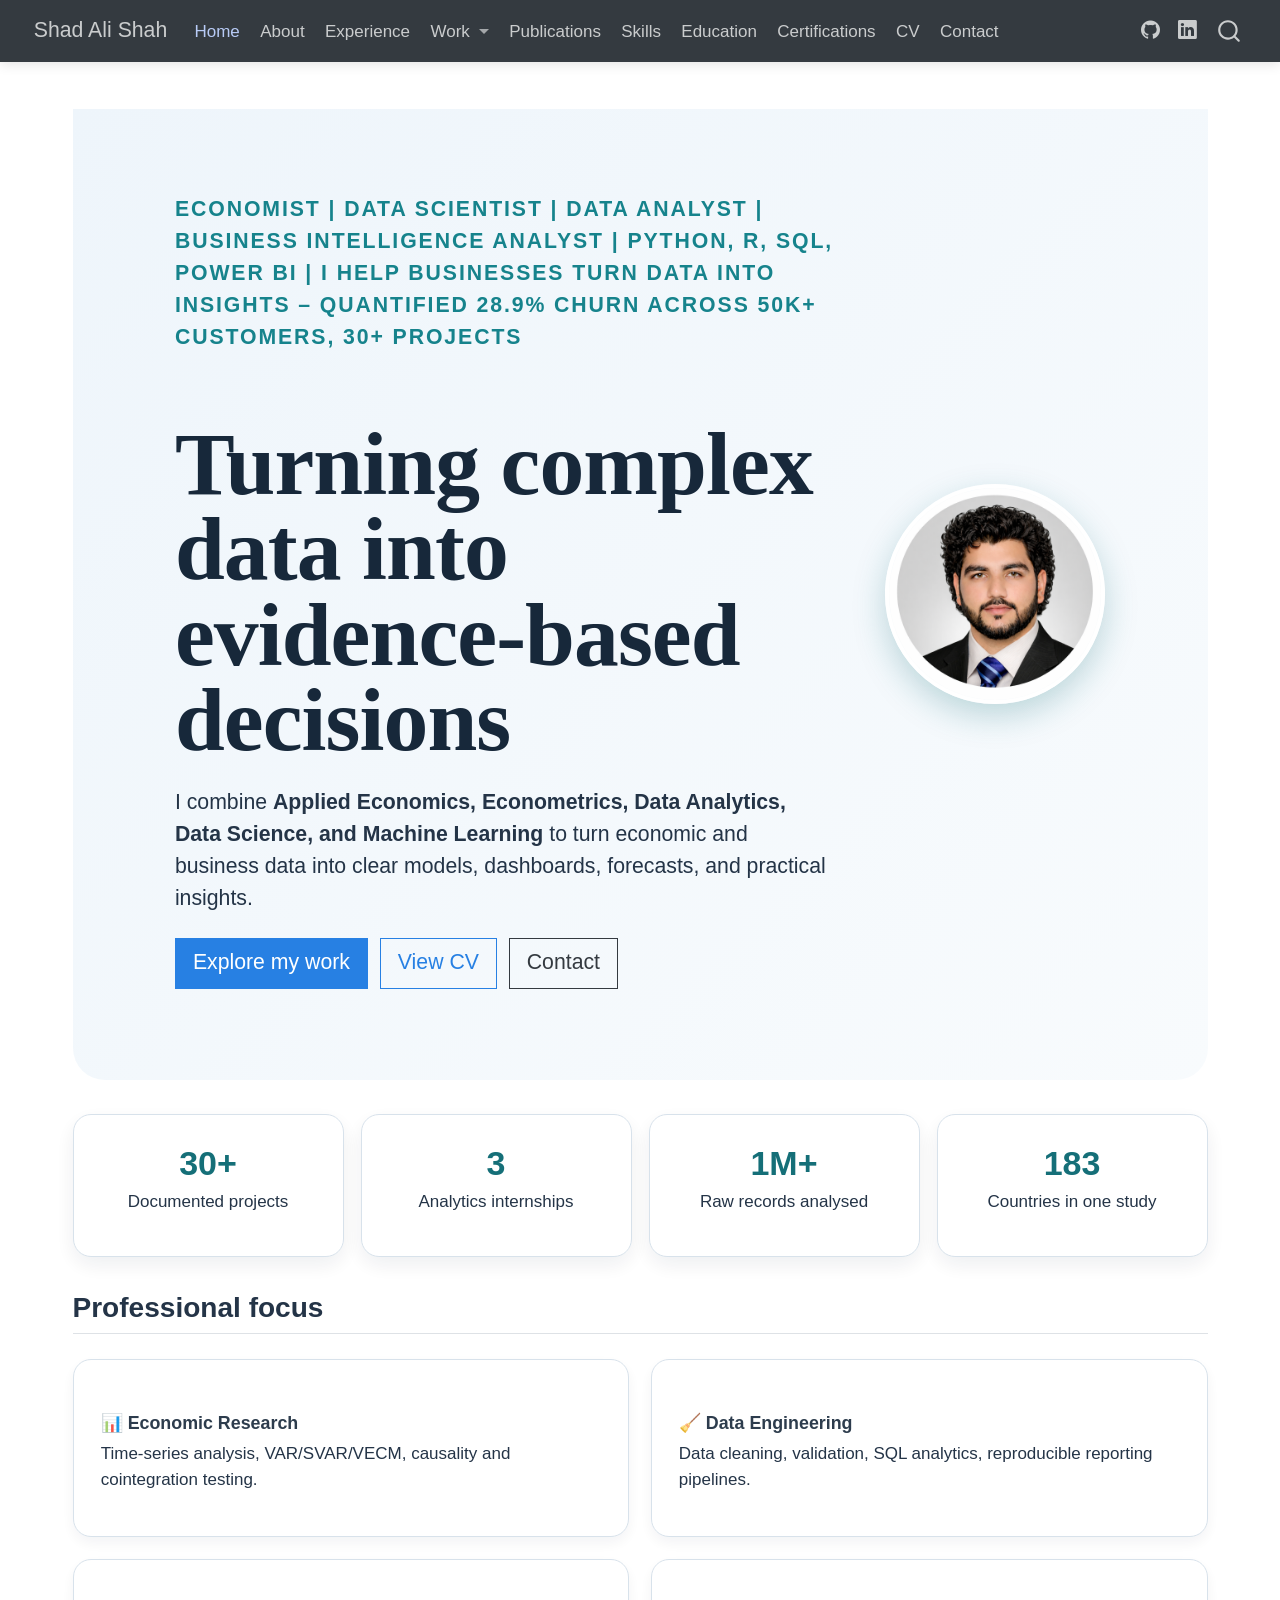
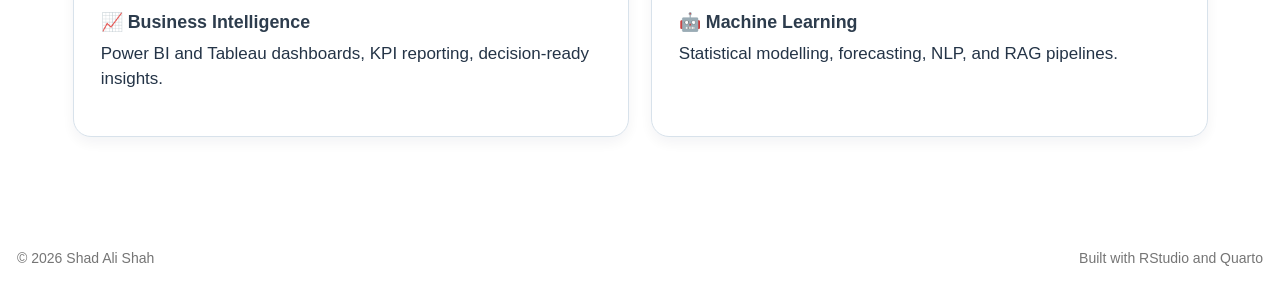
<file: docs/index.html>
<!DOCTYPE html>
<html xmlns="http://www.w3.org/1999/xhtml" lang="en" xml:lang="en"><head>

<meta charset="utf-8">
<meta name="generator" content="quarto-1.8.24">

<meta name="viewport" content="width=device-width, initial-scale=1.0, user-scalable=yes">


<title>Shad Ali Shah</title>
<style>
code{white-space: pre-wrap;}
span.smallcaps{font-variant: small-caps;}
div.columns{display: flex; gap: min(4vw, 1.5em);}
div.column{flex: auto; overflow-x: auto;}
div.hanging-indent{margin-left: 1.5em; text-indent: -1.5em;}
ul.task-list{list-style: none;}
ul.task-list li input[type="checkbox"] {
  width: 0.8em;
  margin: 0 0.8em 0.2em -1em; /* quarto-specific, see https://github.com/quarto-dev/quarto-cli/issues/4556 */ 
  vertical-align: middle;
}
</style>


<script src="site_libs/quarto-nav/quarto-nav.js"></script>
<script src="site_libs/quarto-nav/headroom.min.js"></script>
<script src="site_libs/clipboard/clipboard.min.js"></script>
<script src="site_libs/quarto-search/autocomplete.umd.js"></script>
<script src="site_libs/quarto-search/fuse.min.js"></script>
<script src="site_libs/quarto-search/quarto-search.js"></script>
<meta name="quarto:offset" content="./">
<link href="./assets/img/favicon.png" rel="icon" type="image/png">
<script src="site_libs/quarto-html/quarto.js" type="module"></script>
<script src="site_libs/quarto-html/tabsets/tabsets.js" type="module"></script>
<script src="site_libs/quarto-html/axe/axe-check.js" type="module"></script>
<script src="site_libs/quarto-html/popper.min.js"></script>
<script src="site_libs/quarto-html/tippy.umd.min.js"></script>
<script src="site_libs/quarto-html/anchor.min.js"></script>
<link href="site_libs/quarto-html/tippy.css" rel="stylesheet">
<link href="site_libs/quarto-html/quarto-syntax-highlighting-dc55a5b9e770e841cd82e46aadbfb9b0.css" rel="stylesheet" id="quarto-text-highlighting-styles">
<script src="site_libs/bootstrap/bootstrap.min.js"></script>
<link href="site_libs/bootstrap/bootstrap-icons.css" rel="stylesheet">
<link href="site_libs/bootstrap/bootstrap-ad05cf3b0d969654a1dcd69f04a11bdd.min.css" rel="stylesheet" append-hash="true" id="quarto-bootstrap" data-mode="light">
<script id="quarto-search-options" type="application/json">{
  "location": "navbar",
  "copy-button": false,
  "collapse-after": 3,
  "panel-placement": "end",
  "type": "overlay",
  "limit": 50,
  "keyboard-shortcut": [
    "f",
    "/",
    "s"
  ],
  "show-item-context": false,
  "language": {
    "search-no-results-text": "No results",
    "search-matching-documents-text": "matching documents",
    "search-copy-link-title": "Copy link to search",
    "search-hide-matches-text": "Hide additional matches",
    "search-more-match-text": "more match in this document",
    "search-more-matches-text": "more matches in this document",
    "search-clear-button-title": "Clear",
    "search-text-placeholder": "",
    "search-detached-cancel-button-title": "Cancel",
    "search-submit-button-title": "Submit",
    "search-label": "Search"
  }
}</script>
<style>html{ scroll-behavior: smooth; }</style>


<link rel="stylesheet" href="assets/css/styles.css">
</head>

<body class="nav-fixed quarto-light">

<div id="quarto-search-results"></div>
  <header id="quarto-header" class="headroom fixed-top">
    <nav class="navbar navbar-expand-lg " data-bs-theme="dark">
      <div class="navbar-container container-fluid">
      <div class="navbar-brand-container mx-auto">
    <a href="./index.html" class="navbar-brand navbar-brand-logo">
    </a>
    <a class="navbar-brand" href="./index.html">
    <span class="navbar-title">Shad Ali Shah</span>
    </a>
  </div>
            <div id="quarto-search" class="" title="Search"></div>
          <button class="navbar-toggler" type="button" data-bs-toggle="collapse" data-bs-target="#navbarCollapse" aria-controls="navbarCollapse" role="menu" aria-expanded="false" aria-label="Toggle navigation" onclick="if (window.quartoToggleHeadroom) { window.quartoToggleHeadroom(); }">
  <span class="navbar-toggler-icon"></span>
</button>
          <div class="collapse navbar-collapse" id="navbarCollapse">
            <ul class="navbar-nav navbar-nav-scroll me-auto">
  <li class="nav-item">
    <a class="nav-link active" href="./index.html" aria-current="page"> 
<span class="menu-text">Home</span></a>
  </li>  
  <li class="nav-item">
    <a class="nav-link" href="./about.html"> 
<span class="menu-text">About</span></a>
  </li>  
  <li class="nav-item">
    <a class="nav-link" href="./experience.html"> 
<span class="menu-text">Experience</span></a>
  </li>  
  <li class="nav-item dropdown ">
    <a class="nav-link dropdown-toggle" href="#" id="nav-menu-work" role="link" data-bs-toggle="dropdown" aria-expanded="false">
 <span class="menu-text">Work</span>
    </a>
    <ul class="dropdown-menu" aria-labelledby="nav-menu-work">    
        <li>
    <a class="dropdown-item" href="./projects.html">
 <span class="dropdown-text">Projects</span></a>
  </li>  
        <li>
    <a class="dropdown-item" href="./economic-analysis.html">
 <span class="dropdown-text">Economic Analysis</span></a>
  </li>  
        <li>
    <a class="dropdown-item" href="./data-science.html">
 <span class="dropdown-text">Data Science &amp; ML</span></a>
  </li>  
    </ul>
  </li>
  <li class="nav-item">
    <a class="nav-link" href="./publications.html"> 
<span class="menu-text">Publications</span></a>
  </li>  
  <li class="nav-item">
    <a class="nav-link" href="./skills.html"> 
<span class="menu-text">Skills</span></a>
  </li>  
  <li class="nav-item">
    <a class="nav-link" href="./education.html"> 
<span class="menu-text">Education</span></a>
  </li>  
  <li class="nav-item">
    <a class="nav-link" href="./certifications.html"> 
<span class="menu-text">Certifications</span></a>
  </li>  
  <li class="nav-item">
    <a class="nav-link" href="./cv.html"> 
<span class="menu-text">CV</span></a>
  </li>  
  <li class="nav-item">
    <a class="nav-link" href="./contact.html"> 
<span class="menu-text">Contact</span></a>
  </li>  
</ul>
            <ul class="navbar-nav navbar-nav-scroll ms-auto">
  <li class="nav-item compact">
    <a class="nav-link" href="https://github.com/shadalishah"> <i class="bi bi-github" role="img" aria-label="GitHub">
</i> 
<span class="menu-text"></span></a>
  </li>  
  <li class="nav-item compact">
    <a class="nav-link" href="https://www.linkedin.com/in/shadalishah/"> <i class="bi bi-linkedin" role="img" aria-label="LinkedIn">
</i> 
<span class="menu-text"></span></a>
  </li>  
</ul>
          </div> <!-- /navcollapse -->
            <div class="quarto-navbar-tools">
</div>
      </div> <!-- /container-fluid -->
    </nav>
</header>
<!-- content -->
<div id="quarto-content" class="quarto-container page-columns page-rows-contents page-layout-full page-navbar">
<!-- sidebar -->
<!-- margin-sidebar -->
    
<!-- main -->
<main class="content column-page" id="quarto-document-content"><header id="title-block-header" class="quarto-title-block"></header>




<div class="hero">
<div class="hero-inner">
<div class="hero-copy">
<div class="eyebrow">
<p>ECONOMIST | DATA SCIENTIST | DATA ANALYST | BUSINESS INTELLIGENCE ANALYST | Python, R, SQL, Power BI | I Help Businesses Turn Data Into Insights – Quantified 28.9% Churn Across 50K+ Customers, 30+ Projects</p>
</div>
<section id="turning-complex-data-into-evidence-based-decisions" class="level1">
<h1>Turning complex data into evidence-based decisions</h1>
<p>I combine <strong>Applied Economics, Econometrics, Data Analytics, Data Science, and Machine Learning</strong> to turn economic and business data into clear models, dashboards, forecasts, and practical insights.</p>
<p><a href="./projects.html" class="btn btn-primary btn-lg">Explore my work</a> <a href="./cv.html" class="btn btn-outline-primary btn-lg">View CV</a> <a href="./contact.html" class="btn btn-outline-secondary btn-lg">Contact</a></p>
</section>
</div>
<div class="hero-photo">
<p><img src="images/Shad_PIC.png" class="img-fluid"></p>
</div>
</div>
</div>
<div class="metric-grid">
<div class="metric-card">
<p><strong>30+</strong> Documented projects</p>
</div>
<div class="metric-card">
<p><strong>3</strong> Analytics internships</p>
</div>
<div class="metric-card">
<p><strong>1M+</strong> Raw records analysed</p>
</div>
<div class="metric-card">
<p><strong>183</strong> Countries in one study</p>
</div>
</div>
<section id="professional-focus" class="level2">
<h2 class="anchored" data-anchor-id="professional-focus">Professional focus</h2>
<div class="focus-grid">
<section id="economic-research" class="level3 focus-card">
<h3 class="anchored" data-anchor-id="economic-research">📊 Economic Research</h3>
<p>Time-series analysis, VAR/SVAR/VECM, causality and cointegration testing.</p>
</section>
<section id="data-engineering" class="level3 focus-card">
<h3 class="anchored" data-anchor-id="data-engineering">🧹 Data Engineering</h3>
<p>Data cleaning, validation, SQL analytics, reproducible reporting pipelines.</p>
</section>
<section id="business-intelligence" class="level3 focus-card">
<h3 class="anchored" data-anchor-id="business-intelligence">📈 Business Intelligence</h3>
<p>Power BI and Tableau dashboards, KPI reporting, decision-ready insights.</p>
</section>
<section id="machine-learning" class="level3 focus-card">
<h3 class="anchored" data-anchor-id="machine-learning">🤖 Machine Learning</h3>
<p>Statistical modelling, forecasting, NLP, and RAG pipelines.</p>
</section>
</div>


</section>

</main> <!-- /main -->
<script id="quarto-html-after-body" type="application/javascript">
  window.document.addEventListener("DOMContentLoaded", function (event) {
    const icon = "";
    const anchorJS = new window.AnchorJS();
    anchorJS.options = {
      placement: 'right',
      icon: icon
    };
    anchorJS.add('.anchored');
    const isCodeAnnotation = (el) => {
      for (const clz of el.classList) {
        if (clz.startsWith('code-annotation-')) {                     
          return true;
        }
      }
      return false;
    }
    const onCopySuccess = function(e) {
      // button target
      const button = e.trigger;
      // don't keep focus
      button.blur();
      // flash "checked"
      button.classList.add('code-copy-button-checked');
      var currentTitle = button.getAttribute("title");
      button.setAttribute("title", "Copied!");
      let tooltip;
      if (window.bootstrap) {
        button.setAttribute("data-bs-toggle", "tooltip");
        button.setAttribute("data-bs-placement", "left");
        button.setAttribute("data-bs-title", "Copied!");
        tooltip = new bootstrap.Tooltip(button, 
          { trigger: "manual", 
            customClass: "code-copy-button-tooltip",
            offset: [0, -8]});
        tooltip.show();    
      }
      setTimeout(function() {
        if (tooltip) {
          tooltip.hide();
          button.removeAttribute("data-bs-title");
          button.removeAttribute("data-bs-toggle");
          button.removeAttribute("data-bs-placement");
        }
        button.setAttribute("title", currentTitle);
        button.classList.remove('code-copy-button-checked');
      }, 1000);
      // clear code selection
      e.clearSelection();
    }
    const getTextToCopy = function(trigger) {
      const outerScaffold = trigger.parentElement.cloneNode(true);
      const codeEl = outerScaffold.querySelector('code');
      for (const childEl of codeEl.children) {
        if (isCodeAnnotation(childEl)) {
          childEl.remove();
        }
      }
      return codeEl.innerText;
    }
    const clipboard = new window.ClipboardJS('.code-copy-button:not([data-in-quarto-modal])', {
      text: getTextToCopy
    });
    clipboard.on('success', onCopySuccess);
    if (window.document.getElementById('quarto-embedded-source-code-modal')) {
      const clipboardModal = new window.ClipboardJS('.code-copy-button[data-in-quarto-modal]', {
        text: getTextToCopy,
        container: window.document.getElementById('quarto-embedded-source-code-modal')
      });
      clipboardModal.on('success', onCopySuccess);
    }
      var localhostRegex = new RegExp(/^(?:http|https):\/\/localhost\:?[0-9]*\//);
      var mailtoRegex = new RegExp(/^mailto:/);
        var filterRegex = new RegExp("https:\/\/shadalishah\.com");
      var isInternal = (href) => {
          return filterRegex.test(href) || localhostRegex.test(href) || mailtoRegex.test(href);
      }
      // Inspect non-navigation links and adorn them if external
     var links = window.document.querySelectorAll('a[href]:not(.nav-link):not(.navbar-brand):not(.toc-action):not(.sidebar-link):not(.sidebar-item-toggle):not(.pagination-link):not(.no-external):not([aria-hidden]):not(.dropdown-item):not(.quarto-navigation-tool):not(.about-link)');
      for (var i=0; i<links.length; i++) {
        const link = links[i];
        if (!isInternal(link.href)) {
          // undo the damage that might have been done by quarto-nav.js in the case of
          // links that we want to consider external
          if (link.dataset.originalHref !== undefined) {
            link.href = link.dataset.originalHref;
          }
            // target, if specified
            link.setAttribute("target", "_blank");
            if (link.getAttribute("rel") === null) {
              link.setAttribute("rel", "noopener");
            }
        }
      }
    function tippyHover(el, contentFn, onTriggerFn, onUntriggerFn) {
      const config = {
        allowHTML: true,
        maxWidth: 500,
        delay: 100,
        arrow: false,
        appendTo: function(el) {
            return el.parentElement;
        },
        interactive: true,
        interactiveBorder: 10,
        theme: 'quarto',
        placement: 'bottom-start',
      };
      if (contentFn) {
        config.content = contentFn;
      }
      if (onTriggerFn) {
        config.onTrigger = onTriggerFn;
      }
      if (onUntriggerFn) {
        config.onUntrigger = onUntriggerFn;
      }
      window.tippy(el, config); 
    }
    const noterefs = window.document.querySelectorAll('a[role="doc-noteref"]');
    for (var i=0; i<noterefs.length; i++) {
      const ref = noterefs[i];
      tippyHover(ref, function() {
        // use id or data attribute instead here
        let href = ref.getAttribute('data-footnote-href') || ref.getAttribute('href');
        try { href = new URL(href).hash; } catch {}
        const id = href.replace(/^#\/?/, "");
        const note = window.document.getElementById(id);
        if (note) {
          return note.innerHTML;
        } else {
          return "";
        }
      });
    }
    const xrefs = window.document.querySelectorAll('a.quarto-xref');
    const processXRef = (id, note) => {
      // Strip column container classes
      const stripColumnClz = (el) => {
        el.classList.remove("page-full", "page-columns");
        if (el.children) {
          for (const child of el.children) {
            stripColumnClz(child);
          }
        }
      }
      stripColumnClz(note)
      if (id === null || id.startsWith('sec-')) {
        // Special case sections, only their first couple elements
        const container = document.createElement("div");
        if (note.children && note.children.length > 2) {
          container.appendChild(note.children[0].cloneNode(true));
          for (let i = 1; i < note.children.length; i++) {
            const child = note.children[i];
            if (child.tagName === "P" && child.innerText === "") {
              continue;
            } else {
              container.appendChild(child.cloneNode(true));
              break;
            }
          }
          if (window.Quarto?.typesetMath) {
            window.Quarto.typesetMath(container);
          }
          return container.innerHTML
        } else {
          if (window.Quarto?.typesetMath) {
            window.Quarto.typesetMath(note);
          }
          return note.innerHTML;
        }
      } else {
        // Remove any anchor links if they are present
        const anchorLink = note.querySelector('a.anchorjs-link');
        if (anchorLink) {
          anchorLink.remove();
        }
        if (window.Quarto?.typesetMath) {
          window.Quarto.typesetMath(note);
        }
        if (note.classList.contains("callout")) {
          return note.outerHTML;
        } else {
          return note.innerHTML;
        }
      }
    }
    for (var i=0; i<xrefs.length; i++) {
      const xref = xrefs[i];
      tippyHover(xref, undefined, function(instance) {
        instance.disable();
        let url = xref.getAttribute('href');
        let hash = undefined; 
        if (url.startsWith('#')) {
          hash = url;
        } else {
          try { hash = new URL(url).hash; } catch {}
        }
        if (hash) {
          const id = hash.replace(/^#\/?/, "");
          const note = window.document.getElementById(id);
          if (note !== null) {
            try {
              const html = processXRef(id, note.cloneNode(true));
              instance.setContent(html);
            } finally {
              instance.enable();
              instance.show();
            }
          } else {
            // See if we can fetch this
            fetch(url.split('#')[0])
            .then(res => res.text())
            .then(html => {
              const parser = new DOMParser();
              const htmlDoc = parser.parseFromString(html, "text/html");
              const note = htmlDoc.getElementById(id);
              if (note !== null) {
                const html = processXRef(id, note);
                instance.setContent(html);
              } 
            }).finally(() => {
              instance.enable();
              instance.show();
            });
          }
        } else {
          // See if we can fetch a full url (with no hash to target)
          // This is a special case and we should probably do some content thinning / targeting
          fetch(url)
          .then(res => res.text())
          .then(html => {
            const parser = new DOMParser();
            const htmlDoc = parser.parseFromString(html, "text/html");
            const note = htmlDoc.querySelector('main.content');
            if (note !== null) {
              // This should only happen for chapter cross references
              // (since there is no id in the URL)
              // remove the first header
              if (note.children.length > 0 && note.children[0].tagName === "HEADER") {
                note.children[0].remove();
              }
              const html = processXRef(null, note);
              instance.setContent(html);
            } 
          }).finally(() => {
            instance.enable();
            instance.show();
          });
        }
      }, function(instance) {
      });
    }
        let selectedAnnoteEl;
        const selectorForAnnotation = ( cell, annotation) => {
          let cellAttr = 'data-code-cell="' + cell + '"';
          let lineAttr = 'data-code-annotation="' +  annotation + '"';
          const selector = 'span[' + cellAttr + '][' + lineAttr + ']';
          return selector;
        }
        const selectCodeLines = (annoteEl) => {
          const doc = window.document;
          const targetCell = annoteEl.getAttribute("data-target-cell");
          const targetAnnotation = annoteEl.getAttribute("data-target-annotation");
          const annoteSpan = window.document.querySelector(selectorForAnnotation(targetCell, targetAnnotation));
          const lines = annoteSpan.getAttribute("data-code-lines").split(",");
          const lineIds = lines.map((line) => {
            return targetCell + "-" + line;
          })
          let top = null;
          let height = null;
          let parent = null;
          if (lineIds.length > 0) {
              //compute the position of the single el (top and bottom and make a div)
              const el = window.document.getElementById(lineIds[0]);
              top = el.offsetTop;
              height = el.offsetHeight;
              parent = el.parentElement.parentElement;
            if (lineIds.length > 1) {
              const lastEl = window.document.getElementById(lineIds[lineIds.length - 1]);
              const bottom = lastEl.offsetTop + lastEl.offsetHeight;
              height = bottom - top;
            }
            if (top !== null && height !== null && parent !== null) {
              // cook up a div (if necessary) and position it 
              let div = window.document.getElementById("code-annotation-line-highlight");
              if (div === null) {
                div = window.document.createElement("div");
                div.setAttribute("id", "code-annotation-line-highlight");
                div.style.position = 'absolute';
                parent.appendChild(div);
              }
              div.style.top = top - 2 + "px";
              div.style.height = height + 4 + "px";
              div.style.left = 0;
              let gutterDiv = window.document.getElementById("code-annotation-line-highlight-gutter");
              if (gutterDiv === null) {
                gutterDiv = window.document.createElement("div");
                gutterDiv.setAttribute("id", "code-annotation-line-highlight-gutter");
                gutterDiv.style.position = 'absolute';
                const codeCell = window.document.getElementById(targetCell);
                const gutter = codeCell.querySelector('.code-annotation-gutter');
                gutter.appendChild(gutterDiv);
              }
              gutterDiv.style.top = top - 2 + "px";
              gutterDiv.style.height = height + 4 + "px";
            }
            selectedAnnoteEl = annoteEl;
          }
        };
        const unselectCodeLines = () => {
          const elementsIds = ["code-annotation-line-highlight", "code-annotation-line-highlight-gutter"];
          elementsIds.forEach((elId) => {
            const div = window.document.getElementById(elId);
            if (div) {
              div.remove();
            }
          });
          selectedAnnoteEl = undefined;
        };
          // Handle positioning of the toggle
      window.addEventListener(
        "resize",
        throttle(() => {
          elRect = undefined;
          if (selectedAnnoteEl) {
            selectCodeLines(selectedAnnoteEl);
          }
        }, 10)
      );
      function throttle(fn, ms) {
      let throttle = false;
      let timer;
        return (...args) => {
          if(!throttle) { // first call gets through
              fn.apply(this, args);
              throttle = true;
          } else { // all the others get throttled
              if(timer) clearTimeout(timer); // cancel #2
              timer = setTimeout(() => {
                fn.apply(this, args);
                timer = throttle = false;
              }, ms);
          }
        };
      }
        // Attach click handler to the DT
        const annoteDls = window.document.querySelectorAll('dt[data-target-cell]');
        for (const annoteDlNode of annoteDls) {
          annoteDlNode.addEventListener('click', (event) => {
            const clickedEl = event.target;
            if (clickedEl !== selectedAnnoteEl) {
              unselectCodeLines();
              const activeEl = window.document.querySelector('dt[data-target-cell].code-annotation-active');
              if (activeEl) {
                activeEl.classList.remove('code-annotation-active');
              }
              selectCodeLines(clickedEl);
              clickedEl.classList.add('code-annotation-active');
            } else {
              // Unselect the line
              unselectCodeLines();
              clickedEl.classList.remove('code-annotation-active');
            }
          });
        }
    const findCites = (el) => {
      const parentEl = el.parentElement;
      if (parentEl) {
        const cites = parentEl.dataset.cites;
        if (cites) {
          return {
            el,
            cites: cites.split(' ')
          };
        } else {
          return findCites(el.parentElement)
        }
      } else {
        return undefined;
      }
    };
    var bibliorefs = window.document.querySelectorAll('a[role="doc-biblioref"]');
    for (var i=0; i<bibliorefs.length; i++) {
      const ref = bibliorefs[i];
      const citeInfo = findCites(ref);
      if (citeInfo) {
        tippyHover(citeInfo.el, function() {
          var popup = window.document.createElement('div');
          citeInfo.cites.forEach(function(cite) {
            var citeDiv = window.document.createElement('div');
            citeDiv.classList.add('hanging-indent');
            citeDiv.classList.add('csl-entry');
            var biblioDiv = window.document.getElementById('ref-' + cite);
            if (biblioDiv) {
              citeDiv.innerHTML = biblioDiv.innerHTML;
            }
            popup.appendChild(citeDiv);
          });
          return popup.innerHTML;
        });
      }
    }
  });
  </script>
</div> <!-- /content -->
<footer class="footer">
  <div class="nav-footer">
    <div class="nav-footer-left">
<p>© 2026 Shad Ali Shah</p>
</div>   
    <div class="nav-footer-center">
      &nbsp;
    </div>
    <div class="nav-footer-right">
<p>Built with RStudio and Quarto</p>
</div>
  </div>
</footer>




<script src="site_libs/quarto-html/zenscroll-min.js"></script>
</body></html>
</file>
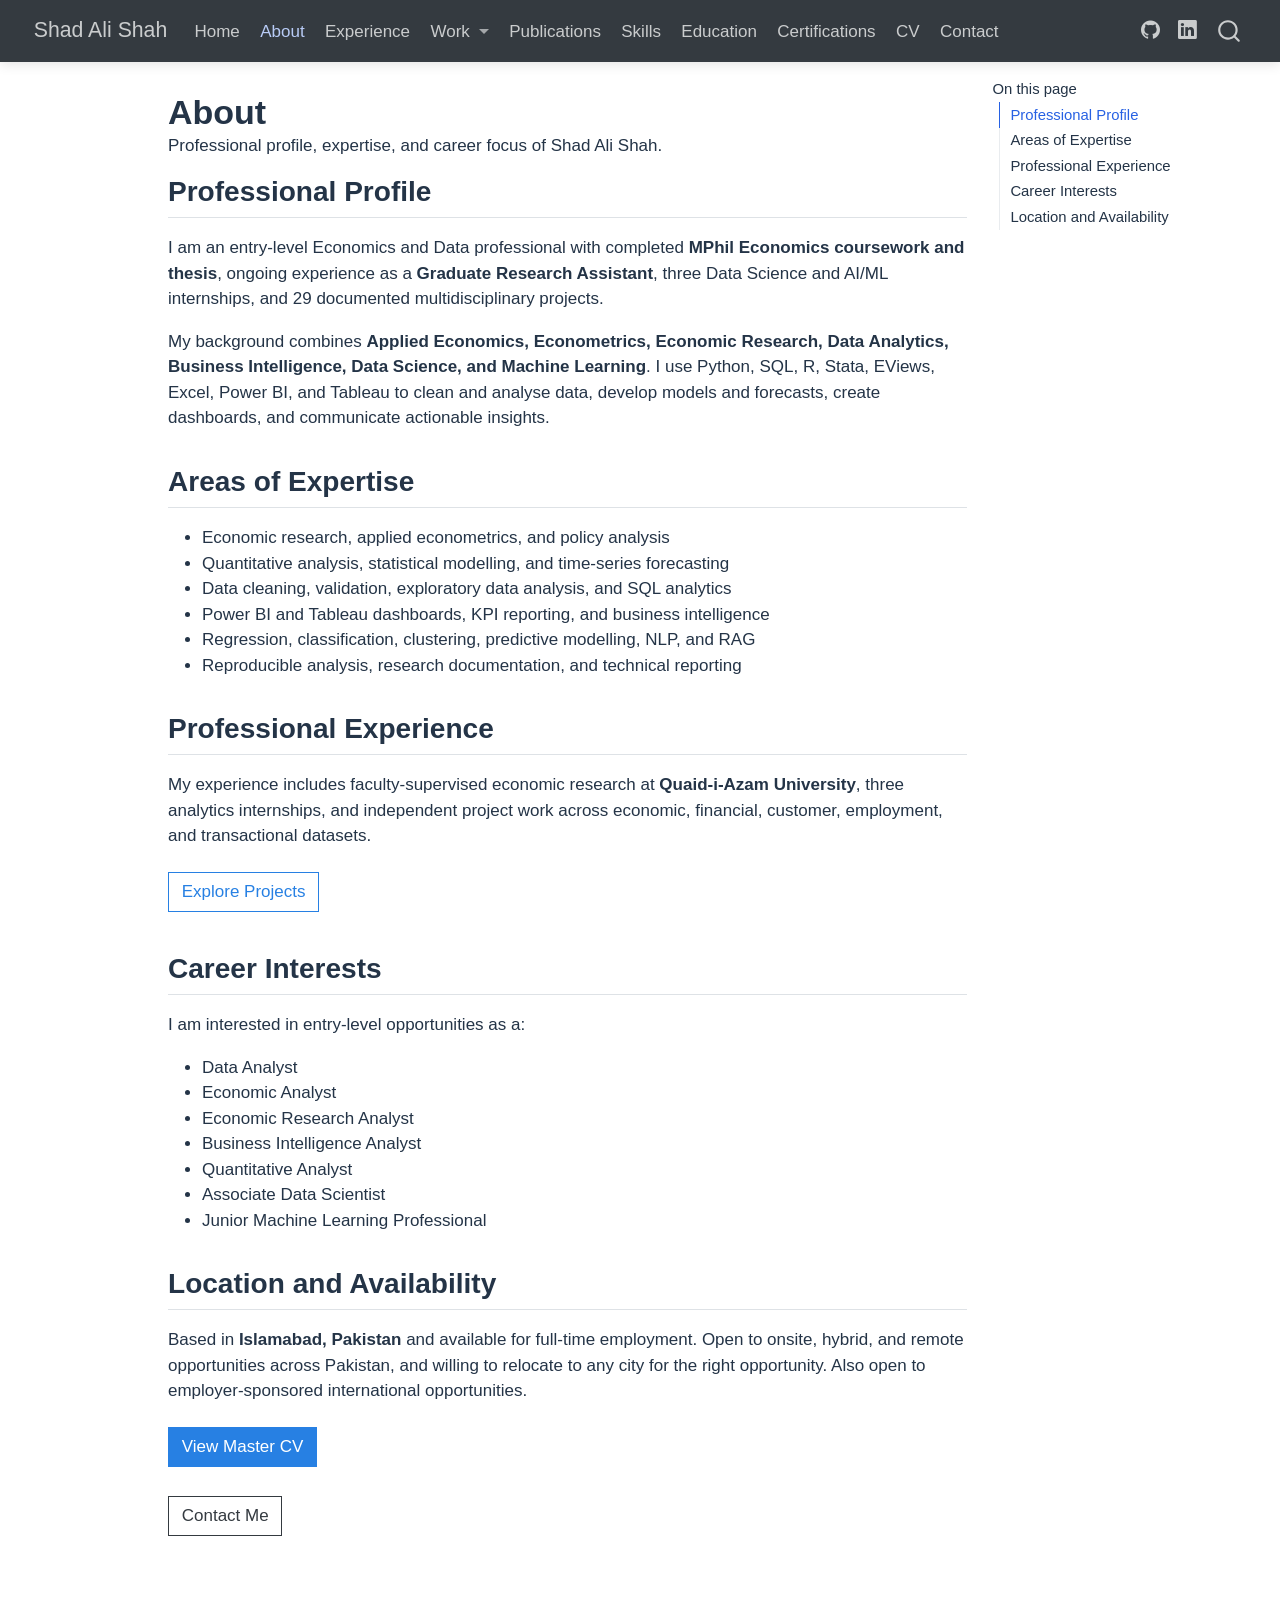
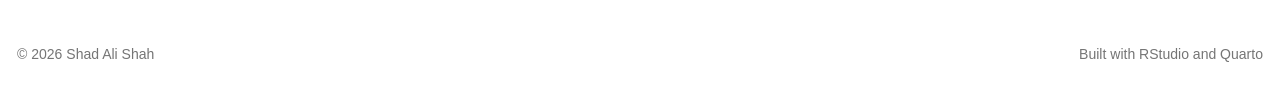
<file: docs/about.html>
<!DOCTYPE html>
<html xmlns="http://www.w3.org/1999/xhtml" lang="en" xml:lang="en"><head>

<meta charset="utf-8">
<meta name="generator" content="quarto-1.8.24">

<meta name="viewport" content="width=device-width, initial-scale=1.0, user-scalable=yes">

<meta name="description" content="Professional profile, expertise, and career focus of Shad Ali Shah.">

<title>About – Shad Ali Shah</title>
<style>
code{white-space: pre-wrap;}
span.smallcaps{font-variant: small-caps;}
div.columns{display: flex; gap: min(4vw, 1.5em);}
div.column{flex: auto; overflow-x: auto;}
div.hanging-indent{margin-left: 1.5em; text-indent: -1.5em;}
ul.task-list{list-style: none;}
ul.task-list li input[type="checkbox"] {
  width: 0.8em;
  margin: 0 0.8em 0.2em -1em; /* quarto-specific, see https://github.com/quarto-dev/quarto-cli/issues/4556 */ 
  vertical-align: middle;
}
</style>


<script src="site_libs/quarto-nav/quarto-nav.js"></script>
<script src="site_libs/quarto-nav/headroom.min.js"></script>
<script src="site_libs/clipboard/clipboard.min.js"></script>
<script src="site_libs/quarto-search/autocomplete.umd.js"></script>
<script src="site_libs/quarto-search/fuse.min.js"></script>
<script src="site_libs/quarto-search/quarto-search.js"></script>
<meta name="quarto:offset" content="./">
<link href="./assets/img/favicon.png" rel="icon" type="image/png">
<script src="site_libs/quarto-html/quarto.js" type="module"></script>
<script src="site_libs/quarto-html/tabsets/tabsets.js" type="module"></script>
<script src="site_libs/quarto-html/axe/axe-check.js" type="module"></script>
<script src="site_libs/quarto-html/popper.min.js"></script>
<script src="site_libs/quarto-html/tippy.umd.min.js"></script>
<script src="site_libs/quarto-html/anchor.min.js"></script>
<link href="site_libs/quarto-html/tippy.css" rel="stylesheet">
<link href="site_libs/quarto-html/quarto-syntax-highlighting-dc55a5b9e770e841cd82e46aadbfb9b0.css" rel="stylesheet" id="quarto-text-highlighting-styles">
<script src="site_libs/bootstrap/bootstrap.min.js"></script>
<link href="site_libs/bootstrap/bootstrap-icons.css" rel="stylesheet">
<link href="site_libs/bootstrap/bootstrap-ad05cf3b0d969654a1dcd69f04a11bdd.min.css" rel="stylesheet" append-hash="true" id="quarto-bootstrap" data-mode="light">
<script id="quarto-search-options" type="application/json">{
  "location": "navbar",
  "copy-button": false,
  "collapse-after": 3,
  "panel-placement": "end",
  "type": "overlay",
  "limit": 50,
  "keyboard-shortcut": [
    "f",
    "/",
    "s"
  ],
  "show-item-context": false,
  "language": {
    "search-no-results-text": "No results",
    "search-matching-documents-text": "matching documents",
    "search-copy-link-title": "Copy link to search",
    "search-hide-matches-text": "Hide additional matches",
    "search-more-match-text": "more match in this document",
    "search-more-matches-text": "more matches in this document",
    "search-clear-button-title": "Clear",
    "search-text-placeholder": "",
    "search-detached-cancel-button-title": "Cancel",
    "search-submit-button-title": "Submit",
    "search-label": "Search"
  }
}</script>
<style>html{ scroll-behavior: smooth; }</style>


<link rel="stylesheet" href="assets/css/styles.css">
</head>

<body class="nav-fixed quarto-light">

<div id="quarto-search-results"></div>
  <header id="quarto-header" class="headroom fixed-top">
    <nav class="navbar navbar-expand-lg " data-bs-theme="dark">
      <div class="navbar-container container-fluid">
      <div class="navbar-brand-container mx-auto">
    <a href="./index.html" class="navbar-brand navbar-brand-logo">
    </a>
    <a class="navbar-brand" href="./index.html">
    <span class="navbar-title">Shad Ali Shah</span>
    </a>
  </div>
            <div id="quarto-search" class="" title="Search"></div>
          <button class="navbar-toggler" type="button" data-bs-toggle="collapse" data-bs-target="#navbarCollapse" aria-controls="navbarCollapse" role="menu" aria-expanded="false" aria-label="Toggle navigation" onclick="if (window.quartoToggleHeadroom) { window.quartoToggleHeadroom(); }">
  <span class="navbar-toggler-icon"></span>
</button>
          <div class="collapse navbar-collapse" id="navbarCollapse">
            <ul class="navbar-nav navbar-nav-scroll me-auto">
  <li class="nav-item">
    <a class="nav-link" href="./index.html"> 
<span class="menu-text">Home</span></a>
  </li>  
  <li class="nav-item">
    <a class="nav-link active" href="./about.html" aria-current="page"> 
<span class="menu-text">About</span></a>
  </li>  
  <li class="nav-item">
    <a class="nav-link" href="./experience.html"> 
<span class="menu-text">Experience</span></a>
  </li>  
  <li class="nav-item dropdown ">
    <a class="nav-link dropdown-toggle" href="#" id="nav-menu-work" role="link" data-bs-toggle="dropdown" aria-expanded="false">
 <span class="menu-text">Work</span>
    </a>
    <ul class="dropdown-menu" aria-labelledby="nav-menu-work">    
        <li>
    <a class="dropdown-item" href="./projects.html">
 <span class="dropdown-text">Projects</span></a>
  </li>  
        <li>
    <a class="dropdown-item" href="./economic-analysis.html">
 <span class="dropdown-text">Economic Analysis</span></a>
  </li>  
        <li>
    <a class="dropdown-item" href="./data-science.html">
 <span class="dropdown-text">Data Science &amp; ML</span></a>
  </li>  
    </ul>
  </li>
  <li class="nav-item">
    <a class="nav-link" href="./publications.html"> 
<span class="menu-text">Publications</span></a>
  </li>  
  <li class="nav-item">
    <a class="nav-link" href="./skills.html"> 
<span class="menu-text">Skills</span></a>
  </li>  
  <li class="nav-item">
    <a class="nav-link" href="./education.html"> 
<span class="menu-text">Education</span></a>
  </li>  
  <li class="nav-item">
    <a class="nav-link" href="./certifications.html"> 
<span class="menu-text">Certifications</span></a>
  </li>  
  <li class="nav-item">
    <a class="nav-link" href="./cv.html"> 
<span class="menu-text">CV</span></a>
  </li>  
  <li class="nav-item">
    <a class="nav-link" href="./contact.html"> 
<span class="menu-text">Contact</span></a>
  </li>  
</ul>
            <ul class="navbar-nav navbar-nav-scroll ms-auto">
  <li class="nav-item compact">
    <a class="nav-link" href="https://github.com/shadalishah"> <i class="bi bi-github" role="img" aria-label="GitHub">
</i> 
<span class="menu-text"></span></a>
  </li>  
  <li class="nav-item compact">
    <a class="nav-link" href="https://www.linkedin.com/in/shadalishah/"> <i class="bi bi-linkedin" role="img" aria-label="LinkedIn">
</i> 
<span class="menu-text"></span></a>
  </li>  
</ul>
          </div> <!-- /navcollapse -->
            <div class="quarto-navbar-tools">
</div>
      </div> <!-- /container-fluid -->
    </nav>
</header>
<!-- content -->
<div id="quarto-content" class="quarto-container page-columns page-rows-contents page-layout-article page-navbar">
<!-- sidebar -->
<!-- margin-sidebar -->
    <div id="quarto-margin-sidebar" class="sidebar margin-sidebar">
        <nav id="TOC" role="doc-toc" class="toc-active">
    <h2 id="toc-title">On this page</h2>
   
  <ul>
  <li><a href="#professional-profile" id="toc-professional-profile" class="nav-link active" data-scroll-target="#professional-profile">Professional Profile</a></li>
  <li><a href="#areas-of-expertise" id="toc-areas-of-expertise" class="nav-link" data-scroll-target="#areas-of-expertise">Areas of Expertise</a></li>
  <li><a href="#professional-experience" id="toc-professional-experience" class="nav-link" data-scroll-target="#professional-experience">Professional Experience</a></li>
  <li><a href="#career-interests" id="toc-career-interests" class="nav-link" data-scroll-target="#career-interests">Career Interests</a></li>
  <li><a href="#location-and-availability" id="toc-location-and-availability" class="nav-link" data-scroll-target="#location-and-availability">Location and Availability</a></li>
  </ul>
</nav>
    </div>
<!-- main -->
<main class="content" id="quarto-document-content">

<header id="title-block-header" class="quarto-title-block default">
<div class="quarto-title">
<h1 class="title">About</h1>
</div>

<div>
  <div class="description">
    Professional profile, expertise, and career focus of Shad Ali Shah.
  </div>
</div>


<div class="quarto-title-meta">

    
  
    
  </div>
  


</header>


<section id="professional-profile" class="level2">
<h2 class="anchored" data-anchor-id="professional-profile">Professional Profile</h2>
<p>I am an entry-level Economics and Data professional with completed <strong>MPhil Economics coursework and thesis</strong>, ongoing experience as a <strong>Graduate Research Assistant</strong>, three Data Science and AI/ML internships, and 29 documented multidisciplinary projects.</p>
<p>My background combines <strong>Applied Economics, Econometrics, Economic Research, Data Analytics, Business Intelligence, Data Science, and Machine Learning</strong>. I use Python, SQL, R, Stata, EViews, Excel, Power BI, and Tableau to clean and analyse data, develop models and forecasts, create dashboards, and communicate actionable insights.</p>
</section>
<section id="areas-of-expertise" class="level2">
<h2 class="anchored" data-anchor-id="areas-of-expertise">Areas of Expertise</h2>
<ul>
<li>Economic research, applied econometrics, and policy analysis</li>
<li>Quantitative analysis, statistical modelling, and time-series forecasting</li>
<li>Data cleaning, validation, exploratory data analysis, and SQL analytics</li>
<li>Power BI and Tableau dashboards, KPI reporting, and business intelligence</li>
<li>Regression, classification, clustering, predictive modelling, NLP, and RAG</li>
<li>Reproducible analysis, research documentation, and technical reporting</li>
</ul>
</section>
<section id="professional-experience" class="level2">
<h2 class="anchored" data-anchor-id="professional-experience">Professional Experience</h2>
<p>My experience includes faculty-supervised economic research at <strong>Quaid-i-Azam University</strong>, three analytics internships, and independent project work across economic, financial, customer, employment, and transactional datasets.</p>
<p><a href="./projects.html" class="btn btn-outline-primary">Explore Projects</a></p>
</section>
<section id="career-interests" class="level2">
<h2 class="anchored" data-anchor-id="career-interests">Career Interests</h2>
<p>I am interested in entry-level opportunities as a:</p>
<ul>
<li>Data Analyst</li>
<li>Economic Analyst</li>
<li>Economic Research Analyst</li>
<li>Business Intelligence Analyst</li>
<li>Quantitative Analyst</li>
<li>Associate Data Scientist</li>
<li>Junior Machine Learning Professional</li>
</ul>
</section>
<section id="location-and-availability" class="level2">
<h2 class="anchored" data-anchor-id="location-and-availability">Location and Availability</h2>
<p>Based in <strong>Islamabad, Pakistan</strong> and available for full-time employment. Open to onsite, hybrid, and remote opportunities across Pakistan, and willing to relocate to any city for the right opportunity. Also open to employer-sponsored international opportunities.</p>
<p><a href="./cv.html" class="btn btn-primary">View Master CV</a></p>
<p><a href="./contact.html" class="btn btn-outline-secondary">Contact Me</a></p>


</section>

</main> <!-- /main -->
<script id="quarto-html-after-body" type="application/javascript">
  window.document.addEventListener("DOMContentLoaded", function (event) {
    const icon = "";
    const anchorJS = new window.AnchorJS();
    anchorJS.options = {
      placement: 'right',
      icon: icon
    };
    anchorJS.add('.anchored');
    const isCodeAnnotation = (el) => {
      for (const clz of el.classList) {
        if (clz.startsWith('code-annotation-')) {                     
          return true;
        }
      }
      return false;
    }
    const onCopySuccess = function(e) {
      // button target
      const button = e.trigger;
      // don't keep focus
      button.blur();
      // flash "checked"
      button.classList.add('code-copy-button-checked');
      var currentTitle = button.getAttribute("title");
      button.setAttribute("title", "Copied!");
      let tooltip;
      if (window.bootstrap) {
        button.setAttribute("data-bs-toggle", "tooltip");
        button.setAttribute("data-bs-placement", "left");
        button.setAttribute("data-bs-title", "Copied!");
        tooltip = new bootstrap.Tooltip(button, 
          { trigger: "manual", 
            customClass: "code-copy-button-tooltip",
            offset: [0, -8]});
        tooltip.show();    
      }
      setTimeout(function() {
        if (tooltip) {
          tooltip.hide();
          button.removeAttribute("data-bs-title");
          button.removeAttribute("data-bs-toggle");
          button.removeAttribute("data-bs-placement");
        }
        button.setAttribute("title", currentTitle);
        button.classList.remove('code-copy-button-checked');
      }, 1000);
      // clear code selection
      e.clearSelection();
    }
    const getTextToCopy = function(trigger) {
      const outerScaffold = trigger.parentElement.cloneNode(true);
      const codeEl = outerScaffold.querySelector('code');
      for (const childEl of codeEl.children) {
        if (isCodeAnnotation(childEl)) {
          childEl.remove();
        }
      }
      return codeEl.innerText;
    }
    const clipboard = new window.ClipboardJS('.code-copy-button:not([data-in-quarto-modal])', {
      text: getTextToCopy
    });
    clipboard.on('success', onCopySuccess);
    if (window.document.getElementById('quarto-embedded-source-code-modal')) {
      const clipboardModal = new window.ClipboardJS('.code-copy-button[data-in-quarto-modal]', {
        text: getTextToCopy,
        container: window.document.getElementById('quarto-embedded-source-code-modal')
      });
      clipboardModal.on('success', onCopySuccess);
    }
      var localhostRegex = new RegExp(/^(?:http|https):\/\/localhost\:?[0-9]*\//);
      var mailtoRegex = new RegExp(/^mailto:/);
        var filterRegex = new RegExp("https:\/\/shadalishah\.com");
      var isInternal = (href) => {
          return filterRegex.test(href) || localhostRegex.test(href) || mailtoRegex.test(href);
      }
      // Inspect non-navigation links and adorn them if external
     var links = window.document.querySelectorAll('a[href]:not(.nav-link):not(.navbar-brand):not(.toc-action):not(.sidebar-link):not(.sidebar-item-toggle):not(.pagination-link):not(.no-external):not([aria-hidden]):not(.dropdown-item):not(.quarto-navigation-tool):not(.about-link)');
      for (var i=0; i<links.length; i++) {
        const link = links[i];
        if (!isInternal(link.href)) {
          // undo the damage that might have been done by quarto-nav.js in the case of
          // links that we want to consider external
          if (link.dataset.originalHref !== undefined) {
            link.href = link.dataset.originalHref;
          }
            // target, if specified
            link.setAttribute("target", "_blank");
            if (link.getAttribute("rel") === null) {
              link.setAttribute("rel", "noopener");
            }
        }
      }
    function tippyHover(el, contentFn, onTriggerFn, onUntriggerFn) {
      const config = {
        allowHTML: true,
        maxWidth: 500,
        delay: 100,
        arrow: false,
        appendTo: function(el) {
            return el.parentElement;
        },
        interactive: true,
        interactiveBorder: 10,
        theme: 'quarto',
        placement: 'bottom-start',
      };
      if (contentFn) {
        config.content = contentFn;
      }
      if (onTriggerFn) {
        config.onTrigger = onTriggerFn;
      }
      if (onUntriggerFn) {
        config.onUntrigger = onUntriggerFn;
      }
      window.tippy(el, config); 
    }
    const noterefs = window.document.querySelectorAll('a[role="doc-noteref"]');
    for (var i=0; i<noterefs.length; i++) {
      const ref = noterefs[i];
      tippyHover(ref, function() {
        // use id or data attribute instead here
        let href = ref.getAttribute('data-footnote-href') || ref.getAttribute('href');
        try { href = new URL(href).hash; } catch {}
        const id = href.replace(/^#\/?/, "");
        const note = window.document.getElementById(id);
        if (note) {
          return note.innerHTML;
        } else {
          return "";
        }
      });
    }
    const xrefs = window.document.querySelectorAll('a.quarto-xref');
    const processXRef = (id, note) => {
      // Strip column container classes
      const stripColumnClz = (el) => {
        el.classList.remove("page-full", "page-columns");
        if (el.children) {
          for (const child of el.children) {
            stripColumnClz(child);
          }
        }
      }
      stripColumnClz(note)
      if (id === null || id.startsWith('sec-')) {
        // Special case sections, only their first couple elements
        const container = document.createElement("div");
        if (note.children && note.children.length > 2) {
          container.appendChild(note.children[0].cloneNode(true));
          for (let i = 1; i < note.children.length; i++) {
            const child = note.children[i];
            if (child.tagName === "P" && child.innerText === "") {
              continue;
            } else {
              container.appendChild(child.cloneNode(true));
              break;
            }
          }
          if (window.Quarto?.typesetMath) {
            window.Quarto.typesetMath(container);
          }
          return container.innerHTML
        } else {
          if (window.Quarto?.typesetMath) {
            window.Quarto.typesetMath(note);
          }
          return note.innerHTML;
        }
      } else {
        // Remove any anchor links if they are present
        const anchorLink = note.querySelector('a.anchorjs-link');
        if (anchorLink) {
          anchorLink.remove();
        }
        if (window.Quarto?.typesetMath) {
          window.Quarto.typesetMath(note);
        }
        if (note.classList.contains("callout")) {
          return note.outerHTML;
        } else {
          return note.innerHTML;
        }
      }
    }
    for (var i=0; i<xrefs.length; i++) {
      const xref = xrefs[i];
      tippyHover(xref, undefined, function(instance) {
        instance.disable();
        let url = xref.getAttribute('href');
        let hash = undefined; 
        if (url.startsWith('#')) {
          hash = url;
        } else {
          try { hash = new URL(url).hash; } catch {}
        }
        if (hash) {
          const id = hash.replace(/^#\/?/, "");
          const note = window.document.getElementById(id);
          if (note !== null) {
            try {
              const html = processXRef(id, note.cloneNode(true));
              instance.setContent(html);
            } finally {
              instance.enable();
              instance.show();
            }
          } else {
            // See if we can fetch this
            fetch(url.split('#')[0])
            .then(res => res.text())
            .then(html => {
              const parser = new DOMParser();
              const htmlDoc = parser.parseFromString(html, "text/html");
              const note = htmlDoc.getElementById(id);
              if (note !== null) {
                const html = processXRef(id, note);
                instance.setContent(html);
              } 
            }).finally(() => {
              instance.enable();
              instance.show();
            });
          }
        } else {
          // See if we can fetch a full url (with no hash to target)
          // This is a special case and we should probably do some content thinning / targeting
          fetch(url)
          .then(res => res.text())
          .then(html => {
            const parser = new DOMParser();
            const htmlDoc = parser.parseFromString(html, "text/html");
            const note = htmlDoc.querySelector('main.content');
            if (note !== null) {
              // This should only happen for chapter cross references
              // (since there is no id in the URL)
              // remove the first header
              if (note.children.length > 0 && note.children[0].tagName === "HEADER") {
                note.children[0].remove();
              }
              const html = processXRef(null, note);
              instance.setContent(html);
            } 
          }).finally(() => {
            instance.enable();
            instance.show();
          });
        }
      }, function(instance) {
      });
    }
        let selectedAnnoteEl;
        const selectorForAnnotation = ( cell, annotation) => {
          let cellAttr = 'data-code-cell="' + cell + '"';
          let lineAttr = 'data-code-annotation="' +  annotation + '"';
          const selector = 'span[' + cellAttr + '][' + lineAttr + ']';
          return selector;
        }
        const selectCodeLines = (annoteEl) => {
          const doc = window.document;
          const targetCell = annoteEl.getAttribute("data-target-cell");
          const targetAnnotation = annoteEl.getAttribute("data-target-annotation");
          const annoteSpan = window.document.querySelector(selectorForAnnotation(targetCell, targetAnnotation));
          const lines = annoteSpan.getAttribute("data-code-lines").split(",");
          const lineIds = lines.map((line) => {
            return targetCell + "-" + line;
          })
          let top = null;
          let height = null;
          let parent = null;
          if (lineIds.length > 0) {
              //compute the position of the single el (top and bottom and make a div)
              const el = window.document.getElementById(lineIds[0]);
              top = el.offsetTop;
              height = el.offsetHeight;
              parent = el.parentElement.parentElement;
            if (lineIds.length > 1) {
              const lastEl = window.document.getElementById(lineIds[lineIds.length - 1]);
              const bottom = lastEl.offsetTop + lastEl.offsetHeight;
              height = bottom - top;
            }
            if (top !== null && height !== null && parent !== null) {
              // cook up a div (if necessary) and position it 
              let div = window.document.getElementById("code-annotation-line-highlight");
              if (div === null) {
                div = window.document.createElement("div");
                div.setAttribute("id", "code-annotation-line-highlight");
                div.style.position = 'absolute';
                parent.appendChild(div);
              }
              div.style.top = top - 2 + "px";
              div.style.height = height + 4 + "px";
              div.style.left = 0;
              let gutterDiv = window.document.getElementById("code-annotation-line-highlight-gutter");
              if (gutterDiv === null) {
                gutterDiv = window.document.createElement("div");
                gutterDiv.setAttribute("id", "code-annotation-line-highlight-gutter");
                gutterDiv.style.position = 'absolute';
                const codeCell = window.document.getElementById(targetCell);
                const gutter = codeCell.querySelector('.code-annotation-gutter');
                gutter.appendChild(gutterDiv);
              }
              gutterDiv.style.top = top - 2 + "px";
              gutterDiv.style.height = height + 4 + "px";
            }
            selectedAnnoteEl = annoteEl;
          }
        };
        const unselectCodeLines = () => {
          const elementsIds = ["code-annotation-line-highlight", "code-annotation-line-highlight-gutter"];
          elementsIds.forEach((elId) => {
            const div = window.document.getElementById(elId);
            if (div) {
              div.remove();
            }
          });
          selectedAnnoteEl = undefined;
        };
          // Handle positioning of the toggle
      window.addEventListener(
        "resize",
        throttle(() => {
          elRect = undefined;
          if (selectedAnnoteEl) {
            selectCodeLines(selectedAnnoteEl);
          }
        }, 10)
      );
      function throttle(fn, ms) {
      let throttle = false;
      let timer;
        return (...args) => {
          if(!throttle) { // first call gets through
              fn.apply(this, args);
              throttle = true;
          } else { // all the others get throttled
              if(timer) clearTimeout(timer); // cancel #2
              timer = setTimeout(() => {
                fn.apply(this, args);
                timer = throttle = false;
              }, ms);
          }
        };
      }
        // Attach click handler to the DT
        const annoteDls = window.document.querySelectorAll('dt[data-target-cell]');
        for (const annoteDlNode of annoteDls) {
          annoteDlNode.addEventListener('click', (event) => {
            const clickedEl = event.target;
            if (clickedEl !== selectedAnnoteEl) {
              unselectCodeLines();
              const activeEl = window.document.querySelector('dt[data-target-cell].code-annotation-active');
              if (activeEl) {
                activeEl.classList.remove('code-annotation-active');
              }
              selectCodeLines(clickedEl);
              clickedEl.classList.add('code-annotation-active');
            } else {
              // Unselect the line
              unselectCodeLines();
              clickedEl.classList.remove('code-annotation-active');
            }
          });
        }
    const findCites = (el) => {
      const parentEl = el.parentElement;
      if (parentEl) {
        const cites = parentEl.dataset.cites;
        if (cites) {
          return {
            el,
            cites: cites.split(' ')
          };
        } else {
          return findCites(el.parentElement)
        }
      } else {
        return undefined;
      }
    };
    var bibliorefs = window.document.querySelectorAll('a[role="doc-biblioref"]');
    for (var i=0; i<bibliorefs.length; i++) {
      const ref = bibliorefs[i];
      const citeInfo = findCites(ref);
      if (citeInfo) {
        tippyHover(citeInfo.el, function() {
          var popup = window.document.createElement('div');
          citeInfo.cites.forEach(function(cite) {
            var citeDiv = window.document.createElement('div');
            citeDiv.classList.add('hanging-indent');
            citeDiv.classList.add('csl-entry');
            var biblioDiv = window.document.getElementById('ref-' + cite);
            if (biblioDiv) {
              citeDiv.innerHTML = biblioDiv.innerHTML;
            }
            popup.appendChild(citeDiv);
          });
          return popup.innerHTML;
        });
      }
    }
  });
  </script>
</div> <!-- /content -->
<footer class="footer">
  <div class="nav-footer">
    <div class="nav-footer-left">
<p>© 2026 Shad Ali Shah</p>
</div>   
    <div class="nav-footer-center">
      &nbsp;
    </div>
    <div class="nav-footer-right">
<p>Built with RStudio and Quarto</p>
</div>
  </div>
</footer>




<script src="site_libs/quarto-html/zenscroll-min.js"></script>
</body></html>
</file>
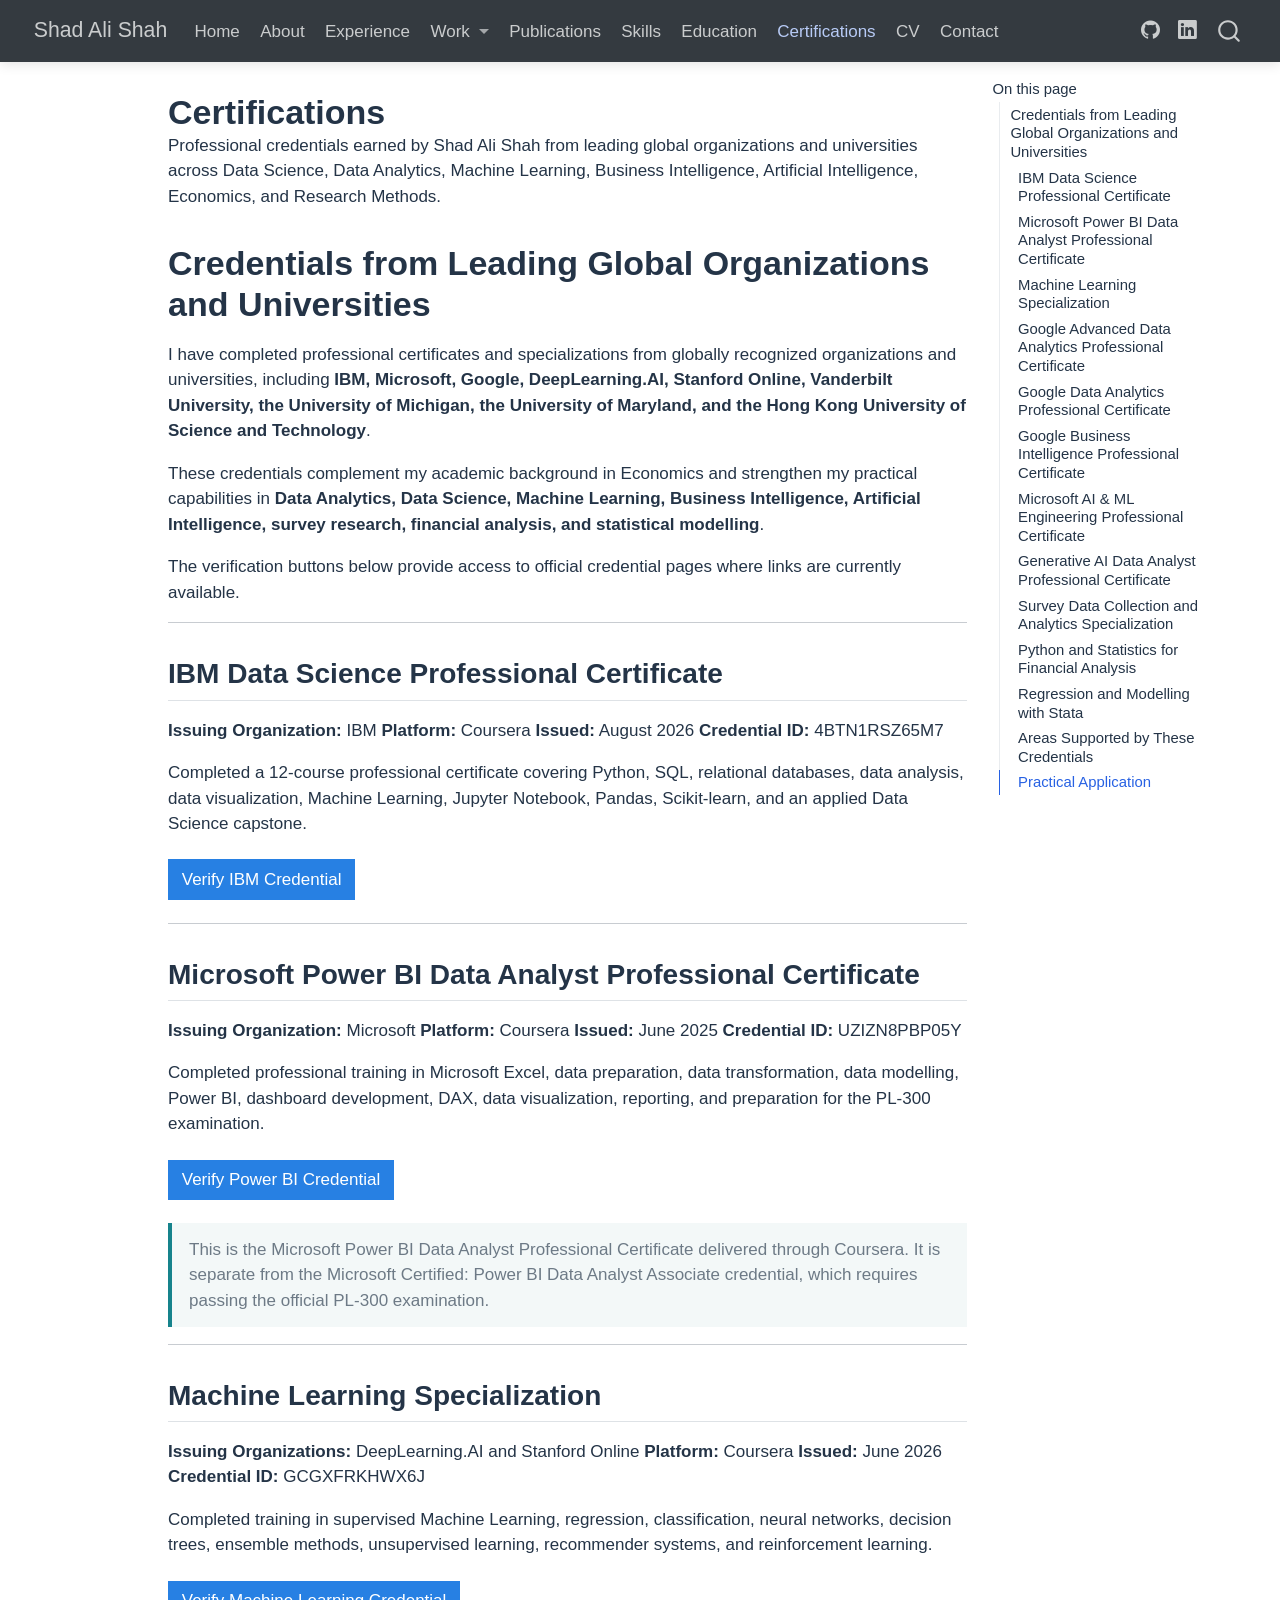
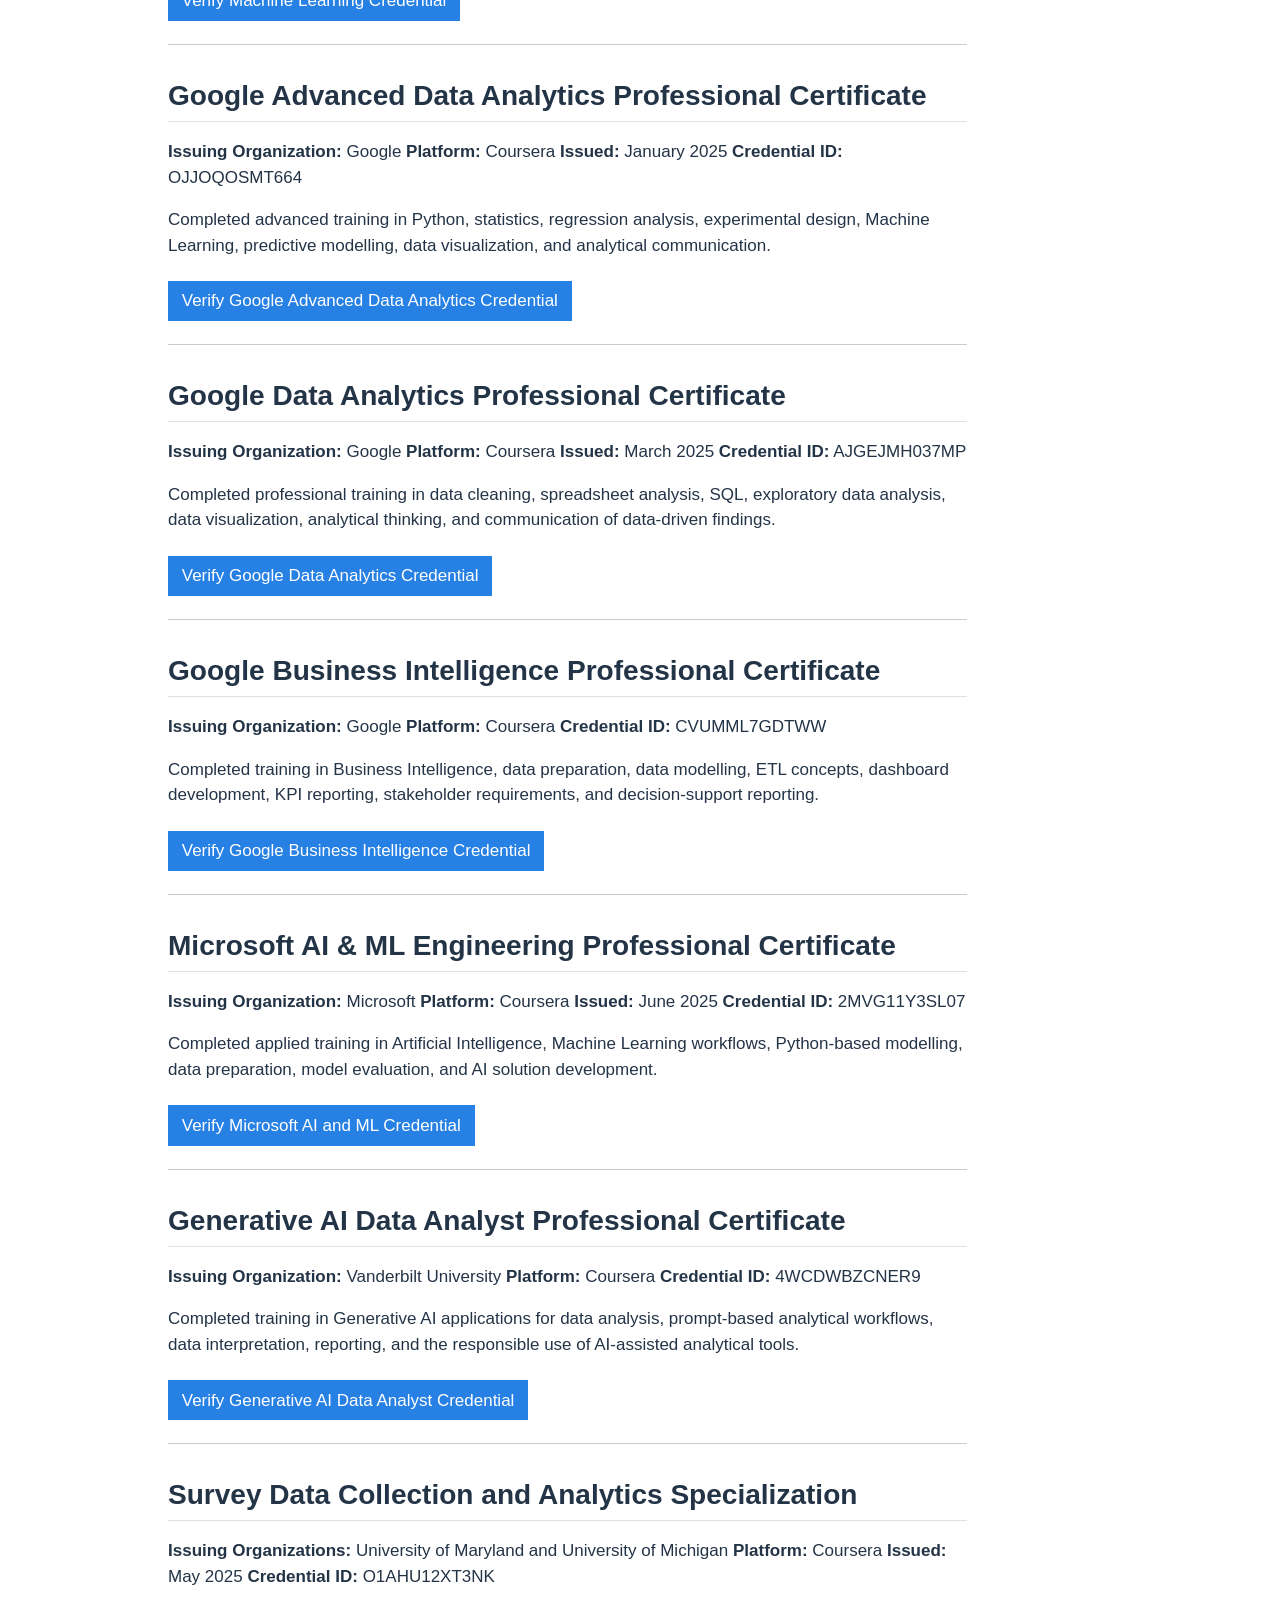
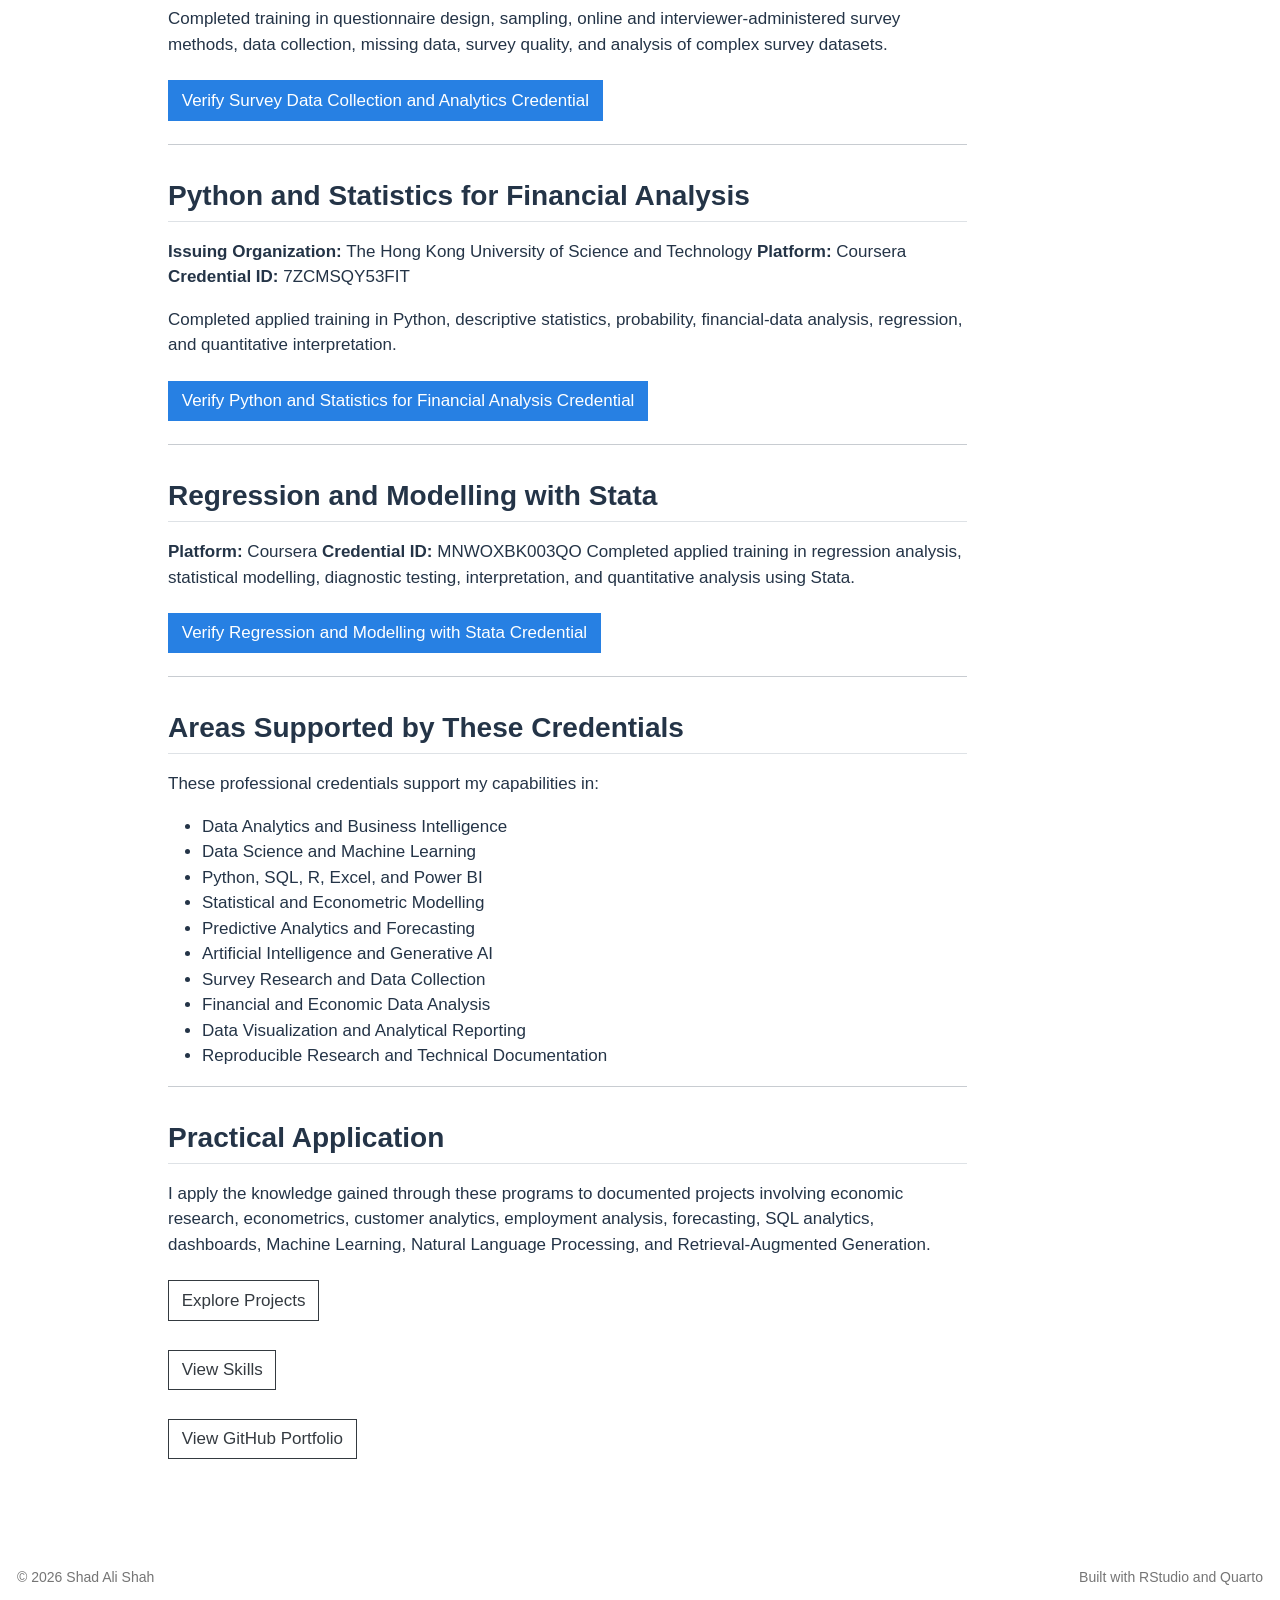
<file: docs/certifications.html>
<!DOCTYPE html>
<html xmlns="http://www.w3.org/1999/xhtml" lang="en" xml:lang="en"><head>

<meta charset="utf-8">
<meta name="generator" content="quarto-1.8.24">

<meta name="viewport" content="width=device-width, initial-scale=1.0, user-scalable=yes">

<meta name="description" content="Professional credentials earned by Shad Ali Shah from leading global organizations and universities across Data Science, Data Analytics, Machine Learning, Business Intelligence, Artificial Intelligence, Economics, and Research Methods.">

<title>Certifications – Shad Ali Shah</title>
<style>
code{white-space: pre-wrap;}
span.smallcaps{font-variant: small-caps;}
div.columns{display: flex; gap: min(4vw, 1.5em);}
div.column{flex: auto; overflow-x: auto;}
div.hanging-indent{margin-left: 1.5em; text-indent: -1.5em;}
ul.task-list{list-style: none;}
ul.task-list li input[type="checkbox"] {
  width: 0.8em;
  margin: 0 0.8em 0.2em -1em; /* quarto-specific, see https://github.com/quarto-dev/quarto-cli/issues/4556 */ 
  vertical-align: middle;
}
</style>


<script src="site_libs/quarto-nav/quarto-nav.js"></script>
<script src="site_libs/quarto-nav/headroom.min.js"></script>
<script src="site_libs/clipboard/clipboard.min.js"></script>
<script src="site_libs/quarto-search/autocomplete.umd.js"></script>
<script src="site_libs/quarto-search/fuse.min.js"></script>
<script src="site_libs/quarto-search/quarto-search.js"></script>
<meta name="quarto:offset" content="./">
<link href="./assets/img/favicon.png" rel="icon" type="image/png">
<script src="site_libs/quarto-html/quarto.js" type="module"></script>
<script src="site_libs/quarto-html/tabsets/tabsets.js" type="module"></script>
<script src="site_libs/quarto-html/axe/axe-check.js" type="module"></script>
<script src="site_libs/quarto-html/popper.min.js"></script>
<script src="site_libs/quarto-html/tippy.umd.min.js"></script>
<script src="site_libs/quarto-html/anchor.min.js"></script>
<link href="site_libs/quarto-html/tippy.css" rel="stylesheet">
<link href="site_libs/quarto-html/quarto-syntax-highlighting-dc55a5b9e770e841cd82e46aadbfb9b0.css" rel="stylesheet" id="quarto-text-highlighting-styles">
<script src="site_libs/bootstrap/bootstrap.min.js"></script>
<link href="site_libs/bootstrap/bootstrap-icons.css" rel="stylesheet">
<link href="site_libs/bootstrap/bootstrap-ad05cf3b0d969654a1dcd69f04a11bdd.min.css" rel="stylesheet" append-hash="true" id="quarto-bootstrap" data-mode="light">
<script id="quarto-search-options" type="application/json">{
  "location": "navbar",
  "copy-button": false,
  "collapse-after": 3,
  "panel-placement": "end",
  "type": "overlay",
  "limit": 50,
  "keyboard-shortcut": [
    "f",
    "/",
    "s"
  ],
  "show-item-context": false,
  "language": {
    "search-no-results-text": "No results",
    "search-matching-documents-text": "matching documents",
    "search-copy-link-title": "Copy link to search",
    "search-hide-matches-text": "Hide additional matches",
    "search-more-match-text": "more match in this document",
    "search-more-matches-text": "more matches in this document",
    "search-clear-button-title": "Clear",
    "search-text-placeholder": "",
    "search-detached-cancel-button-title": "Cancel",
    "search-submit-button-title": "Submit",
    "search-label": "Search"
  }
}</script>
<style>html{ scroll-behavior: smooth; }</style>


<link rel="stylesheet" href="assets/css/styles.css">
</head>

<body class="nav-fixed quarto-light">

<div id="quarto-search-results"></div>
  <header id="quarto-header" class="headroom fixed-top">
    <nav class="navbar navbar-expand-lg " data-bs-theme="dark">
      <div class="navbar-container container-fluid">
      <div class="navbar-brand-container mx-auto">
    <a href="./index.html" class="navbar-brand navbar-brand-logo">
    </a>
    <a class="navbar-brand" href="./index.html">
    <span class="navbar-title">Shad Ali Shah</span>
    </a>
  </div>
            <div id="quarto-search" class="" title="Search"></div>
          <button class="navbar-toggler" type="button" data-bs-toggle="collapse" data-bs-target="#navbarCollapse" aria-controls="navbarCollapse" role="menu" aria-expanded="false" aria-label="Toggle navigation" onclick="if (window.quartoToggleHeadroom) { window.quartoToggleHeadroom(); }">
  <span class="navbar-toggler-icon"></span>
</button>
          <div class="collapse navbar-collapse" id="navbarCollapse">
            <ul class="navbar-nav navbar-nav-scroll me-auto">
  <li class="nav-item">
    <a class="nav-link" href="./index.html"> 
<span class="menu-text">Home</span></a>
  </li>  
  <li class="nav-item">
    <a class="nav-link" href="./about.html"> 
<span class="menu-text">About</span></a>
  </li>  
  <li class="nav-item">
    <a class="nav-link" href="./experience.html"> 
<span class="menu-text">Experience</span></a>
  </li>  
  <li class="nav-item dropdown ">
    <a class="nav-link dropdown-toggle" href="#" id="nav-menu-work" role="link" data-bs-toggle="dropdown" aria-expanded="false">
 <span class="menu-text">Work</span>
    </a>
    <ul class="dropdown-menu" aria-labelledby="nav-menu-work">    
        <li>
    <a class="dropdown-item" href="./projects.html">
 <span class="dropdown-text">Projects</span></a>
  </li>  
        <li>
    <a class="dropdown-item" href="./economic-analysis.html">
 <span class="dropdown-text">Economic Analysis</span></a>
  </li>  
        <li>
    <a class="dropdown-item" href="./data-science.html">
 <span class="dropdown-text">Data Science &amp; ML</span></a>
  </li>  
    </ul>
  </li>
  <li class="nav-item">
    <a class="nav-link" href="./publications.html"> 
<span class="menu-text">Publications</span></a>
  </li>  
  <li class="nav-item">
    <a class="nav-link" href="./skills.html"> 
<span class="menu-text">Skills</span></a>
  </li>  
  <li class="nav-item">
    <a class="nav-link" href="./education.html"> 
<span class="menu-text">Education</span></a>
  </li>  
  <li class="nav-item">
    <a class="nav-link active" href="./certifications.html" aria-current="page"> 
<span class="menu-text">Certifications</span></a>
  </li>  
  <li class="nav-item">
    <a class="nav-link" href="./cv.html"> 
<span class="menu-text">CV</span></a>
  </li>  
  <li class="nav-item">
    <a class="nav-link" href="./contact.html"> 
<span class="menu-text">Contact</span></a>
  </li>  
</ul>
            <ul class="navbar-nav navbar-nav-scroll ms-auto">
  <li class="nav-item compact">
    <a class="nav-link" href="https://github.com/shadalishah"> <i class="bi bi-github" role="img" aria-label="GitHub">
</i> 
<span class="menu-text"></span></a>
  </li>  
  <li class="nav-item compact">
    <a class="nav-link" href="https://www.linkedin.com/in/shadalishah/"> <i class="bi bi-linkedin" role="img" aria-label="LinkedIn">
</i> 
<span class="menu-text"></span></a>
  </li>  
</ul>
          </div> <!-- /navcollapse -->
            <div class="quarto-navbar-tools">
</div>
      </div> <!-- /container-fluid -->
    </nav>
</header>
<!-- content -->
<div id="quarto-content" class="quarto-container page-columns page-rows-contents page-layout-article page-navbar">
<!-- sidebar -->
<!-- margin-sidebar -->
    <div id="quarto-margin-sidebar" class="sidebar margin-sidebar">
        <nav id="TOC" role="doc-toc" class="toc-active">
    <h2 id="toc-title">On this page</h2>
   
  <ul class="collapse">
  <li><a href="#credentials-from-leading-global-organizations-and-universities" id="toc-credentials-from-leading-global-organizations-and-universities" class="nav-link active" data-scroll-target="#credentials-from-leading-global-organizations-and-universities">Credentials from Leading Global Organizations and Universities</a>
  <ul class="collapse">
  <li><a href="#ibm-data-science-professional-certificate" id="toc-ibm-data-science-professional-certificate" class="nav-link" data-scroll-target="#ibm-data-science-professional-certificate">IBM Data Science Professional Certificate</a></li>
  <li><a href="#microsoft-power-bi-data-analyst-professional-certificate" id="toc-microsoft-power-bi-data-analyst-professional-certificate" class="nav-link" data-scroll-target="#microsoft-power-bi-data-analyst-professional-certificate">Microsoft Power BI Data Analyst Professional Certificate</a></li>
  <li><a href="#machine-learning-specialization" id="toc-machine-learning-specialization" class="nav-link" data-scroll-target="#machine-learning-specialization">Machine Learning Specialization</a></li>
  <li><a href="#google-advanced-data-analytics-professional-certificate" id="toc-google-advanced-data-analytics-professional-certificate" class="nav-link" data-scroll-target="#google-advanced-data-analytics-professional-certificate">Google Advanced Data Analytics Professional Certificate</a></li>
  <li><a href="#google-data-analytics-professional-certificate" id="toc-google-data-analytics-professional-certificate" class="nav-link" data-scroll-target="#google-data-analytics-professional-certificate">Google Data Analytics Professional Certificate</a></li>
  <li><a href="#google-business-intelligence-professional-certificate" id="toc-google-business-intelligence-professional-certificate" class="nav-link" data-scroll-target="#google-business-intelligence-professional-certificate">Google Business Intelligence Professional Certificate</a></li>
  <li><a href="#microsoft-ai-ml-engineering-professional-certificate" id="toc-microsoft-ai-ml-engineering-professional-certificate" class="nav-link" data-scroll-target="#microsoft-ai-ml-engineering-professional-certificate">Microsoft AI &amp; ML Engineering Professional Certificate</a></li>
  <li><a href="#generative-ai-data-analyst-professional-certificate" id="toc-generative-ai-data-analyst-professional-certificate" class="nav-link" data-scroll-target="#generative-ai-data-analyst-professional-certificate">Generative AI Data Analyst Professional Certificate</a></li>
  <li><a href="#survey-data-collection-and-analytics-specialization" id="toc-survey-data-collection-and-analytics-specialization" class="nav-link" data-scroll-target="#survey-data-collection-and-analytics-specialization">Survey Data Collection and Analytics Specialization</a></li>
  <li><a href="#python-and-statistics-for-financial-analysis" id="toc-python-and-statistics-for-financial-analysis" class="nav-link" data-scroll-target="#python-and-statistics-for-financial-analysis">Python and Statistics for Financial Analysis</a></li>
  <li><a href="#regression-and-modelling-with-stata" id="toc-regression-and-modelling-with-stata" class="nav-link" data-scroll-target="#regression-and-modelling-with-stata">Regression and Modelling with Stata</a></li>
  <li><a href="#areas-supported-by-these-credentials" id="toc-areas-supported-by-these-credentials" class="nav-link" data-scroll-target="#areas-supported-by-these-credentials">Areas Supported by These Credentials</a></li>
  <li><a href="#practical-application" id="toc-practical-application" class="nav-link" data-scroll-target="#practical-application">Practical Application</a></li>
  </ul></li>
  </ul>
</nav>
    </div>
<!-- main -->
<main class="content" id="quarto-document-content">

<header id="title-block-header" class="quarto-title-block default">
<div class="quarto-title">
<h1 class="title">Certifications</h1>
</div>

<div>
  <div class="description">
    Professional credentials earned by Shad Ali Shah from leading global organizations and universities across Data Science, Data Analytics, Machine Learning, Business Intelligence, Artificial Intelligence, Economics, and Research Methods.
  </div>
</div>


<div class="quarto-title-meta">

    
  
    
  </div>
  


</header>


<section id="credentials-from-leading-global-organizations-and-universities" class="level1">
<h1>Credentials from Leading Global Organizations and Universities</h1>
<p>I have completed professional certificates and specializations from globally recognized organizations and universities, including <strong>IBM, Microsoft, Google, DeepLearning.AI, Stanford Online, Vanderbilt University, the University of Michigan, the University of Maryland, and the Hong Kong University of Science and Technology</strong>.</p>
<p>These credentials complement my academic background in Economics and strengthen my practical capabilities in <strong>Data Analytics, Data Science, Machine Learning, Business Intelligence, Artificial Intelligence, survey research, financial analysis, and statistical modelling</strong>.</p>
<p>The verification buttons below provide access to official credential pages where links are currently available.</p>
<hr>
<section id="ibm-data-science-professional-certificate" class="level2">
<h2 class="anchored" data-anchor-id="ibm-data-science-professional-certificate">IBM Data Science Professional Certificate</h2>
<p><strong>Issuing Organization:</strong> IBM <strong>Platform:</strong> Coursera <strong>Issued:</strong> August 2026 <strong>Credential ID:</strong> 4BTN1RSZ65M7</p>
<p>Completed a 12-course professional certificate covering Python, SQL, relational databases, data analysis, data visualization, Machine Learning, Jupyter Notebook, Pandas, Scikit-learn, and an applied Data Science capstone.</p>
<div class="credential-actions">
<p><a href="https://www.coursera.org/account/accomplishments/specialization/4BTN1RSZ65M7" class="btn btn-primary" target="_blank" rel="noopener noreferrer"> Verify IBM Credential </a></p>
</div>
<hr>
</section>
<section id="microsoft-power-bi-data-analyst-professional-certificate" class="level2">
<h2 class="anchored" data-anchor-id="microsoft-power-bi-data-analyst-professional-certificate">Microsoft Power BI Data Analyst Professional Certificate</h2>
<p><strong>Issuing Organization:</strong> Microsoft <strong>Platform:</strong> Coursera <strong>Issued:</strong> June 2025 <strong>Credential ID:</strong> UZIZN8PBP05Y</p>
<p>Completed professional training in Microsoft Excel, data preparation, data transformation, data modelling, Power BI, dashboard development, DAX, data visualization, reporting, and preparation for the PL-300 examination.</p>
<div class="credential-actions">
<p><a href="https://www.coursera.org/account/accomplishments/specialization/UZIZN8PBP05Y" class="btn btn-primary" target="_blank" rel="noopener noreferrer"> Verify Power BI Credential </a></p>
</div>
<blockquote class="blockquote">
<p>This is the Microsoft Power BI Data Analyst Professional Certificate delivered through Coursera. It is separate from the Microsoft Certified: Power BI Data Analyst Associate credential, which requires passing the official PL-300 examination.</p>
</blockquote>
<hr>
</section>
<section id="machine-learning-specialization" class="level2">
<h2 class="anchored" data-anchor-id="machine-learning-specialization">Machine Learning Specialization</h2>
<p><strong>Issuing Organizations:</strong> DeepLearning.AI and Stanford Online <strong>Platform:</strong> Coursera <strong>Issued:</strong> June 2026 <strong>Credential ID:</strong> GCGXFRKHWX6J</p>
<p>Completed training in supervised Machine Learning, regression, classification, neural networks, decision trees, ensemble methods, unsupervised learning, recommender systems, and reinforcement learning.</p>
<div class="credential-actions">
<p><a href="https://www.coursera.org/account/accomplishments/specialization/GCGXFRKHWX6J" class="btn btn-primary" target="_blank" rel="noopener noreferrer"> Verify Machine Learning Credential </a></p>
</div>
<hr>
</section>
<section id="google-advanced-data-analytics-professional-certificate" class="level2">
<h2 class="anchored" data-anchor-id="google-advanced-data-analytics-professional-certificate">Google Advanced Data Analytics Professional Certificate</h2>
<p><strong>Issuing Organization:</strong> Google <strong>Platform:</strong> Coursera <strong>Issued:</strong> January 2025 <strong>Credential ID:</strong> OJJOQOSMT664</p>
<p>Completed advanced training in Python, statistics, regression analysis, experimental design, Machine Learning, predictive modelling, data visualization, and analytical communication.</p>
<div class="credential-actions">
<p><a href="https://www.coursera.org/account/accomplishments/professional-cert/OJJOQOSMT664" class="btn btn-primary" target="_blank" rel="noopener noreferrer"> Verify Google Advanced Data Analytics Credential </a></p>
</div>
<hr>
</section>
<section id="google-data-analytics-professional-certificate" class="level2">
<h2 class="anchored" data-anchor-id="google-data-analytics-professional-certificate">Google Data Analytics Professional Certificate</h2>
<p><strong>Issuing Organization:</strong> Google <strong>Platform:</strong> Coursera <strong>Issued:</strong> March 2025 <strong>Credential ID:</strong> AJGEJMH037MP</p>
<p>Completed professional training in data cleaning, spreadsheet analysis, SQL, exploratory data analysis, data visualization, analytical thinking, and communication of data-driven findings.</p>
<div class="credential-actions">
<p><a href="https://www.coursera.org/account/accomplishments/professional-cert/AJGEJMH037MP" class="btn btn-primary" target="_blank" rel="noopener noreferrer"> Verify Google Data Analytics Credential </a></p>
</div>
<hr>
</section>
<section id="google-business-intelligence-professional-certificate" class="level2">
<h2 class="anchored" data-anchor-id="google-business-intelligence-professional-certificate">Google Business Intelligence Professional Certificate</h2>
<p><strong>Issuing Organization:</strong> Google <strong>Platform:</strong> Coursera <strong>Credential ID:</strong> CVUMML7GDTWW</p>
<p>Completed training in Business Intelligence, data preparation, data modelling, ETL concepts, dashboard development, KPI reporting, stakeholder requirements, and decision-support reporting.</p>
<div class="credential-actions">
<p><a href="https://www.coursera.org/account/accomplishments/specialization/CVUMML7GDTWW" class="btn btn-primary" target="_blank" rel="noopener noreferrer"> Verify Google Business Intelligence Credential </a></p>
</div>
<hr>
</section>
<section id="microsoft-ai-ml-engineering-professional-certificate" class="level2">
<h2 class="anchored" data-anchor-id="microsoft-ai-ml-engineering-professional-certificate">Microsoft AI &amp; ML Engineering Professional Certificate</h2>
<p><strong>Issuing Organization:</strong> Microsoft <strong>Platform:</strong> Coursera <strong>Issued:</strong> June 2025 <strong>Credential ID:</strong> 2MVG11Y3SL07</p>
<p>Completed applied training in Artificial Intelligence, Machine Learning workflows, Python-based modelling, data preparation, model evaluation, and AI solution development.</p>
<div class="credential-actions">
<p><a href="https://www.coursera.org/account/accomplishments/specialization/2MVG11Y3SL07" class="btn btn-primary" target="_blank" rel="noopener noreferrer"> Verify Microsoft AI and ML Credential </a></p>
</div>
<hr>
</section>
<section id="generative-ai-data-analyst-professional-certificate" class="level2">
<h2 class="anchored" data-anchor-id="generative-ai-data-analyst-professional-certificate">Generative AI Data Analyst Professional Certificate</h2>
<p><strong>Issuing Organization:</strong> Vanderbilt University <strong>Platform:</strong> Coursera <strong>Credential ID:</strong> 4WCDWBZCNER9</p>
<p>Completed training in Generative AI applications for data analysis, prompt-based analytical workflows, data interpretation, reporting, and the responsible use of AI-assisted analytical tools.</p>
<div class="credential-actions">
<p><a href="https://www.coursera.org/account/accomplishments/specialization/4WCDWBZCNER9" class="btn btn-primary" target="_blank" rel="noopener noreferrer"> Verify Generative AI Data Analyst Credential </a></p>
</div>
<hr>
</section>
<section id="survey-data-collection-and-analytics-specialization" class="level2">
<h2 class="anchored" data-anchor-id="survey-data-collection-and-analytics-specialization">Survey Data Collection and Analytics Specialization</h2>
<p><strong>Issuing Organizations:</strong> University of Maryland and University of Michigan <strong>Platform:</strong> Coursera <strong>Issued:</strong> May 2025 <strong>Credential ID:</strong> O1AHU12XT3NK</p>
<p>Completed training in questionnaire design, sampling, online and interviewer-administered survey methods, data collection, missing data, survey quality, and analysis of complex survey datasets.</p>
<div class="credential-actions">
<p><a href="https://www.coursera.org/account/accomplishments/specialization/O1AHU12XT3NK" class="btn btn-primary" target="_blank" rel="noopener noreferrer"> Verify Survey Data Collection and Analytics Credential </a></p>
</div>
<hr>
</section>
<section id="python-and-statistics-for-financial-analysis" class="level2">
<h2 class="anchored" data-anchor-id="python-and-statistics-for-financial-analysis">Python and Statistics for Financial Analysis</h2>
<p><strong>Issuing Organization:</strong> The Hong Kong University of Science and Technology <strong>Platform:</strong> Coursera <strong>Credential ID:</strong> 7ZCMSQY53FIT</p>
<p>Completed applied training in Python, descriptive statistics, probability, financial-data analysis, regression, and quantitative interpretation.</p>
<div class="credential-actions">
<p><a href="https://www.coursera.org/account/accomplishments/verify/7ZCMSQY53FIT" class="btn btn-primary" target="_blank" rel="noopener noreferrer"> Verify Python and Statistics for Financial Analysis Credential </a></p>
</div>
<hr>
</section>
<section id="regression-and-modelling-with-stata" class="level2">
<h2 class="anchored" data-anchor-id="regression-and-modelling-with-stata">Regression and Modelling with Stata</h2>
<p><strong>Platform:</strong> Coursera <strong>Credential ID:</strong> MNWOXBK003QO Completed applied training in regression analysis, statistical modelling, diagnostic testing, interpretation, and quantitative analysis using Stata.</p>
<div class="credential-actions">
<p><a href="https://www.coursera.org/account/accomplishments/verify/MNWOXBK003QO" class="btn btn-primary" target="_blank" rel="noopener noreferrer"> Verify Regression and Modelling with Stata Credential </a></p>
</div>
<hr>
</section>
<section id="areas-supported-by-these-credentials" class="level2">
<h2 class="anchored" data-anchor-id="areas-supported-by-these-credentials">Areas Supported by These Credentials</h2>
<p>These professional credentials support my capabilities in:</p>
<ul>
<li>Data Analytics and Business Intelligence</li>
<li>Data Science and Machine Learning</li>
<li>Python, SQL, R, Excel, and Power BI</li>
<li>Statistical and Econometric Modelling</li>
<li>Predictive Analytics and Forecasting</li>
<li>Artificial Intelligence and Generative AI</li>
<li>Survey Research and Data Collection</li>
<li>Financial and Economic Data Analysis</li>
<li>Data Visualization and Analytical Reporting</li>
<li>Reproducible Research and Technical Documentation</li>
</ul>
<hr>
</section>
<section id="practical-application" class="level2">
<h2 class="anchored" data-anchor-id="practical-application">Practical Application</h2>
<p>I apply the knowledge gained through these programs to documented projects involving economic research, econometrics, customer analytics, employment analysis, forecasting, SQL analytics, dashboards, Machine Learning, Natural Language Processing, and Retrieval-Augmented Generation.</p>
<div class="credential-navigation">
<p><a href="projects.html" class="btn btn-outline-secondary"> Explore Projects </a></p>
<p><a href="skills.html" class="btn btn-outline-secondary"> View Skills </a></p>
<p><a href="https://github.com/shadalishah" class="btn btn-outline-secondary" target="_blank" rel="noopener noreferrer"> View GitHub Portfolio </a></p>
</div>


</section>
</section>

</main> <!-- /main -->
<script id="quarto-html-after-body" type="application/javascript">
  window.document.addEventListener("DOMContentLoaded", function (event) {
    const icon = "";
    const anchorJS = new window.AnchorJS();
    anchorJS.options = {
      placement: 'right',
      icon: icon
    };
    anchorJS.add('.anchored');
    const isCodeAnnotation = (el) => {
      for (const clz of el.classList) {
        if (clz.startsWith('code-annotation-')) {                     
          return true;
        }
      }
      return false;
    }
    const onCopySuccess = function(e) {
      // button target
      const button = e.trigger;
      // don't keep focus
      button.blur();
      // flash "checked"
      button.classList.add('code-copy-button-checked');
      var currentTitle = button.getAttribute("title");
      button.setAttribute("title", "Copied!");
      let tooltip;
      if (window.bootstrap) {
        button.setAttribute("data-bs-toggle", "tooltip");
        button.setAttribute("data-bs-placement", "left");
        button.setAttribute("data-bs-title", "Copied!");
        tooltip = new bootstrap.Tooltip(button, 
          { trigger: "manual", 
            customClass: "code-copy-button-tooltip",
            offset: [0, -8]});
        tooltip.show();    
      }
      setTimeout(function() {
        if (tooltip) {
          tooltip.hide();
          button.removeAttribute("data-bs-title");
          button.removeAttribute("data-bs-toggle");
          button.removeAttribute("data-bs-placement");
        }
        button.setAttribute("title", currentTitle);
        button.classList.remove('code-copy-button-checked');
      }, 1000);
      // clear code selection
      e.clearSelection();
    }
    const getTextToCopy = function(trigger) {
      const outerScaffold = trigger.parentElement.cloneNode(true);
      const codeEl = outerScaffold.querySelector('code');
      for (const childEl of codeEl.children) {
        if (isCodeAnnotation(childEl)) {
          childEl.remove();
        }
      }
      return codeEl.innerText;
    }
    const clipboard = new window.ClipboardJS('.code-copy-button:not([data-in-quarto-modal])', {
      text: getTextToCopy
    });
    clipboard.on('success', onCopySuccess);
    if (window.document.getElementById('quarto-embedded-source-code-modal')) {
      const clipboardModal = new window.ClipboardJS('.code-copy-button[data-in-quarto-modal]', {
        text: getTextToCopy,
        container: window.document.getElementById('quarto-embedded-source-code-modal')
      });
      clipboardModal.on('success', onCopySuccess);
    }
      var localhostRegex = new RegExp(/^(?:http|https):\/\/localhost\:?[0-9]*\//);
      var mailtoRegex = new RegExp(/^mailto:/);
        var filterRegex = new RegExp("https:\/\/shadalishah\.com");
      var isInternal = (href) => {
          return filterRegex.test(href) || localhostRegex.test(href) || mailtoRegex.test(href);
      }
      // Inspect non-navigation links and adorn them if external
     var links = window.document.querySelectorAll('a[href]:not(.nav-link):not(.navbar-brand):not(.toc-action):not(.sidebar-link):not(.sidebar-item-toggle):not(.pagination-link):not(.no-external):not([aria-hidden]):not(.dropdown-item):not(.quarto-navigation-tool):not(.about-link)');
      for (var i=0; i<links.length; i++) {
        const link = links[i];
        if (!isInternal(link.href)) {
          // undo the damage that might have been done by quarto-nav.js in the case of
          // links that we want to consider external
          if (link.dataset.originalHref !== undefined) {
            link.href = link.dataset.originalHref;
          }
            // target, if specified
            link.setAttribute("target", "_blank");
            if (link.getAttribute("rel") === null) {
              link.setAttribute("rel", "noopener");
            }
        }
      }
    function tippyHover(el, contentFn, onTriggerFn, onUntriggerFn) {
      const config = {
        allowHTML: true,
        maxWidth: 500,
        delay: 100,
        arrow: false,
        appendTo: function(el) {
            return el.parentElement;
        },
        interactive: true,
        interactiveBorder: 10,
        theme: 'quarto',
        placement: 'bottom-start',
      };
      if (contentFn) {
        config.content = contentFn;
      }
      if (onTriggerFn) {
        config.onTrigger = onTriggerFn;
      }
      if (onUntriggerFn) {
        config.onUntrigger = onUntriggerFn;
      }
      window.tippy(el, config); 
    }
    const noterefs = window.document.querySelectorAll('a[role="doc-noteref"]');
    for (var i=0; i<noterefs.length; i++) {
      const ref = noterefs[i];
      tippyHover(ref, function() {
        // use id or data attribute instead here
        let href = ref.getAttribute('data-footnote-href') || ref.getAttribute('href');
        try { href = new URL(href).hash; } catch {}
        const id = href.replace(/^#\/?/, "");
        const note = window.document.getElementById(id);
        if (note) {
          return note.innerHTML;
        } else {
          return "";
        }
      });
    }
    const xrefs = window.document.querySelectorAll('a.quarto-xref');
    const processXRef = (id, note) => {
      // Strip column container classes
      const stripColumnClz = (el) => {
        el.classList.remove("page-full", "page-columns");
        if (el.children) {
          for (const child of el.children) {
            stripColumnClz(child);
          }
        }
      }
      stripColumnClz(note)
      if (id === null || id.startsWith('sec-')) {
        // Special case sections, only their first couple elements
        const container = document.createElement("div");
        if (note.children && note.children.length > 2) {
          container.appendChild(note.children[0].cloneNode(true));
          for (let i = 1; i < note.children.length; i++) {
            const child = note.children[i];
            if (child.tagName === "P" && child.innerText === "") {
              continue;
            } else {
              container.appendChild(child.cloneNode(true));
              break;
            }
          }
          if (window.Quarto?.typesetMath) {
            window.Quarto.typesetMath(container);
          }
          return container.innerHTML
        } else {
          if (window.Quarto?.typesetMath) {
            window.Quarto.typesetMath(note);
          }
          return note.innerHTML;
        }
      } else {
        // Remove any anchor links if they are present
        const anchorLink = note.querySelector('a.anchorjs-link');
        if (anchorLink) {
          anchorLink.remove();
        }
        if (window.Quarto?.typesetMath) {
          window.Quarto.typesetMath(note);
        }
        if (note.classList.contains("callout")) {
          return note.outerHTML;
        } else {
          return note.innerHTML;
        }
      }
    }
    for (var i=0; i<xrefs.length; i++) {
      const xref = xrefs[i];
      tippyHover(xref, undefined, function(instance) {
        instance.disable();
        let url = xref.getAttribute('href');
        let hash = undefined; 
        if (url.startsWith('#')) {
          hash = url;
        } else {
          try { hash = new URL(url).hash; } catch {}
        }
        if (hash) {
          const id = hash.replace(/^#\/?/, "");
          const note = window.document.getElementById(id);
          if (note !== null) {
            try {
              const html = processXRef(id, note.cloneNode(true));
              instance.setContent(html);
            } finally {
              instance.enable();
              instance.show();
            }
          } else {
            // See if we can fetch this
            fetch(url.split('#')[0])
            .then(res => res.text())
            .then(html => {
              const parser = new DOMParser();
              const htmlDoc = parser.parseFromString(html, "text/html");
              const note = htmlDoc.getElementById(id);
              if (note !== null) {
                const html = processXRef(id, note);
                instance.setContent(html);
              } 
            }).finally(() => {
              instance.enable();
              instance.show();
            });
          }
        } else {
          // See if we can fetch a full url (with no hash to target)
          // This is a special case and we should probably do some content thinning / targeting
          fetch(url)
          .then(res => res.text())
          .then(html => {
            const parser = new DOMParser();
            const htmlDoc = parser.parseFromString(html, "text/html");
            const note = htmlDoc.querySelector('main.content');
            if (note !== null) {
              // This should only happen for chapter cross references
              // (since there is no id in the URL)
              // remove the first header
              if (note.children.length > 0 && note.children[0].tagName === "HEADER") {
                note.children[0].remove();
              }
              const html = processXRef(null, note);
              instance.setContent(html);
            } 
          }).finally(() => {
            instance.enable();
            instance.show();
          });
        }
      }, function(instance) {
      });
    }
        let selectedAnnoteEl;
        const selectorForAnnotation = ( cell, annotation) => {
          let cellAttr = 'data-code-cell="' + cell + '"';
          let lineAttr = 'data-code-annotation="' +  annotation + '"';
          const selector = 'span[' + cellAttr + '][' + lineAttr + ']';
          return selector;
        }
        const selectCodeLines = (annoteEl) => {
          const doc = window.document;
          const targetCell = annoteEl.getAttribute("data-target-cell");
          const targetAnnotation = annoteEl.getAttribute("data-target-annotation");
          const annoteSpan = window.document.querySelector(selectorForAnnotation(targetCell, targetAnnotation));
          const lines = annoteSpan.getAttribute("data-code-lines").split(",");
          const lineIds = lines.map((line) => {
            return targetCell + "-" + line;
          })
          let top = null;
          let height = null;
          let parent = null;
          if (lineIds.length > 0) {
              //compute the position of the single el (top and bottom and make a div)
              const el = window.document.getElementById(lineIds[0]);
              top = el.offsetTop;
              height = el.offsetHeight;
              parent = el.parentElement.parentElement;
            if (lineIds.length > 1) {
              const lastEl = window.document.getElementById(lineIds[lineIds.length - 1]);
              const bottom = lastEl.offsetTop + lastEl.offsetHeight;
              height = bottom - top;
            }
            if (top !== null && height !== null && parent !== null) {
              // cook up a div (if necessary) and position it 
              let div = window.document.getElementById("code-annotation-line-highlight");
              if (div === null) {
                div = window.document.createElement("div");
                div.setAttribute("id", "code-annotation-line-highlight");
                div.style.position = 'absolute';
                parent.appendChild(div);
              }
              div.style.top = top - 2 + "px";
              div.style.height = height + 4 + "px";
              div.style.left = 0;
              let gutterDiv = window.document.getElementById("code-annotation-line-highlight-gutter");
              if (gutterDiv === null) {
                gutterDiv = window.document.createElement("div");
                gutterDiv.setAttribute("id", "code-annotation-line-highlight-gutter");
                gutterDiv.style.position = 'absolute';
                const codeCell = window.document.getElementById(targetCell);
                const gutter = codeCell.querySelector('.code-annotation-gutter');
                gutter.appendChild(gutterDiv);
              }
              gutterDiv.style.top = top - 2 + "px";
              gutterDiv.style.height = height + 4 + "px";
            }
            selectedAnnoteEl = annoteEl;
          }
        };
        const unselectCodeLines = () => {
          const elementsIds = ["code-annotation-line-highlight", "code-annotation-line-highlight-gutter"];
          elementsIds.forEach((elId) => {
            const div = window.document.getElementById(elId);
            if (div) {
              div.remove();
            }
          });
          selectedAnnoteEl = undefined;
        };
          // Handle positioning of the toggle
      window.addEventListener(
        "resize",
        throttle(() => {
          elRect = undefined;
          if (selectedAnnoteEl) {
            selectCodeLines(selectedAnnoteEl);
          }
        }, 10)
      );
      function throttle(fn, ms) {
      let throttle = false;
      let timer;
        return (...args) => {
          if(!throttle) { // first call gets through
              fn.apply(this, args);
              throttle = true;
          } else { // all the others get throttled
              if(timer) clearTimeout(timer); // cancel #2
              timer = setTimeout(() => {
                fn.apply(this, args);
                timer = throttle = false;
              }, ms);
          }
        };
      }
        // Attach click handler to the DT
        const annoteDls = window.document.querySelectorAll('dt[data-target-cell]');
        for (const annoteDlNode of annoteDls) {
          annoteDlNode.addEventListener('click', (event) => {
            const clickedEl = event.target;
            if (clickedEl !== selectedAnnoteEl) {
              unselectCodeLines();
              const activeEl = window.document.querySelector('dt[data-target-cell].code-annotation-active');
              if (activeEl) {
                activeEl.classList.remove('code-annotation-active');
              }
              selectCodeLines(clickedEl);
              clickedEl.classList.add('code-annotation-active');
            } else {
              // Unselect the line
              unselectCodeLines();
              clickedEl.classList.remove('code-annotation-active');
            }
          });
        }
    const findCites = (el) => {
      const parentEl = el.parentElement;
      if (parentEl) {
        const cites = parentEl.dataset.cites;
        if (cites) {
          return {
            el,
            cites: cites.split(' ')
          };
        } else {
          return findCites(el.parentElement)
        }
      } else {
        return undefined;
      }
    };
    var bibliorefs = window.document.querySelectorAll('a[role="doc-biblioref"]');
    for (var i=0; i<bibliorefs.length; i++) {
      const ref = bibliorefs[i];
      const citeInfo = findCites(ref);
      if (citeInfo) {
        tippyHover(citeInfo.el, function() {
          var popup = window.document.createElement('div');
          citeInfo.cites.forEach(function(cite) {
            var citeDiv = window.document.createElement('div');
            citeDiv.classList.add('hanging-indent');
            citeDiv.classList.add('csl-entry');
            var biblioDiv = window.document.getElementById('ref-' + cite);
            if (biblioDiv) {
              citeDiv.innerHTML = biblioDiv.innerHTML;
            }
            popup.appendChild(citeDiv);
          });
          return popup.innerHTML;
        });
      }
    }
  });
  </script>
</div> <!-- /content -->
<footer class="footer">
  <div class="nav-footer">
    <div class="nav-footer-left">
<p>© 2026 Shad Ali Shah</p>
</div>   
    <div class="nav-footer-center">
      &nbsp;
    </div>
    <div class="nav-footer-right">
<p>Built with RStudio and Quarto</p>
</div>
  </div>
</footer>




<script src="site_libs/quarto-html/zenscroll-min.js"></script>
</body></html>
</file>
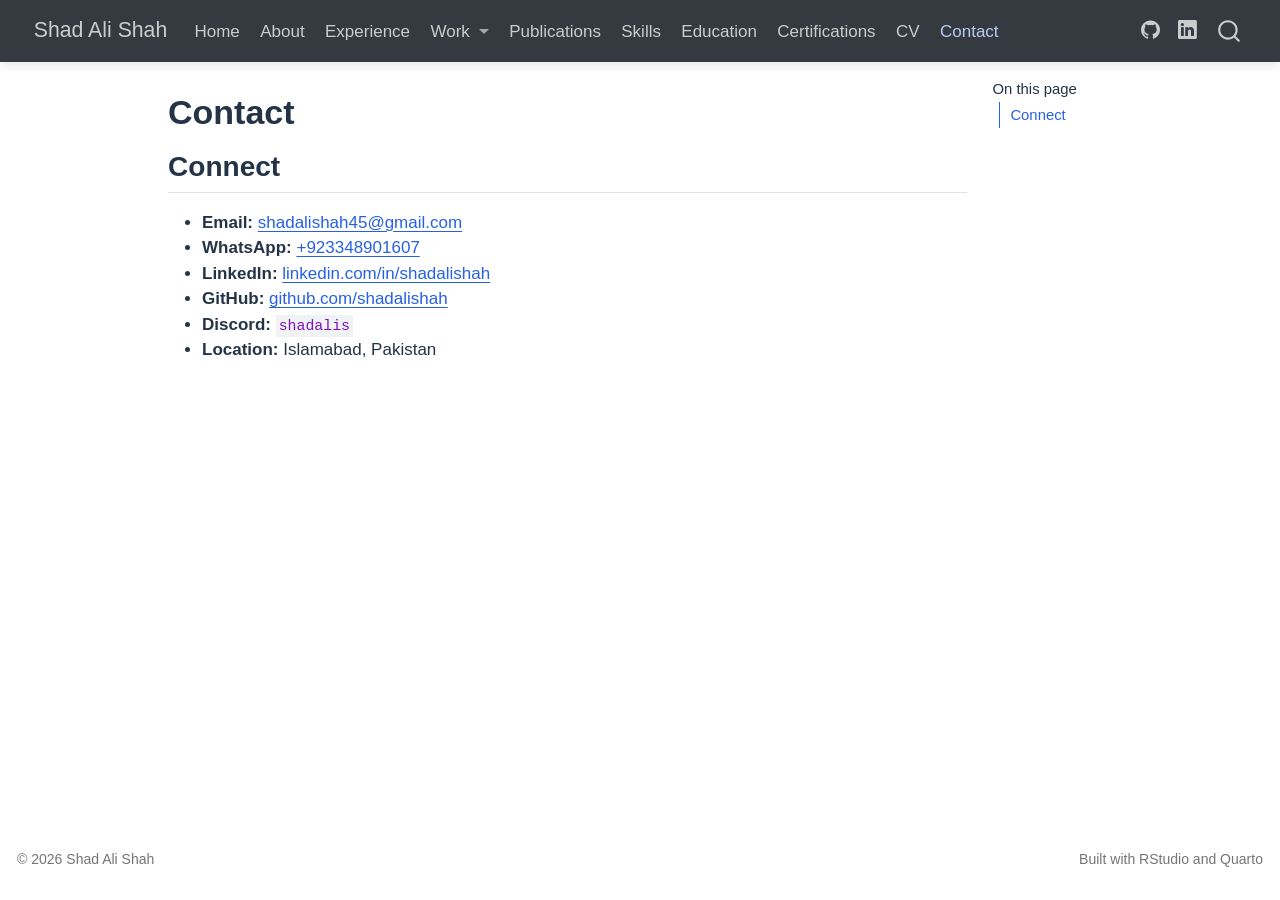
<file: docs/contact.html>
<!DOCTYPE html>
<html xmlns="http://www.w3.org/1999/xhtml" lang="en" xml:lang="en"><head>

<meta charset="utf-8">
<meta name="generator" content="quarto-1.8.24">

<meta name="viewport" content="width=device-width, initial-scale=1.0, user-scalable=yes">


<title>Contact – Shad Ali Shah</title>
<style>
code{white-space: pre-wrap;}
span.smallcaps{font-variant: small-caps;}
div.columns{display: flex; gap: min(4vw, 1.5em);}
div.column{flex: auto; overflow-x: auto;}
div.hanging-indent{margin-left: 1.5em; text-indent: -1.5em;}
ul.task-list{list-style: none;}
ul.task-list li input[type="checkbox"] {
  width: 0.8em;
  margin: 0 0.8em 0.2em -1em; /* quarto-specific, see https://github.com/quarto-dev/quarto-cli/issues/4556 */ 
  vertical-align: middle;
}
</style>


<script src="site_libs/quarto-nav/quarto-nav.js"></script>
<script src="site_libs/quarto-nav/headroom.min.js"></script>
<script src="site_libs/clipboard/clipboard.min.js"></script>
<script src="site_libs/quarto-search/autocomplete.umd.js"></script>
<script src="site_libs/quarto-search/fuse.min.js"></script>
<script src="site_libs/quarto-search/quarto-search.js"></script>
<meta name="quarto:offset" content="./">
<link href="./assets/img/favicon.png" rel="icon" type="image/png">
<script src="site_libs/quarto-html/quarto.js" type="module"></script>
<script src="site_libs/quarto-html/tabsets/tabsets.js" type="module"></script>
<script src="site_libs/quarto-html/axe/axe-check.js" type="module"></script>
<script src="site_libs/quarto-html/popper.min.js"></script>
<script src="site_libs/quarto-html/tippy.umd.min.js"></script>
<script src="site_libs/quarto-html/anchor.min.js"></script>
<link href="site_libs/quarto-html/tippy.css" rel="stylesheet">
<link href="site_libs/quarto-html/quarto-syntax-highlighting-dc55a5b9e770e841cd82e46aadbfb9b0.css" rel="stylesheet" id="quarto-text-highlighting-styles">
<script src="site_libs/bootstrap/bootstrap.min.js"></script>
<link href="site_libs/bootstrap/bootstrap-icons.css" rel="stylesheet">
<link href="site_libs/bootstrap/bootstrap-ad05cf3b0d969654a1dcd69f04a11bdd.min.css" rel="stylesheet" append-hash="true" id="quarto-bootstrap" data-mode="light">
<script id="quarto-search-options" type="application/json">{
  "location": "navbar",
  "copy-button": false,
  "collapse-after": 3,
  "panel-placement": "end",
  "type": "overlay",
  "limit": 50,
  "keyboard-shortcut": [
    "f",
    "/",
    "s"
  ],
  "show-item-context": false,
  "language": {
    "search-no-results-text": "No results",
    "search-matching-documents-text": "matching documents",
    "search-copy-link-title": "Copy link to search",
    "search-hide-matches-text": "Hide additional matches",
    "search-more-match-text": "more match in this document",
    "search-more-matches-text": "more matches in this document",
    "search-clear-button-title": "Clear",
    "search-text-placeholder": "",
    "search-detached-cancel-button-title": "Cancel",
    "search-submit-button-title": "Submit",
    "search-label": "Search"
  }
}</script>
<style>html{ scroll-behavior: smooth; }</style>


<link rel="stylesheet" href="assets/css/styles.css">
</head>

<body class="nav-fixed quarto-light">

<div id="quarto-search-results"></div>
  <header id="quarto-header" class="headroom fixed-top">
    <nav class="navbar navbar-expand-lg " data-bs-theme="dark">
      <div class="navbar-container container-fluid">
      <div class="navbar-brand-container mx-auto">
    <a href="./index.html" class="navbar-brand navbar-brand-logo">
    </a>
    <a class="navbar-brand" href="./index.html">
    <span class="navbar-title">Shad Ali Shah</span>
    </a>
  </div>
            <div id="quarto-search" class="" title="Search"></div>
          <button class="navbar-toggler" type="button" data-bs-toggle="collapse" data-bs-target="#navbarCollapse" aria-controls="navbarCollapse" role="menu" aria-expanded="false" aria-label="Toggle navigation" onclick="if (window.quartoToggleHeadroom) { window.quartoToggleHeadroom(); }">
  <span class="navbar-toggler-icon"></span>
</button>
          <div class="collapse navbar-collapse" id="navbarCollapse">
            <ul class="navbar-nav navbar-nav-scroll me-auto">
  <li class="nav-item">
    <a class="nav-link" href="./index.html"> 
<span class="menu-text">Home</span></a>
  </li>  
  <li class="nav-item">
    <a class="nav-link" href="./about.html"> 
<span class="menu-text">About</span></a>
  </li>  
  <li class="nav-item">
    <a class="nav-link" href="./experience.html"> 
<span class="menu-text">Experience</span></a>
  </li>  
  <li class="nav-item dropdown ">
    <a class="nav-link dropdown-toggle" href="#" id="nav-menu-work" role="link" data-bs-toggle="dropdown" aria-expanded="false">
 <span class="menu-text">Work</span>
    </a>
    <ul class="dropdown-menu" aria-labelledby="nav-menu-work">    
        <li>
    <a class="dropdown-item" href="./projects.html">
 <span class="dropdown-text">Projects</span></a>
  </li>  
        <li>
    <a class="dropdown-item" href="./economic-analysis.html">
 <span class="dropdown-text">Economic Analysis</span></a>
  </li>  
        <li>
    <a class="dropdown-item" href="./data-science.html">
 <span class="dropdown-text">Data Science &amp; ML</span></a>
  </li>  
    </ul>
  </li>
  <li class="nav-item">
    <a class="nav-link" href="./publications.html"> 
<span class="menu-text">Publications</span></a>
  </li>  
  <li class="nav-item">
    <a class="nav-link" href="./skills.html"> 
<span class="menu-text">Skills</span></a>
  </li>  
  <li class="nav-item">
    <a class="nav-link" href="./education.html"> 
<span class="menu-text">Education</span></a>
  </li>  
  <li class="nav-item">
    <a class="nav-link" href="./certifications.html"> 
<span class="menu-text">Certifications</span></a>
  </li>  
  <li class="nav-item">
    <a class="nav-link" href="./cv.html"> 
<span class="menu-text">CV</span></a>
  </li>  
  <li class="nav-item">
    <a class="nav-link active" href="./contact.html" aria-current="page"> 
<span class="menu-text">Contact</span></a>
  </li>  
</ul>
            <ul class="navbar-nav navbar-nav-scroll ms-auto">
  <li class="nav-item compact">
    <a class="nav-link" href="https://github.com/shadalishah"> <i class="bi bi-github" role="img" aria-label="GitHub">
</i> 
<span class="menu-text"></span></a>
  </li>  
  <li class="nav-item compact">
    <a class="nav-link" href="https://www.linkedin.com/in/shadalishah/"> <i class="bi bi-linkedin" role="img" aria-label="LinkedIn">
</i> 
<span class="menu-text"></span></a>
  </li>  
</ul>
          </div> <!-- /navcollapse -->
            <div class="quarto-navbar-tools">
</div>
      </div> <!-- /container-fluid -->
    </nav>
</header>
<!-- content -->
<div id="quarto-content" class="quarto-container page-columns page-rows-contents page-layout-article page-navbar">
<!-- sidebar -->
<!-- margin-sidebar -->
    <div id="quarto-margin-sidebar" class="sidebar margin-sidebar">
        <nav id="TOC" role="doc-toc" class="toc-active">
    <h2 id="toc-title">On this page</h2>
   
  <ul>
  <li><a href="#connect" id="toc-connect" class="nav-link active" data-scroll-target="#connect">Connect</a></li>
  </ul>
</nav>
    </div>
<!-- main -->
<main class="content" id="quarto-document-content">

<header id="title-block-header" class="quarto-title-block default">
<div class="quarto-title">
<h1 class="title">Contact</h1>
</div>



<div class="quarto-title-meta">

    
  
    
  </div>
  


</header>


<section id="connect" class="level2">
<h2 class="anchored" data-anchor-id="connect">Connect</h2>
<ul>
<li><strong>Email:</strong> <a href="mailto:shadalishah45@gmail.com">shadalishah45@gmail.com</a></li>
<li><strong>WhatsApp:</strong> <a href="https://wa.me/923348901607">+923348901607</a></li>
<li><strong>LinkedIn:</strong> <a href="https://www.linkedin.com/in/shadalishah/">linkedin.com/in/shadalishah</a></li>
<li><strong>GitHub:</strong> <a href="https://github.com/shadalishah">github.com/shadalishah</a></li>
<li><strong>Discord:</strong> <code>shadalis</code></li>
<li><strong>Location:</strong> Islamabad, Pakistan</li>
</ul>


</section>

</main> <!-- /main -->
<script id="quarto-html-after-body" type="application/javascript">
  window.document.addEventListener("DOMContentLoaded", function (event) {
    const icon = "";
    const anchorJS = new window.AnchorJS();
    anchorJS.options = {
      placement: 'right',
      icon: icon
    };
    anchorJS.add('.anchored');
    const isCodeAnnotation = (el) => {
      for (const clz of el.classList) {
        if (clz.startsWith('code-annotation-')) {                     
          return true;
        }
      }
      return false;
    }
    const onCopySuccess = function(e) {
      // button target
      const button = e.trigger;
      // don't keep focus
      button.blur();
      // flash "checked"
      button.classList.add('code-copy-button-checked');
      var currentTitle = button.getAttribute("title");
      button.setAttribute("title", "Copied!");
      let tooltip;
      if (window.bootstrap) {
        button.setAttribute("data-bs-toggle", "tooltip");
        button.setAttribute("data-bs-placement", "left");
        button.setAttribute("data-bs-title", "Copied!");
        tooltip = new bootstrap.Tooltip(button, 
          { trigger: "manual", 
            customClass: "code-copy-button-tooltip",
            offset: [0, -8]});
        tooltip.show();    
      }
      setTimeout(function() {
        if (tooltip) {
          tooltip.hide();
          button.removeAttribute("data-bs-title");
          button.removeAttribute("data-bs-toggle");
          button.removeAttribute("data-bs-placement");
        }
        button.setAttribute("title", currentTitle);
        button.classList.remove('code-copy-button-checked');
      }, 1000);
      // clear code selection
      e.clearSelection();
    }
    const getTextToCopy = function(trigger) {
      const outerScaffold = trigger.parentElement.cloneNode(true);
      const codeEl = outerScaffold.querySelector('code');
      for (const childEl of codeEl.children) {
        if (isCodeAnnotation(childEl)) {
          childEl.remove();
        }
      }
      return codeEl.innerText;
    }
    const clipboard = new window.ClipboardJS('.code-copy-button:not([data-in-quarto-modal])', {
      text: getTextToCopy
    });
    clipboard.on('success', onCopySuccess);
    if (window.document.getElementById('quarto-embedded-source-code-modal')) {
      const clipboardModal = new window.ClipboardJS('.code-copy-button[data-in-quarto-modal]', {
        text: getTextToCopy,
        container: window.document.getElementById('quarto-embedded-source-code-modal')
      });
      clipboardModal.on('success', onCopySuccess);
    }
      var localhostRegex = new RegExp(/^(?:http|https):\/\/localhost\:?[0-9]*\//);
      var mailtoRegex = new RegExp(/^mailto:/);
        var filterRegex = new RegExp("https:\/\/shadalishah\.com");
      var isInternal = (href) => {
          return filterRegex.test(href) || localhostRegex.test(href) || mailtoRegex.test(href);
      }
      // Inspect non-navigation links and adorn them if external
     var links = window.document.querySelectorAll('a[href]:not(.nav-link):not(.navbar-brand):not(.toc-action):not(.sidebar-link):not(.sidebar-item-toggle):not(.pagination-link):not(.no-external):not([aria-hidden]):not(.dropdown-item):not(.quarto-navigation-tool):not(.about-link)');
      for (var i=0; i<links.length; i++) {
        const link = links[i];
        if (!isInternal(link.href)) {
          // undo the damage that might have been done by quarto-nav.js in the case of
          // links that we want to consider external
          if (link.dataset.originalHref !== undefined) {
            link.href = link.dataset.originalHref;
          }
            // target, if specified
            link.setAttribute("target", "_blank");
            if (link.getAttribute("rel") === null) {
              link.setAttribute("rel", "noopener");
            }
        }
      }
    function tippyHover(el, contentFn, onTriggerFn, onUntriggerFn) {
      const config = {
        allowHTML: true,
        maxWidth: 500,
        delay: 100,
        arrow: false,
        appendTo: function(el) {
            return el.parentElement;
        },
        interactive: true,
        interactiveBorder: 10,
        theme: 'quarto',
        placement: 'bottom-start',
      };
      if (contentFn) {
        config.content = contentFn;
      }
      if (onTriggerFn) {
        config.onTrigger = onTriggerFn;
      }
      if (onUntriggerFn) {
        config.onUntrigger = onUntriggerFn;
      }
      window.tippy(el, config); 
    }
    const noterefs = window.document.querySelectorAll('a[role="doc-noteref"]');
    for (var i=0; i<noterefs.length; i++) {
      const ref = noterefs[i];
      tippyHover(ref, function() {
        // use id or data attribute instead here
        let href = ref.getAttribute('data-footnote-href') || ref.getAttribute('href');
        try { href = new URL(href).hash; } catch {}
        const id = href.replace(/^#\/?/, "");
        const note = window.document.getElementById(id);
        if (note) {
          return note.innerHTML;
        } else {
          return "";
        }
      });
    }
    const xrefs = window.document.querySelectorAll('a.quarto-xref');
    const processXRef = (id, note) => {
      // Strip column container classes
      const stripColumnClz = (el) => {
        el.classList.remove("page-full", "page-columns");
        if (el.children) {
          for (const child of el.children) {
            stripColumnClz(child);
          }
        }
      }
      stripColumnClz(note)
      if (id === null || id.startsWith('sec-')) {
        // Special case sections, only their first couple elements
        const container = document.createElement("div");
        if (note.children && note.children.length > 2) {
          container.appendChild(note.children[0].cloneNode(true));
          for (let i = 1; i < note.children.length; i++) {
            const child = note.children[i];
            if (child.tagName === "P" && child.innerText === "") {
              continue;
            } else {
              container.appendChild(child.cloneNode(true));
              break;
            }
          }
          if (window.Quarto?.typesetMath) {
            window.Quarto.typesetMath(container);
          }
          return container.innerHTML
        } else {
          if (window.Quarto?.typesetMath) {
            window.Quarto.typesetMath(note);
          }
          return note.innerHTML;
        }
      } else {
        // Remove any anchor links if they are present
        const anchorLink = note.querySelector('a.anchorjs-link');
        if (anchorLink) {
          anchorLink.remove();
        }
        if (window.Quarto?.typesetMath) {
          window.Quarto.typesetMath(note);
        }
        if (note.classList.contains("callout")) {
          return note.outerHTML;
        } else {
          return note.innerHTML;
        }
      }
    }
    for (var i=0; i<xrefs.length; i++) {
      const xref = xrefs[i];
      tippyHover(xref, undefined, function(instance) {
        instance.disable();
        let url = xref.getAttribute('href');
        let hash = undefined; 
        if (url.startsWith('#')) {
          hash = url;
        } else {
          try { hash = new URL(url).hash; } catch {}
        }
        if (hash) {
          const id = hash.replace(/^#\/?/, "");
          const note = window.document.getElementById(id);
          if (note !== null) {
            try {
              const html = processXRef(id, note.cloneNode(true));
              instance.setContent(html);
            } finally {
              instance.enable();
              instance.show();
            }
          } else {
            // See if we can fetch this
            fetch(url.split('#')[0])
            .then(res => res.text())
            .then(html => {
              const parser = new DOMParser();
              const htmlDoc = parser.parseFromString(html, "text/html");
              const note = htmlDoc.getElementById(id);
              if (note !== null) {
                const html = processXRef(id, note);
                instance.setContent(html);
              } 
            }).finally(() => {
              instance.enable();
              instance.show();
            });
          }
        } else {
          // See if we can fetch a full url (with no hash to target)
          // This is a special case and we should probably do some content thinning / targeting
          fetch(url)
          .then(res => res.text())
          .then(html => {
            const parser = new DOMParser();
            const htmlDoc = parser.parseFromString(html, "text/html");
            const note = htmlDoc.querySelector('main.content');
            if (note !== null) {
              // This should only happen for chapter cross references
              // (since there is no id in the URL)
              // remove the first header
              if (note.children.length > 0 && note.children[0].tagName === "HEADER") {
                note.children[0].remove();
              }
              const html = processXRef(null, note);
              instance.setContent(html);
            } 
          }).finally(() => {
            instance.enable();
            instance.show();
          });
        }
      }, function(instance) {
      });
    }
        let selectedAnnoteEl;
        const selectorForAnnotation = ( cell, annotation) => {
          let cellAttr = 'data-code-cell="' + cell + '"';
          let lineAttr = 'data-code-annotation="' +  annotation + '"';
          const selector = 'span[' + cellAttr + '][' + lineAttr + ']';
          return selector;
        }
        const selectCodeLines = (annoteEl) => {
          const doc = window.document;
          const targetCell = annoteEl.getAttribute("data-target-cell");
          const targetAnnotation = annoteEl.getAttribute("data-target-annotation");
          const annoteSpan = window.document.querySelector(selectorForAnnotation(targetCell, targetAnnotation));
          const lines = annoteSpan.getAttribute("data-code-lines").split(",");
          const lineIds = lines.map((line) => {
            return targetCell + "-" + line;
          })
          let top = null;
          let height = null;
          let parent = null;
          if (lineIds.length > 0) {
              //compute the position of the single el (top and bottom and make a div)
              const el = window.document.getElementById(lineIds[0]);
              top = el.offsetTop;
              height = el.offsetHeight;
              parent = el.parentElement.parentElement;
            if (lineIds.length > 1) {
              const lastEl = window.document.getElementById(lineIds[lineIds.length - 1]);
              const bottom = lastEl.offsetTop + lastEl.offsetHeight;
              height = bottom - top;
            }
            if (top !== null && height !== null && parent !== null) {
              // cook up a div (if necessary) and position it 
              let div = window.document.getElementById("code-annotation-line-highlight");
              if (div === null) {
                div = window.document.createElement("div");
                div.setAttribute("id", "code-annotation-line-highlight");
                div.style.position = 'absolute';
                parent.appendChild(div);
              }
              div.style.top = top - 2 + "px";
              div.style.height = height + 4 + "px";
              div.style.left = 0;
              let gutterDiv = window.document.getElementById("code-annotation-line-highlight-gutter");
              if (gutterDiv === null) {
                gutterDiv = window.document.createElement("div");
                gutterDiv.setAttribute("id", "code-annotation-line-highlight-gutter");
                gutterDiv.style.position = 'absolute';
                const codeCell = window.document.getElementById(targetCell);
                const gutter = codeCell.querySelector('.code-annotation-gutter');
                gutter.appendChild(gutterDiv);
              }
              gutterDiv.style.top = top - 2 + "px";
              gutterDiv.style.height = height + 4 + "px";
            }
            selectedAnnoteEl = annoteEl;
          }
        };
        const unselectCodeLines = () => {
          const elementsIds = ["code-annotation-line-highlight", "code-annotation-line-highlight-gutter"];
          elementsIds.forEach((elId) => {
            const div = window.document.getElementById(elId);
            if (div) {
              div.remove();
            }
          });
          selectedAnnoteEl = undefined;
        };
          // Handle positioning of the toggle
      window.addEventListener(
        "resize",
        throttle(() => {
          elRect = undefined;
          if (selectedAnnoteEl) {
            selectCodeLines(selectedAnnoteEl);
          }
        }, 10)
      );
      function throttle(fn, ms) {
      let throttle = false;
      let timer;
        return (...args) => {
          if(!throttle) { // first call gets through
              fn.apply(this, args);
              throttle = true;
          } else { // all the others get throttled
              if(timer) clearTimeout(timer); // cancel #2
              timer = setTimeout(() => {
                fn.apply(this, args);
                timer = throttle = false;
              }, ms);
          }
        };
      }
        // Attach click handler to the DT
        const annoteDls = window.document.querySelectorAll('dt[data-target-cell]');
        for (const annoteDlNode of annoteDls) {
          annoteDlNode.addEventListener('click', (event) => {
            const clickedEl = event.target;
            if (clickedEl !== selectedAnnoteEl) {
              unselectCodeLines();
              const activeEl = window.document.querySelector('dt[data-target-cell].code-annotation-active');
              if (activeEl) {
                activeEl.classList.remove('code-annotation-active');
              }
              selectCodeLines(clickedEl);
              clickedEl.classList.add('code-annotation-active');
            } else {
              // Unselect the line
              unselectCodeLines();
              clickedEl.classList.remove('code-annotation-active');
            }
          });
        }
    const findCites = (el) => {
      const parentEl = el.parentElement;
      if (parentEl) {
        const cites = parentEl.dataset.cites;
        if (cites) {
          return {
            el,
            cites: cites.split(' ')
          };
        } else {
          return findCites(el.parentElement)
        }
      } else {
        return undefined;
      }
    };
    var bibliorefs = window.document.querySelectorAll('a[role="doc-biblioref"]');
    for (var i=0; i<bibliorefs.length; i++) {
      const ref = bibliorefs[i];
      const citeInfo = findCites(ref);
      if (citeInfo) {
        tippyHover(citeInfo.el, function() {
          var popup = window.document.createElement('div');
          citeInfo.cites.forEach(function(cite) {
            var citeDiv = window.document.createElement('div');
            citeDiv.classList.add('hanging-indent');
            citeDiv.classList.add('csl-entry');
            var biblioDiv = window.document.getElementById('ref-' + cite);
            if (biblioDiv) {
              citeDiv.innerHTML = biblioDiv.innerHTML;
            }
            popup.appendChild(citeDiv);
          });
          return popup.innerHTML;
        });
      }
    }
  });
  </script>
</div> <!-- /content -->
<footer class="footer">
  <div class="nav-footer">
    <div class="nav-footer-left">
<p>© 2026 Shad Ali Shah</p>
</div>   
    <div class="nav-footer-center">
      &nbsp;
    </div>
    <div class="nav-footer-right">
<p>Built with RStudio and Quarto</p>
</div>
  </div>
</footer>




<script src="site_libs/quarto-html/zenscroll-min.js"></script>
</body></html>
</file>
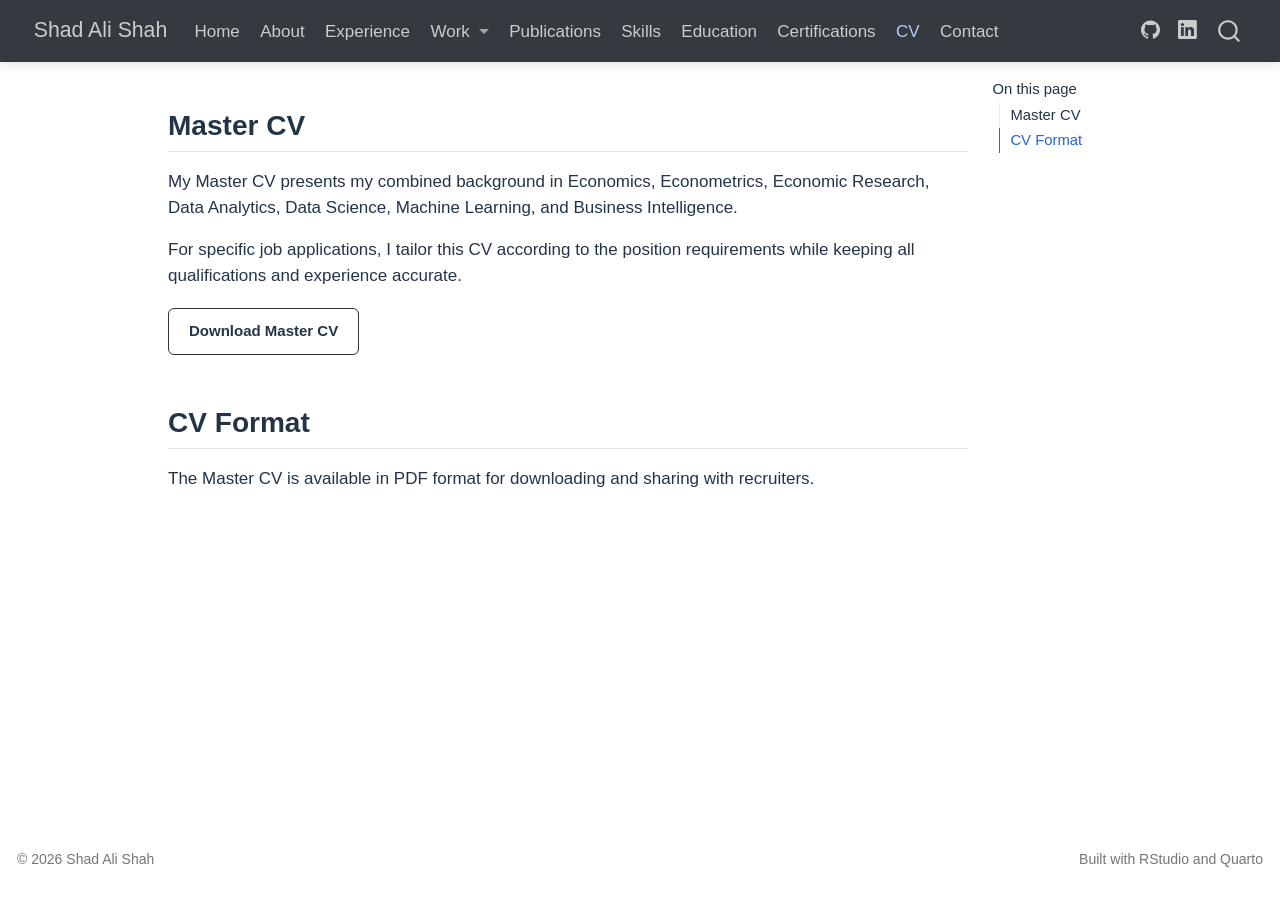
<file: docs/cv.html>
<!DOCTYPE html>
<html xmlns="http://www.w3.org/1999/xhtml" lang="en" xml:lang="en"><head>

<meta charset="utf-8">
<meta name="generator" content="quarto-1.8.24">

<meta name="viewport" content="width=device-width, initial-scale=1.0, user-scalable=yes">


<title>cv – Shad Ali Shah</title>
<style>
code{white-space: pre-wrap;}
span.smallcaps{font-variant: small-caps;}
div.columns{display: flex; gap: min(4vw, 1.5em);}
div.column{flex: auto; overflow-x: auto;}
div.hanging-indent{margin-left: 1.5em; text-indent: -1.5em;}
ul.task-list{list-style: none;}
ul.task-list li input[type="checkbox"] {
  width: 0.8em;
  margin: 0 0.8em 0.2em -1em; /* quarto-specific, see https://github.com/quarto-dev/quarto-cli/issues/4556 */ 
  vertical-align: middle;
}
</style>


<script src="site_libs/quarto-nav/quarto-nav.js"></script>
<script src="site_libs/quarto-nav/headroom.min.js"></script>
<script src="site_libs/clipboard/clipboard.min.js"></script>
<script src="site_libs/quarto-search/autocomplete.umd.js"></script>
<script src="site_libs/quarto-search/fuse.min.js"></script>
<script src="site_libs/quarto-search/quarto-search.js"></script>
<meta name="quarto:offset" content="./">
<link href="./assets/img/favicon.png" rel="icon" type="image/png">
<script src="site_libs/quarto-html/quarto.js" type="module"></script>
<script src="site_libs/quarto-html/tabsets/tabsets.js" type="module"></script>
<script src="site_libs/quarto-html/axe/axe-check.js" type="module"></script>
<script src="site_libs/quarto-html/popper.min.js"></script>
<script src="site_libs/quarto-html/tippy.umd.min.js"></script>
<script src="site_libs/quarto-html/anchor.min.js"></script>
<link href="site_libs/quarto-html/tippy.css" rel="stylesheet">
<link href="site_libs/quarto-html/quarto-syntax-highlighting-dc55a5b9e770e841cd82e46aadbfb9b0.css" rel="stylesheet" id="quarto-text-highlighting-styles">
<script src="site_libs/bootstrap/bootstrap.min.js"></script>
<link href="site_libs/bootstrap/bootstrap-icons.css" rel="stylesheet">
<link href="site_libs/bootstrap/bootstrap-ad05cf3b0d969654a1dcd69f04a11bdd.min.css" rel="stylesheet" append-hash="true" id="quarto-bootstrap" data-mode="light">
<script id="quarto-search-options" type="application/json">{
  "location": "navbar",
  "copy-button": false,
  "collapse-after": 3,
  "panel-placement": "end",
  "type": "overlay",
  "limit": 50,
  "keyboard-shortcut": [
    "f",
    "/",
    "s"
  ],
  "show-item-context": false,
  "language": {
    "search-no-results-text": "No results",
    "search-matching-documents-text": "matching documents",
    "search-copy-link-title": "Copy link to search",
    "search-hide-matches-text": "Hide additional matches",
    "search-more-match-text": "more match in this document",
    "search-more-matches-text": "more matches in this document",
    "search-clear-button-title": "Clear",
    "search-text-placeholder": "",
    "search-detached-cancel-button-title": "Cancel",
    "search-submit-button-title": "Submit",
    "search-label": "Search"
  }
}</script>
<style>html{ scroll-behavior: smooth; }</style>


<link rel="stylesheet" href="assets/css/styles.css">
</head>

<body class="nav-fixed quarto-light">

<div id="quarto-search-results"></div>
  <header id="quarto-header" class="headroom fixed-top">
    <nav class="navbar navbar-expand-lg " data-bs-theme="dark">
      <div class="navbar-container container-fluid">
      <div class="navbar-brand-container mx-auto">
    <a href="./index.html" class="navbar-brand navbar-brand-logo">
    </a>
    <a class="navbar-brand" href="./index.html">
    <span class="navbar-title">Shad Ali Shah</span>
    </a>
  </div>
            <div id="quarto-search" class="" title="Search"></div>
          <button class="navbar-toggler" type="button" data-bs-toggle="collapse" data-bs-target="#navbarCollapse" aria-controls="navbarCollapse" role="menu" aria-expanded="false" aria-label="Toggle navigation" onclick="if (window.quartoToggleHeadroom) { window.quartoToggleHeadroom(); }">
  <span class="navbar-toggler-icon"></span>
</button>
          <div class="collapse navbar-collapse" id="navbarCollapse">
            <ul class="navbar-nav navbar-nav-scroll me-auto">
  <li class="nav-item">
    <a class="nav-link" href="./index.html"> 
<span class="menu-text">Home</span></a>
  </li>  
  <li class="nav-item">
    <a class="nav-link" href="./about.html"> 
<span class="menu-text">About</span></a>
  </li>  
  <li class="nav-item">
    <a class="nav-link" href="./experience.html"> 
<span class="menu-text">Experience</span></a>
  </li>  
  <li class="nav-item dropdown ">
    <a class="nav-link dropdown-toggle" href="#" id="nav-menu-work" role="link" data-bs-toggle="dropdown" aria-expanded="false">
 <span class="menu-text">Work</span>
    </a>
    <ul class="dropdown-menu" aria-labelledby="nav-menu-work">    
        <li>
    <a class="dropdown-item" href="./projects.html">
 <span class="dropdown-text">Projects</span></a>
  </li>  
        <li>
    <a class="dropdown-item" href="./economic-analysis.html">
 <span class="dropdown-text">Economic Analysis</span></a>
  </li>  
        <li>
    <a class="dropdown-item" href="./data-science.html">
 <span class="dropdown-text">Data Science &amp; ML</span></a>
  </li>  
    </ul>
  </li>
  <li class="nav-item">
    <a class="nav-link" href="./publications.html"> 
<span class="menu-text">Publications</span></a>
  </li>  
  <li class="nav-item">
    <a class="nav-link" href="./skills.html"> 
<span class="menu-text">Skills</span></a>
  </li>  
  <li class="nav-item">
    <a class="nav-link" href="./education.html"> 
<span class="menu-text">Education</span></a>
  </li>  
  <li class="nav-item">
    <a class="nav-link" href="./certifications.html"> 
<span class="menu-text">Certifications</span></a>
  </li>  
  <li class="nav-item">
    <a class="nav-link active" href="./cv.html" aria-current="page"> 
<span class="menu-text">CV</span></a>
  </li>  
  <li class="nav-item">
    <a class="nav-link" href="./contact.html"> 
<span class="menu-text">Contact</span></a>
  </li>  
</ul>
            <ul class="navbar-nav navbar-nav-scroll ms-auto">
  <li class="nav-item compact">
    <a class="nav-link" href="https://github.com/shadalishah"> <i class="bi bi-github" role="img" aria-label="GitHub">
</i> 
<span class="menu-text"></span></a>
  </li>  
  <li class="nav-item compact">
    <a class="nav-link" href="https://www.linkedin.com/in/shadalishah/"> <i class="bi bi-linkedin" role="img" aria-label="LinkedIn">
</i> 
<span class="menu-text"></span></a>
  </li>  
</ul>
          </div> <!-- /navcollapse -->
            <div class="quarto-navbar-tools">
</div>
      </div> <!-- /container-fluid -->
    </nav>
</header>
<!-- content -->
<div id="quarto-content" class="quarto-container page-columns page-rows-contents page-layout-article page-navbar">
<!-- sidebar -->
<!-- margin-sidebar -->
    <div id="quarto-margin-sidebar" class="sidebar margin-sidebar">
        <nav id="TOC" role="doc-toc" class="toc-active">
    <h2 id="toc-title">On this page</h2>
   
  <ul>
  <li><a href="#master-cv" id="toc-master-cv" class="nav-link active" data-scroll-target="#master-cv">Master CV</a></li>
  <li><a href="#cv-format" id="toc-cv-format" class="nav-link" data-scroll-target="#cv-format">CV Format</a></li>
  </ul>
</nav>
    </div>
<!-- main -->
<main class="content" id="quarto-document-content"><header id="title-block-header" class="quarto-title-block"></header>




<section id="master-cv" class="level2">
<h2 class="anchored" data-anchor-id="master-cv">Master CV</h2>
<p>My Master CV presents my combined background in Economics, Econometrics, Economic Research, Data Analytics, Data Science, Machine Learning, and Business Intelligence.</p>
<p>For specific job applications, I tailor this CV according to the position requirements while keeping all qualifications and experience accurate.</p>
<div class="cv-actions">
<p><a href="files/Shad_Ali_Shah_Master_CV.pdf" download="Shad_Ali_Shah_Master_CV.pdf" class="cv-button"> Download Master CV </a></p>
</div>
</section>
<section id="cv-format" class="level2">
<h2 class="anchored" data-anchor-id="cv-format">CV Format</h2>
<p>The Master CV is available in PDF format for downloading and sharing with recruiters.</p>
<style>

.cv-actions {
  display: flex;
  margin: 20px 0 25px 0;
  flex-wrap: wrap;
  align-items: center;
}

.cv-button {
  display: inline-block;
  padding: 11px 20px;
  border: 1px solid #333;
  border-radius: 6px;
  background: transparent;
  color: inherit;
  text-decoration: none !important;
  font-family: inherit;
  font-size: 15px;
  font-weight: 600;
  cursor: pointer;
  transition: opacity 0.2s ease;
}

.cv-button:hover {
  opacity: 0.75;
}

</style>


</section>

</main> <!-- /main -->
<script id="quarto-html-after-body" type="application/javascript">
  window.document.addEventListener("DOMContentLoaded", function (event) {
    const icon = "";
    const anchorJS = new window.AnchorJS();
    anchorJS.options = {
      placement: 'right',
      icon: icon
    };
    anchorJS.add('.anchored');
    const isCodeAnnotation = (el) => {
      for (const clz of el.classList) {
        if (clz.startsWith('code-annotation-')) {                     
          return true;
        }
      }
      return false;
    }
    const onCopySuccess = function(e) {
      // button target
      const button = e.trigger;
      // don't keep focus
      button.blur();
      // flash "checked"
      button.classList.add('code-copy-button-checked');
      var currentTitle = button.getAttribute("title");
      button.setAttribute("title", "Copied!");
      let tooltip;
      if (window.bootstrap) {
        button.setAttribute("data-bs-toggle", "tooltip");
        button.setAttribute("data-bs-placement", "left");
        button.setAttribute("data-bs-title", "Copied!");
        tooltip = new bootstrap.Tooltip(button, 
          { trigger: "manual", 
            customClass: "code-copy-button-tooltip",
            offset: [0, -8]});
        tooltip.show();    
      }
      setTimeout(function() {
        if (tooltip) {
          tooltip.hide();
          button.removeAttribute("data-bs-title");
          button.removeAttribute("data-bs-toggle");
          button.removeAttribute("data-bs-placement");
        }
        button.setAttribute("title", currentTitle);
        button.classList.remove('code-copy-button-checked');
      }, 1000);
      // clear code selection
      e.clearSelection();
    }
    const getTextToCopy = function(trigger) {
      const outerScaffold = trigger.parentElement.cloneNode(true);
      const codeEl = outerScaffold.querySelector('code');
      for (const childEl of codeEl.children) {
        if (isCodeAnnotation(childEl)) {
          childEl.remove();
        }
      }
      return codeEl.innerText;
    }
    const clipboard = new window.ClipboardJS('.code-copy-button:not([data-in-quarto-modal])', {
      text: getTextToCopy
    });
    clipboard.on('success', onCopySuccess);
    if (window.document.getElementById('quarto-embedded-source-code-modal')) {
      const clipboardModal = new window.ClipboardJS('.code-copy-button[data-in-quarto-modal]', {
        text: getTextToCopy,
        container: window.document.getElementById('quarto-embedded-source-code-modal')
      });
      clipboardModal.on('success', onCopySuccess);
    }
      var localhostRegex = new RegExp(/^(?:http|https):\/\/localhost\:?[0-9]*\//);
      var mailtoRegex = new RegExp(/^mailto:/);
        var filterRegex = new RegExp("https:\/\/shadalishah\.com");
      var isInternal = (href) => {
          return filterRegex.test(href) || localhostRegex.test(href) || mailtoRegex.test(href);
      }
      // Inspect non-navigation links and adorn them if external
     var links = window.document.querySelectorAll('a[href]:not(.nav-link):not(.navbar-brand):not(.toc-action):not(.sidebar-link):not(.sidebar-item-toggle):not(.pagination-link):not(.no-external):not([aria-hidden]):not(.dropdown-item):not(.quarto-navigation-tool):not(.about-link)');
      for (var i=0; i<links.length; i++) {
        const link = links[i];
        if (!isInternal(link.href)) {
          // undo the damage that might have been done by quarto-nav.js in the case of
          // links that we want to consider external
          if (link.dataset.originalHref !== undefined) {
            link.href = link.dataset.originalHref;
          }
            // target, if specified
            link.setAttribute("target", "_blank");
            if (link.getAttribute("rel") === null) {
              link.setAttribute("rel", "noopener");
            }
        }
      }
    function tippyHover(el, contentFn, onTriggerFn, onUntriggerFn) {
      const config = {
        allowHTML: true,
        maxWidth: 500,
        delay: 100,
        arrow: false,
        appendTo: function(el) {
            return el.parentElement;
        },
        interactive: true,
        interactiveBorder: 10,
        theme: 'quarto',
        placement: 'bottom-start',
      };
      if (contentFn) {
        config.content = contentFn;
      }
      if (onTriggerFn) {
        config.onTrigger = onTriggerFn;
      }
      if (onUntriggerFn) {
        config.onUntrigger = onUntriggerFn;
      }
      window.tippy(el, config); 
    }
    const noterefs = window.document.querySelectorAll('a[role="doc-noteref"]');
    for (var i=0; i<noterefs.length; i++) {
      const ref = noterefs[i];
      tippyHover(ref, function() {
        // use id or data attribute instead here
        let href = ref.getAttribute('data-footnote-href') || ref.getAttribute('href');
        try { href = new URL(href).hash; } catch {}
        const id = href.replace(/^#\/?/, "");
        const note = window.document.getElementById(id);
        if (note) {
          return note.innerHTML;
        } else {
          return "";
        }
      });
    }
    const xrefs = window.document.querySelectorAll('a.quarto-xref');
    const processXRef = (id, note) => {
      // Strip column container classes
      const stripColumnClz = (el) => {
        el.classList.remove("page-full", "page-columns");
        if (el.children) {
          for (const child of el.children) {
            stripColumnClz(child);
          }
        }
      }
      stripColumnClz(note)
      if (id === null || id.startsWith('sec-')) {
        // Special case sections, only their first couple elements
        const container = document.createElement("div");
        if (note.children && note.children.length > 2) {
          container.appendChild(note.children[0].cloneNode(true));
          for (let i = 1; i < note.children.length; i++) {
            const child = note.children[i];
            if (child.tagName === "P" && child.innerText === "") {
              continue;
            } else {
              container.appendChild(child.cloneNode(true));
              break;
            }
          }
          if (window.Quarto?.typesetMath) {
            window.Quarto.typesetMath(container);
          }
          return container.innerHTML
        } else {
          if (window.Quarto?.typesetMath) {
            window.Quarto.typesetMath(note);
          }
          return note.innerHTML;
        }
      } else {
        // Remove any anchor links if they are present
        const anchorLink = note.querySelector('a.anchorjs-link');
        if (anchorLink) {
          anchorLink.remove();
        }
        if (window.Quarto?.typesetMath) {
          window.Quarto.typesetMath(note);
        }
        if (note.classList.contains("callout")) {
          return note.outerHTML;
        } else {
          return note.innerHTML;
        }
      }
    }
    for (var i=0; i<xrefs.length; i++) {
      const xref = xrefs[i];
      tippyHover(xref, undefined, function(instance) {
        instance.disable();
        let url = xref.getAttribute('href');
        let hash = undefined; 
        if (url.startsWith('#')) {
          hash = url;
        } else {
          try { hash = new URL(url).hash; } catch {}
        }
        if (hash) {
          const id = hash.replace(/^#\/?/, "");
          const note = window.document.getElementById(id);
          if (note !== null) {
            try {
              const html = processXRef(id, note.cloneNode(true));
              instance.setContent(html);
            } finally {
              instance.enable();
              instance.show();
            }
          } else {
            // See if we can fetch this
            fetch(url.split('#')[0])
            .then(res => res.text())
            .then(html => {
              const parser = new DOMParser();
              const htmlDoc = parser.parseFromString(html, "text/html");
              const note = htmlDoc.getElementById(id);
              if (note !== null) {
                const html = processXRef(id, note);
                instance.setContent(html);
              } 
            }).finally(() => {
              instance.enable();
              instance.show();
            });
          }
        } else {
          // See if we can fetch a full url (with no hash to target)
          // This is a special case and we should probably do some content thinning / targeting
          fetch(url)
          .then(res => res.text())
          .then(html => {
            const parser = new DOMParser();
            const htmlDoc = parser.parseFromString(html, "text/html");
            const note = htmlDoc.querySelector('main.content');
            if (note !== null) {
              // This should only happen for chapter cross references
              // (since there is no id in the URL)
              // remove the first header
              if (note.children.length > 0 && note.children[0].tagName === "HEADER") {
                note.children[0].remove();
              }
              const html = processXRef(null, note);
              instance.setContent(html);
            } 
          }).finally(() => {
            instance.enable();
            instance.show();
          });
        }
      }, function(instance) {
      });
    }
        let selectedAnnoteEl;
        const selectorForAnnotation = ( cell, annotation) => {
          let cellAttr = 'data-code-cell="' + cell + '"';
          let lineAttr = 'data-code-annotation="' +  annotation + '"';
          const selector = 'span[' + cellAttr + '][' + lineAttr + ']';
          return selector;
        }
        const selectCodeLines = (annoteEl) => {
          const doc = window.document;
          const targetCell = annoteEl.getAttribute("data-target-cell");
          const targetAnnotation = annoteEl.getAttribute("data-target-annotation");
          const annoteSpan = window.document.querySelector(selectorForAnnotation(targetCell, targetAnnotation));
          const lines = annoteSpan.getAttribute("data-code-lines").split(",");
          const lineIds = lines.map((line) => {
            return targetCell + "-" + line;
          })
          let top = null;
          let height = null;
          let parent = null;
          if (lineIds.length > 0) {
              //compute the position of the single el (top and bottom and make a div)
              const el = window.document.getElementById(lineIds[0]);
              top = el.offsetTop;
              height = el.offsetHeight;
              parent = el.parentElement.parentElement;
            if (lineIds.length > 1) {
              const lastEl = window.document.getElementById(lineIds[lineIds.length - 1]);
              const bottom = lastEl.offsetTop + lastEl.offsetHeight;
              height = bottom - top;
            }
            if (top !== null && height !== null && parent !== null) {
              // cook up a div (if necessary) and position it 
              let div = window.document.getElementById("code-annotation-line-highlight");
              if (div === null) {
                div = window.document.createElement("div");
                div.setAttribute("id", "code-annotation-line-highlight");
                div.style.position = 'absolute';
                parent.appendChild(div);
              }
              div.style.top = top - 2 + "px";
              div.style.height = height + 4 + "px";
              div.style.left = 0;
              let gutterDiv = window.document.getElementById("code-annotation-line-highlight-gutter");
              if (gutterDiv === null) {
                gutterDiv = window.document.createElement("div");
                gutterDiv.setAttribute("id", "code-annotation-line-highlight-gutter");
                gutterDiv.style.position = 'absolute';
                const codeCell = window.document.getElementById(targetCell);
                const gutter = codeCell.querySelector('.code-annotation-gutter');
                gutter.appendChild(gutterDiv);
              }
              gutterDiv.style.top = top - 2 + "px";
              gutterDiv.style.height = height + 4 + "px";
            }
            selectedAnnoteEl = annoteEl;
          }
        };
        const unselectCodeLines = () => {
          const elementsIds = ["code-annotation-line-highlight", "code-annotation-line-highlight-gutter"];
          elementsIds.forEach((elId) => {
            const div = window.document.getElementById(elId);
            if (div) {
              div.remove();
            }
          });
          selectedAnnoteEl = undefined;
        };
          // Handle positioning of the toggle
      window.addEventListener(
        "resize",
        throttle(() => {
          elRect = undefined;
          if (selectedAnnoteEl) {
            selectCodeLines(selectedAnnoteEl);
          }
        }, 10)
      );
      function throttle(fn, ms) {
      let throttle = false;
      let timer;
        return (...args) => {
          if(!throttle) { // first call gets through
              fn.apply(this, args);
              throttle = true;
          } else { // all the others get throttled
              if(timer) clearTimeout(timer); // cancel #2
              timer = setTimeout(() => {
                fn.apply(this, args);
                timer = throttle = false;
              }, ms);
          }
        };
      }
        // Attach click handler to the DT
        const annoteDls = window.document.querySelectorAll('dt[data-target-cell]');
        for (const annoteDlNode of annoteDls) {
          annoteDlNode.addEventListener('click', (event) => {
            const clickedEl = event.target;
            if (clickedEl !== selectedAnnoteEl) {
              unselectCodeLines();
              const activeEl = window.document.querySelector('dt[data-target-cell].code-annotation-active');
              if (activeEl) {
                activeEl.classList.remove('code-annotation-active');
              }
              selectCodeLines(clickedEl);
              clickedEl.classList.add('code-annotation-active');
            } else {
              // Unselect the line
              unselectCodeLines();
              clickedEl.classList.remove('code-annotation-active');
            }
          });
        }
    const findCites = (el) => {
      const parentEl = el.parentElement;
      if (parentEl) {
        const cites = parentEl.dataset.cites;
        if (cites) {
          return {
            el,
            cites: cites.split(' ')
          };
        } else {
          return findCites(el.parentElement)
        }
      } else {
        return undefined;
      }
    };
    var bibliorefs = window.document.querySelectorAll('a[role="doc-biblioref"]');
    for (var i=0; i<bibliorefs.length; i++) {
      const ref = bibliorefs[i];
      const citeInfo = findCites(ref);
      if (citeInfo) {
        tippyHover(citeInfo.el, function() {
          var popup = window.document.createElement('div');
          citeInfo.cites.forEach(function(cite) {
            var citeDiv = window.document.createElement('div');
            citeDiv.classList.add('hanging-indent');
            citeDiv.classList.add('csl-entry');
            var biblioDiv = window.document.getElementById('ref-' + cite);
            if (biblioDiv) {
              citeDiv.innerHTML = biblioDiv.innerHTML;
            }
            popup.appendChild(citeDiv);
          });
          return popup.innerHTML;
        });
      }
    }
  });
  </script>
</div> <!-- /content -->
<footer class="footer">
  <div class="nav-footer">
    <div class="nav-footer-left">
<p>© 2026 Shad Ali Shah</p>
</div>   
    <div class="nav-footer-center">
      &nbsp;
    </div>
    <div class="nav-footer-right">
<p>Built with RStudio and Quarto</p>
</div>
  </div>
</footer>




<script src="site_libs/quarto-html/zenscroll-min.js"></script>
</body></html>
</file>
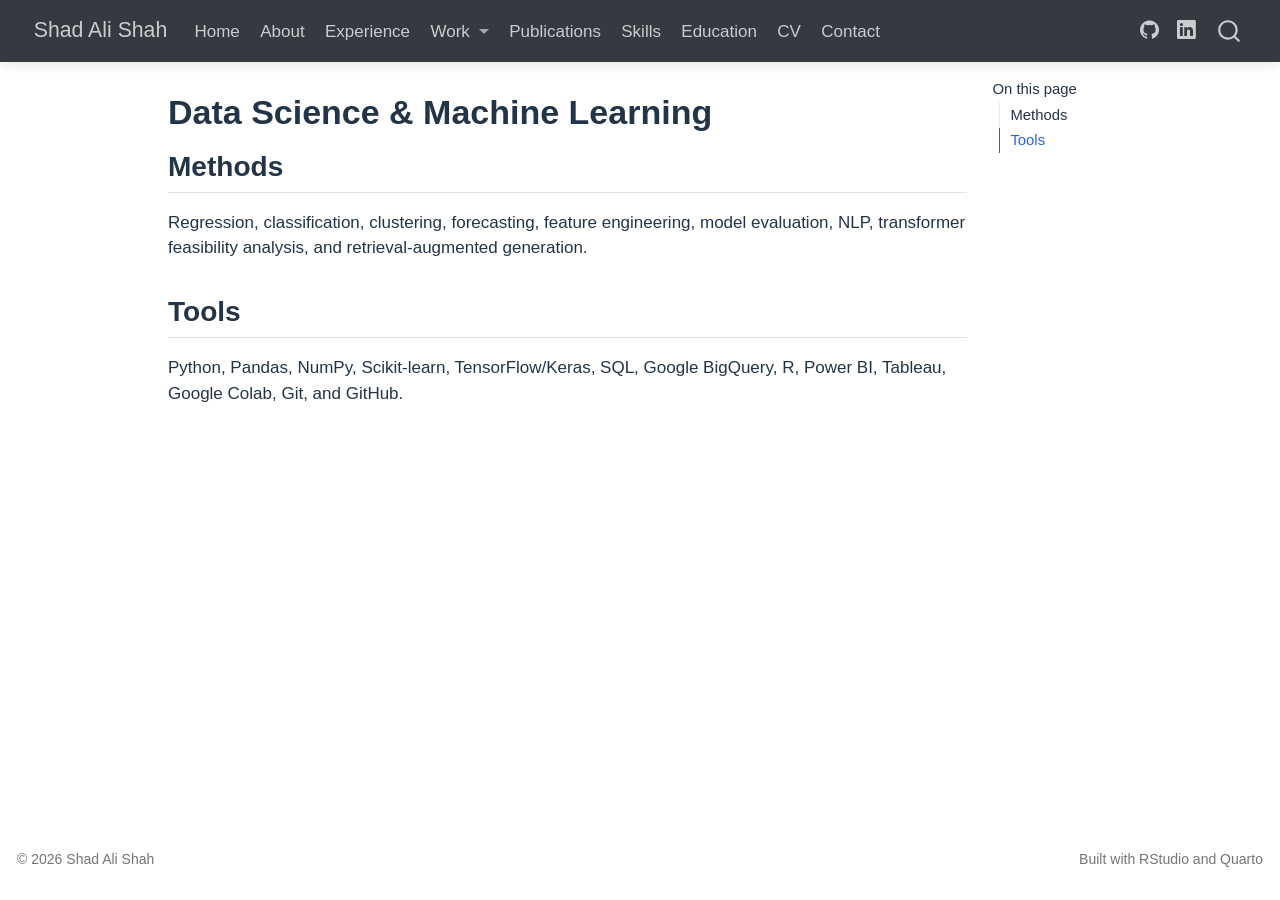
<file: docs/data-science.html>
<!DOCTYPE html>
<html xmlns="http://www.w3.org/1999/xhtml" lang="en" xml:lang="en"><head>

<meta charset="utf-8">
<meta name="generator" content="quarto-1.8.24">

<meta name="viewport" content="width=device-width, initial-scale=1.0, user-scalable=yes">


<title>Data Science &amp; Machine Learning – Shad Ali Shah</title>
<style>
code{white-space: pre-wrap;}
span.smallcaps{font-variant: small-caps;}
div.columns{display: flex; gap: min(4vw, 1.5em);}
div.column{flex: auto; overflow-x: auto;}
div.hanging-indent{margin-left: 1.5em; text-indent: -1.5em;}
ul.task-list{list-style: none;}
ul.task-list li input[type="checkbox"] {
  width: 0.8em;
  margin: 0 0.8em 0.2em -1em; /* quarto-specific, see https://github.com/quarto-dev/quarto-cli/issues/4556 */ 
  vertical-align: middle;
}
</style>


<script src="site_libs/quarto-nav/quarto-nav.js"></script>
<script src="site_libs/quarto-nav/headroom.min.js"></script>
<script src="site_libs/clipboard/clipboard.min.js"></script>
<script src="site_libs/quarto-search/autocomplete.umd.js"></script>
<script src="site_libs/quarto-search/fuse.min.js"></script>
<script src="site_libs/quarto-search/quarto-search.js"></script>
<meta name="quarto:offset" content="./">
<link href="./assets/img/favicon.png" rel="icon" type="image/png">
<script src="site_libs/quarto-html/quarto.js" type="module"></script>
<script src="site_libs/quarto-html/tabsets/tabsets.js" type="module"></script>
<script src="site_libs/quarto-html/axe/axe-check.js" type="module"></script>
<script src="site_libs/quarto-html/popper.min.js"></script>
<script src="site_libs/quarto-html/tippy.umd.min.js"></script>
<script src="site_libs/quarto-html/anchor.min.js"></script>
<link href="site_libs/quarto-html/tippy.css" rel="stylesheet">
<link href="site_libs/quarto-html/quarto-syntax-highlighting-dc55a5b9e770e841cd82e46aadbfb9b0.css" rel="stylesheet" id="quarto-text-highlighting-styles">
<script src="site_libs/bootstrap/bootstrap.min.js"></script>
<link href="site_libs/bootstrap/bootstrap-icons.css" rel="stylesheet">
<link href="site_libs/bootstrap/bootstrap-ad05cf3b0d969654a1dcd69f04a11bdd.min.css" rel="stylesheet" append-hash="true" id="quarto-bootstrap" data-mode="light">
<script id="quarto-search-options" type="application/json">{
  "location": "navbar",
  "copy-button": false,
  "collapse-after": 3,
  "panel-placement": "end",
  "type": "overlay",
  "limit": 50,
  "keyboard-shortcut": [
    "f",
    "/",
    "s"
  ],
  "show-item-context": false,
  "language": {
    "search-no-results-text": "No results",
    "search-matching-documents-text": "matching documents",
    "search-copy-link-title": "Copy link to search",
    "search-hide-matches-text": "Hide additional matches",
    "search-more-match-text": "more match in this document",
    "search-more-matches-text": "more matches in this document",
    "search-clear-button-title": "Clear",
    "search-text-placeholder": "",
    "search-detached-cancel-button-title": "Cancel",
    "search-submit-button-title": "Submit",
    "search-label": "Search"
  }
}</script>
<style>html{ scroll-behavior: smooth; }</style>


<link rel="stylesheet" href="assets/css/styles.css">
</head>

<body class="nav-fixed quarto-light">

<div id="quarto-search-results"></div>
  <header id="quarto-header" class="headroom fixed-top">
    <nav class="navbar navbar-expand-lg " data-bs-theme="dark">
      <div class="navbar-container container-fluid">
      <div class="navbar-brand-container mx-auto">
    <a href="./index.html" class="navbar-brand navbar-brand-logo">
    </a>
    <a class="navbar-brand" href="./index.html">
    <span class="navbar-title">Shad Ali Shah</span>
    </a>
  </div>
            <div id="quarto-search" class="" title="Search"></div>
          <button class="navbar-toggler" type="button" data-bs-toggle="collapse" data-bs-target="#navbarCollapse" aria-controls="navbarCollapse" role="menu" aria-expanded="false" aria-label="Toggle navigation" onclick="if (window.quartoToggleHeadroom) { window.quartoToggleHeadroom(); }">
  <span class="navbar-toggler-icon"></span>
</button>
          <div class="collapse navbar-collapse" id="navbarCollapse">
            <ul class="navbar-nav navbar-nav-scroll me-auto">
  <li class="nav-item">
    <a class="nav-link" href="./index.html"> 
<span class="menu-text">Home</span></a>
  </li>  
  <li class="nav-item">
    <a class="nav-link" href="./about.html"> 
<span class="menu-text">About</span></a>
  </li>  
  <li class="nav-item">
    <a class="nav-link" href="./experience.html"> 
<span class="menu-text">Experience</span></a>
  </li>  
  <li class="nav-item dropdown ">
    <a class="nav-link dropdown-toggle" href="#" id="nav-menu-work" role="link" data-bs-toggle="dropdown" aria-expanded="false">
 <span class="menu-text">Work</span>
    </a>
    <ul class="dropdown-menu" aria-labelledby="nav-menu-work">    
        <li>
    <a class="dropdown-item" href="./projects.html">
 <span class="dropdown-text">Projects</span></a>
  </li>  
        <li>
    <a class="dropdown-item" href="./economic-analysis.html">
 <span class="dropdown-text">Economic Analysis</span></a>
  </li>  
        <li>
    <a class="dropdown-item" href="./data-science.html">
 <span class="dropdown-text">Data Science &amp; ML</span></a>
  </li>  
    </ul>
  </li>
  <li class="nav-item">
    <a class="nav-link" href="./publications.html"> 
<span class="menu-text">Publications</span></a>
  </li>  
  <li class="nav-item">
    <a class="nav-link" href="./skills.html"> 
<span class="menu-text">Skills</span></a>
  </li>  
  <li class="nav-item">
    <a class="nav-link" href="./education.html"> 
<span class="menu-text">Education</span></a>
  </li>  
  <li class="nav-item">
    <a class="nav-link" href="./cv.html"> 
<span class="menu-text">CV</span></a>
  </li>  
  <li class="nav-item">
    <a class="nav-link" href="./contact.html"> 
<span class="menu-text">Contact</span></a>
  </li>  
</ul>
            <ul class="navbar-nav navbar-nav-scroll ms-auto">
  <li class="nav-item compact">
    <a class="nav-link" href="https://github.com/shadalishah"> <i class="bi bi-github" role="img" aria-label="GitHub">
</i> 
<span class="menu-text"></span></a>
  </li>  
  <li class="nav-item compact">
    <a class="nav-link" href="https://www.linkedin.com/in/shadalishah/"> <i class="bi bi-linkedin" role="img" aria-label="LinkedIn">
</i> 
<span class="menu-text"></span></a>
  </li>  
</ul>
          </div> <!-- /navcollapse -->
            <div class="quarto-navbar-tools">
</div>
      </div> <!-- /container-fluid -->
    </nav>
</header>
<!-- content -->
<div id="quarto-content" class="quarto-container page-columns page-rows-contents page-layout-article page-navbar">
<!-- sidebar -->
<!-- margin-sidebar -->
    <div id="quarto-margin-sidebar" class="sidebar margin-sidebar">
        <nav id="TOC" role="doc-toc" class="toc-active">
    <h2 id="toc-title">On this page</h2>
   
  <ul>
  <li><a href="#methods" id="toc-methods" class="nav-link active" data-scroll-target="#methods">Methods</a></li>
  <li><a href="#tools" id="toc-tools" class="nav-link" data-scroll-target="#tools">Tools</a></li>
  </ul>
</nav>
    </div>
<!-- main -->
<main class="content" id="quarto-document-content">

<header id="title-block-header" class="quarto-title-block default">
<div class="quarto-title">
<h1 class="title">Data Science &amp; Machine Learning</h1>
</div>



<div class="quarto-title-meta">

    
  
    
  </div>
  


</header>


<section id="methods" class="level2">
<h2 class="anchored" data-anchor-id="methods">Methods</h2>
<p>Regression, classification, clustering, forecasting, feature engineering, model evaluation, NLP, transformer feasibility analysis, and retrieval-augmented generation.</p>
</section>
<section id="tools" class="level2">
<h2 class="anchored" data-anchor-id="tools">Tools</h2>
<p>Python, Pandas, NumPy, Scikit-learn, TensorFlow/Keras, SQL, Google BigQuery, R, Power BI, Tableau, Google Colab, Git, and GitHub.</p>


</section>

</main> <!-- /main -->
<script id="quarto-html-after-body" type="application/javascript">
  window.document.addEventListener("DOMContentLoaded", function (event) {
    const icon = "";
    const anchorJS = new window.AnchorJS();
    anchorJS.options = {
      placement: 'right',
      icon: icon
    };
    anchorJS.add('.anchored');
    const isCodeAnnotation = (el) => {
      for (const clz of el.classList) {
        if (clz.startsWith('code-annotation-')) {                     
          return true;
        }
      }
      return false;
    }
    const onCopySuccess = function(e) {
      // button target
      const button = e.trigger;
      // don't keep focus
      button.blur();
      // flash "checked"
      button.classList.add('code-copy-button-checked');
      var currentTitle = button.getAttribute("title");
      button.setAttribute("title", "Copied!");
      let tooltip;
      if (window.bootstrap) {
        button.setAttribute("data-bs-toggle", "tooltip");
        button.setAttribute("data-bs-placement", "left");
        button.setAttribute("data-bs-title", "Copied!");
        tooltip = new bootstrap.Tooltip(button, 
          { trigger: "manual", 
            customClass: "code-copy-button-tooltip",
            offset: [0, -8]});
        tooltip.show();    
      }
      setTimeout(function() {
        if (tooltip) {
          tooltip.hide();
          button.removeAttribute("data-bs-title");
          button.removeAttribute("data-bs-toggle");
          button.removeAttribute("data-bs-placement");
        }
        button.setAttribute("title", currentTitle);
        button.classList.remove('code-copy-button-checked');
      }, 1000);
      // clear code selection
      e.clearSelection();
    }
    const getTextToCopy = function(trigger) {
      const outerScaffold = trigger.parentElement.cloneNode(true);
      const codeEl = outerScaffold.querySelector('code');
      for (const childEl of codeEl.children) {
        if (isCodeAnnotation(childEl)) {
          childEl.remove();
        }
      }
      return codeEl.innerText;
    }
    const clipboard = new window.ClipboardJS('.code-copy-button:not([data-in-quarto-modal])', {
      text: getTextToCopy
    });
    clipboard.on('success', onCopySuccess);
    if (window.document.getElementById('quarto-embedded-source-code-modal')) {
      const clipboardModal = new window.ClipboardJS('.code-copy-button[data-in-quarto-modal]', {
        text: getTextToCopy,
        container: window.document.getElementById('quarto-embedded-source-code-modal')
      });
      clipboardModal.on('success', onCopySuccess);
    }
      var localhostRegex = new RegExp(/^(?:http|https):\/\/localhost\:?[0-9]*\//);
      var mailtoRegex = new RegExp(/^mailto:/);
        var filterRegex = new RegExp("https:\/\/shadalishah\.com");
      var isInternal = (href) => {
          return filterRegex.test(href) || localhostRegex.test(href) || mailtoRegex.test(href);
      }
      // Inspect non-navigation links and adorn them if external
     var links = window.document.querySelectorAll('a[href]:not(.nav-link):not(.navbar-brand):not(.toc-action):not(.sidebar-link):not(.sidebar-item-toggle):not(.pagination-link):not(.no-external):not([aria-hidden]):not(.dropdown-item):not(.quarto-navigation-tool):not(.about-link)');
      for (var i=0; i<links.length; i++) {
        const link = links[i];
        if (!isInternal(link.href)) {
          // undo the damage that might have been done by quarto-nav.js in the case of
          // links that we want to consider external
          if (link.dataset.originalHref !== undefined) {
            link.href = link.dataset.originalHref;
          }
            // target, if specified
            link.setAttribute("target", "_blank");
            if (link.getAttribute("rel") === null) {
              link.setAttribute("rel", "noopener");
            }
        }
      }
    function tippyHover(el, contentFn, onTriggerFn, onUntriggerFn) {
      const config = {
        allowHTML: true,
        maxWidth: 500,
        delay: 100,
        arrow: false,
        appendTo: function(el) {
            return el.parentElement;
        },
        interactive: true,
        interactiveBorder: 10,
        theme: 'quarto',
        placement: 'bottom-start',
      };
      if (contentFn) {
        config.content = contentFn;
      }
      if (onTriggerFn) {
        config.onTrigger = onTriggerFn;
      }
      if (onUntriggerFn) {
        config.onUntrigger = onUntriggerFn;
      }
      window.tippy(el, config); 
    }
    const noterefs = window.document.querySelectorAll('a[role="doc-noteref"]');
    for (var i=0; i<noterefs.length; i++) {
      const ref = noterefs[i];
      tippyHover(ref, function() {
        // use id or data attribute instead here
        let href = ref.getAttribute('data-footnote-href') || ref.getAttribute('href');
        try { href = new URL(href).hash; } catch {}
        const id = href.replace(/^#\/?/, "");
        const note = window.document.getElementById(id);
        if (note) {
          return note.innerHTML;
        } else {
          return "";
        }
      });
    }
    const xrefs = window.document.querySelectorAll('a.quarto-xref');
    const processXRef = (id, note) => {
      // Strip column container classes
      const stripColumnClz = (el) => {
        el.classList.remove("page-full", "page-columns");
        if (el.children) {
          for (const child of el.children) {
            stripColumnClz(child);
          }
        }
      }
      stripColumnClz(note)
      if (id === null || id.startsWith('sec-')) {
        // Special case sections, only their first couple elements
        const container = document.createElement("div");
        if (note.children && note.children.length > 2) {
          container.appendChild(note.children[0].cloneNode(true));
          for (let i = 1; i < note.children.length; i++) {
            const child = note.children[i];
            if (child.tagName === "P" && child.innerText === "") {
              continue;
            } else {
              container.appendChild(child.cloneNode(true));
              break;
            }
          }
          if (window.Quarto?.typesetMath) {
            window.Quarto.typesetMath(container);
          }
          return container.innerHTML
        } else {
          if (window.Quarto?.typesetMath) {
            window.Quarto.typesetMath(note);
          }
          return note.innerHTML;
        }
      } else {
        // Remove any anchor links if they are present
        const anchorLink = note.querySelector('a.anchorjs-link');
        if (anchorLink) {
          anchorLink.remove();
        }
        if (window.Quarto?.typesetMath) {
          window.Quarto.typesetMath(note);
        }
        if (note.classList.contains("callout")) {
          return note.outerHTML;
        } else {
          return note.innerHTML;
        }
      }
    }
    for (var i=0; i<xrefs.length; i++) {
      const xref = xrefs[i];
      tippyHover(xref, undefined, function(instance) {
        instance.disable();
        let url = xref.getAttribute('href');
        let hash = undefined; 
        if (url.startsWith('#')) {
          hash = url;
        } else {
          try { hash = new URL(url).hash; } catch {}
        }
        if (hash) {
          const id = hash.replace(/^#\/?/, "");
          const note = window.document.getElementById(id);
          if (note !== null) {
            try {
              const html = processXRef(id, note.cloneNode(true));
              instance.setContent(html);
            } finally {
              instance.enable();
              instance.show();
            }
          } else {
            // See if we can fetch this
            fetch(url.split('#')[0])
            .then(res => res.text())
            .then(html => {
              const parser = new DOMParser();
              const htmlDoc = parser.parseFromString(html, "text/html");
              const note = htmlDoc.getElementById(id);
              if (note !== null) {
                const html = processXRef(id, note);
                instance.setContent(html);
              } 
            }).finally(() => {
              instance.enable();
              instance.show();
            });
          }
        } else {
          // See if we can fetch a full url (with no hash to target)
          // This is a special case and we should probably do some content thinning / targeting
          fetch(url)
          .then(res => res.text())
          .then(html => {
            const parser = new DOMParser();
            const htmlDoc = parser.parseFromString(html, "text/html");
            const note = htmlDoc.querySelector('main.content');
            if (note !== null) {
              // This should only happen for chapter cross references
              // (since there is no id in the URL)
              // remove the first header
              if (note.children.length > 0 && note.children[0].tagName === "HEADER") {
                note.children[0].remove();
              }
              const html = processXRef(null, note);
              instance.setContent(html);
            } 
          }).finally(() => {
            instance.enable();
            instance.show();
          });
        }
      }, function(instance) {
      });
    }
        let selectedAnnoteEl;
        const selectorForAnnotation = ( cell, annotation) => {
          let cellAttr = 'data-code-cell="' + cell + '"';
          let lineAttr = 'data-code-annotation="' +  annotation + '"';
          const selector = 'span[' + cellAttr + '][' + lineAttr + ']';
          return selector;
        }
        const selectCodeLines = (annoteEl) => {
          const doc = window.document;
          const targetCell = annoteEl.getAttribute("data-target-cell");
          const targetAnnotation = annoteEl.getAttribute("data-target-annotation");
          const annoteSpan = window.document.querySelector(selectorForAnnotation(targetCell, targetAnnotation));
          const lines = annoteSpan.getAttribute("data-code-lines").split(",");
          const lineIds = lines.map((line) => {
            return targetCell + "-" + line;
          })
          let top = null;
          let height = null;
          let parent = null;
          if (lineIds.length > 0) {
              //compute the position of the single el (top and bottom and make a div)
              const el = window.document.getElementById(lineIds[0]);
              top = el.offsetTop;
              height = el.offsetHeight;
              parent = el.parentElement.parentElement;
            if (lineIds.length > 1) {
              const lastEl = window.document.getElementById(lineIds[lineIds.length - 1]);
              const bottom = lastEl.offsetTop + lastEl.offsetHeight;
              height = bottom - top;
            }
            if (top !== null && height !== null && parent !== null) {
              // cook up a div (if necessary) and position it 
              let div = window.document.getElementById("code-annotation-line-highlight");
              if (div === null) {
                div = window.document.createElement("div");
                div.setAttribute("id", "code-annotation-line-highlight");
                div.style.position = 'absolute';
                parent.appendChild(div);
              }
              div.style.top = top - 2 + "px";
              div.style.height = height + 4 + "px";
              div.style.left = 0;
              let gutterDiv = window.document.getElementById("code-annotation-line-highlight-gutter");
              if (gutterDiv === null) {
                gutterDiv = window.document.createElement("div");
                gutterDiv.setAttribute("id", "code-annotation-line-highlight-gutter");
                gutterDiv.style.position = 'absolute';
                const codeCell = window.document.getElementById(targetCell);
                const gutter = codeCell.querySelector('.code-annotation-gutter');
                gutter.appendChild(gutterDiv);
              }
              gutterDiv.style.top = top - 2 + "px";
              gutterDiv.style.height = height + 4 + "px";
            }
            selectedAnnoteEl = annoteEl;
          }
        };
        const unselectCodeLines = () => {
          const elementsIds = ["code-annotation-line-highlight", "code-annotation-line-highlight-gutter"];
          elementsIds.forEach((elId) => {
            const div = window.document.getElementById(elId);
            if (div) {
              div.remove();
            }
          });
          selectedAnnoteEl = undefined;
        };
          // Handle positioning of the toggle
      window.addEventListener(
        "resize",
        throttle(() => {
          elRect = undefined;
          if (selectedAnnoteEl) {
            selectCodeLines(selectedAnnoteEl);
          }
        }, 10)
      );
      function throttle(fn, ms) {
      let throttle = false;
      let timer;
        return (...args) => {
          if(!throttle) { // first call gets through
              fn.apply(this, args);
              throttle = true;
          } else { // all the others get throttled
              if(timer) clearTimeout(timer); // cancel #2
              timer = setTimeout(() => {
                fn.apply(this, args);
                timer = throttle = false;
              }, ms);
          }
        };
      }
        // Attach click handler to the DT
        const annoteDls = window.document.querySelectorAll('dt[data-target-cell]');
        for (const annoteDlNode of annoteDls) {
          annoteDlNode.addEventListener('click', (event) => {
            const clickedEl = event.target;
            if (clickedEl !== selectedAnnoteEl) {
              unselectCodeLines();
              const activeEl = window.document.querySelector('dt[data-target-cell].code-annotation-active');
              if (activeEl) {
                activeEl.classList.remove('code-annotation-active');
              }
              selectCodeLines(clickedEl);
              clickedEl.classList.add('code-annotation-active');
            } else {
              // Unselect the line
              unselectCodeLines();
              clickedEl.classList.remove('code-annotation-active');
            }
          });
        }
    const findCites = (el) => {
      const parentEl = el.parentElement;
      if (parentEl) {
        const cites = parentEl.dataset.cites;
        if (cites) {
          return {
            el,
            cites: cites.split(' ')
          };
        } else {
          return findCites(el.parentElement)
        }
      } else {
        return undefined;
      }
    };
    var bibliorefs = window.document.querySelectorAll('a[role="doc-biblioref"]');
    for (var i=0; i<bibliorefs.length; i++) {
      const ref = bibliorefs[i];
      const citeInfo = findCites(ref);
      if (citeInfo) {
        tippyHover(citeInfo.el, function() {
          var popup = window.document.createElement('div');
          citeInfo.cites.forEach(function(cite) {
            var citeDiv = window.document.createElement('div');
            citeDiv.classList.add('hanging-indent');
            citeDiv.classList.add('csl-entry');
            var biblioDiv = window.document.getElementById('ref-' + cite);
            if (biblioDiv) {
              citeDiv.innerHTML = biblioDiv.innerHTML;
            }
            popup.appendChild(citeDiv);
          });
          return popup.innerHTML;
        });
      }
    }
  });
  </script>
</div> <!-- /content -->
<footer class="footer">
  <div class="nav-footer">
    <div class="nav-footer-left">
<p>© 2026 Shad Ali Shah</p>
</div>   
    <div class="nav-footer-center">
      &nbsp;
    </div>
    <div class="nav-footer-right">
<p>Built with RStudio and Quarto</p>
</div>
  </div>
</footer>




<script src="site_libs/quarto-html/zenscroll-min.js"></script>
</body></html>
</file>
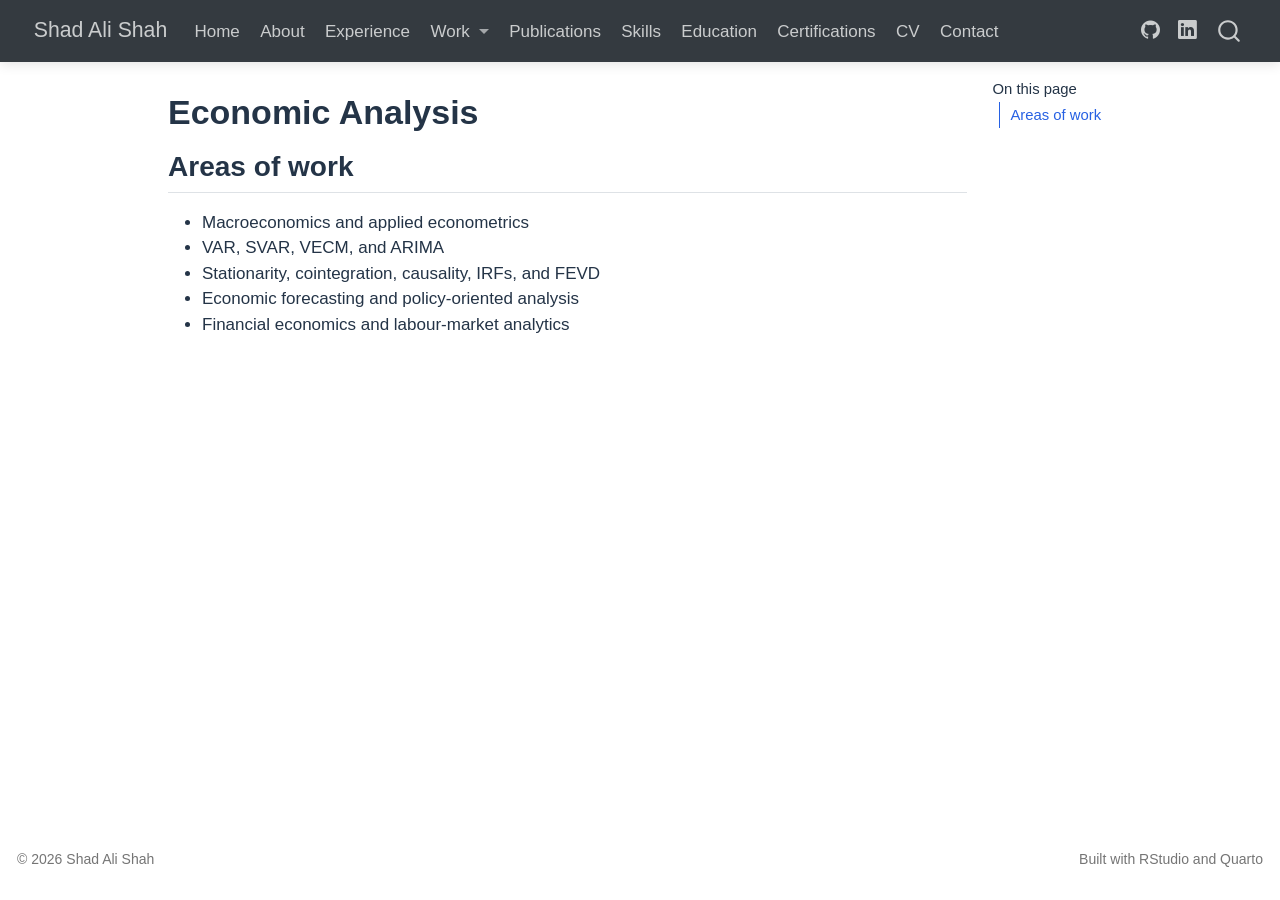
<file: docs/economic-analysis.html>
<!DOCTYPE html>
<html xmlns="http://www.w3.org/1999/xhtml" lang="en" xml:lang="en"><head>

<meta charset="utf-8">
<meta name="generator" content="quarto-1.8.24">

<meta name="viewport" content="width=device-width, initial-scale=1.0, user-scalable=yes">


<title>Economic Analysis – Shad Ali Shah</title>
<style>
code{white-space: pre-wrap;}
span.smallcaps{font-variant: small-caps;}
div.columns{display: flex; gap: min(4vw, 1.5em);}
div.column{flex: auto; overflow-x: auto;}
div.hanging-indent{margin-left: 1.5em; text-indent: -1.5em;}
ul.task-list{list-style: none;}
ul.task-list li input[type="checkbox"] {
  width: 0.8em;
  margin: 0 0.8em 0.2em -1em; /* quarto-specific, see https://github.com/quarto-dev/quarto-cli/issues/4556 */ 
  vertical-align: middle;
}
</style>


<script src="site_libs/quarto-nav/quarto-nav.js"></script>
<script src="site_libs/quarto-nav/headroom.min.js"></script>
<script src="site_libs/clipboard/clipboard.min.js"></script>
<script src="site_libs/quarto-search/autocomplete.umd.js"></script>
<script src="site_libs/quarto-search/fuse.min.js"></script>
<script src="site_libs/quarto-search/quarto-search.js"></script>
<meta name="quarto:offset" content="./">
<link href="./assets/img/favicon.png" rel="icon" type="image/png">
<script src="site_libs/quarto-html/quarto.js" type="module"></script>
<script src="site_libs/quarto-html/tabsets/tabsets.js" type="module"></script>
<script src="site_libs/quarto-html/axe/axe-check.js" type="module"></script>
<script src="site_libs/quarto-html/popper.min.js"></script>
<script src="site_libs/quarto-html/tippy.umd.min.js"></script>
<script src="site_libs/quarto-html/anchor.min.js"></script>
<link href="site_libs/quarto-html/tippy.css" rel="stylesheet">
<link href="site_libs/quarto-html/quarto-syntax-highlighting-dc55a5b9e770e841cd82e46aadbfb9b0.css" rel="stylesheet" id="quarto-text-highlighting-styles">
<script src="site_libs/bootstrap/bootstrap.min.js"></script>
<link href="site_libs/bootstrap/bootstrap-icons.css" rel="stylesheet">
<link href="site_libs/bootstrap/bootstrap-ad05cf3b0d969654a1dcd69f04a11bdd.min.css" rel="stylesheet" append-hash="true" id="quarto-bootstrap" data-mode="light">
<script id="quarto-search-options" type="application/json">{
  "location": "navbar",
  "copy-button": false,
  "collapse-after": 3,
  "panel-placement": "end",
  "type": "overlay",
  "limit": 50,
  "keyboard-shortcut": [
    "f",
    "/",
    "s"
  ],
  "show-item-context": false,
  "language": {
    "search-no-results-text": "No results",
    "search-matching-documents-text": "matching documents",
    "search-copy-link-title": "Copy link to search",
    "search-hide-matches-text": "Hide additional matches",
    "search-more-match-text": "more match in this document",
    "search-more-matches-text": "more matches in this document",
    "search-clear-button-title": "Clear",
    "search-text-placeholder": "",
    "search-detached-cancel-button-title": "Cancel",
    "search-submit-button-title": "Submit",
    "search-label": "Search"
  }
}</script>
<style>html{ scroll-behavior: smooth; }</style>


<link rel="stylesheet" href="assets/css/styles.css">
</head>

<body class="nav-fixed quarto-light">

<div id="quarto-search-results"></div>
  <header id="quarto-header" class="headroom fixed-top">
    <nav class="navbar navbar-expand-lg " data-bs-theme="dark">
      <div class="navbar-container container-fluid">
      <div class="navbar-brand-container mx-auto">
    <a href="./index.html" class="navbar-brand navbar-brand-logo">
    </a>
    <a class="navbar-brand" href="./index.html">
    <span class="navbar-title">Shad Ali Shah</span>
    </a>
  </div>
            <div id="quarto-search" class="" title="Search"></div>
          <button class="navbar-toggler" type="button" data-bs-toggle="collapse" data-bs-target="#navbarCollapse" aria-controls="navbarCollapse" role="menu" aria-expanded="false" aria-label="Toggle navigation" onclick="if (window.quartoToggleHeadroom) { window.quartoToggleHeadroom(); }">
  <span class="navbar-toggler-icon"></span>
</button>
          <div class="collapse navbar-collapse" id="navbarCollapse">
            <ul class="navbar-nav navbar-nav-scroll me-auto">
  <li class="nav-item">
    <a class="nav-link" href="./index.html"> 
<span class="menu-text">Home</span></a>
  </li>  
  <li class="nav-item">
    <a class="nav-link" href="./about.html"> 
<span class="menu-text">About</span></a>
  </li>  
  <li class="nav-item">
    <a class="nav-link" href="./experience.html"> 
<span class="menu-text">Experience</span></a>
  </li>  
  <li class="nav-item dropdown ">
    <a class="nav-link dropdown-toggle" href="#" id="nav-menu-work" role="link" data-bs-toggle="dropdown" aria-expanded="false">
 <span class="menu-text">Work</span>
    </a>
    <ul class="dropdown-menu" aria-labelledby="nav-menu-work">    
        <li>
    <a class="dropdown-item" href="./projects.html">
 <span class="dropdown-text">Projects</span></a>
  </li>  
        <li>
    <a class="dropdown-item" href="./economic-analysis.html">
 <span class="dropdown-text">Economic Analysis</span></a>
  </li>  
        <li>
    <a class="dropdown-item" href="./data-science.html">
 <span class="dropdown-text">Data Science &amp; ML</span></a>
  </li>  
    </ul>
  </li>
  <li class="nav-item">
    <a class="nav-link" href="./publications.html"> 
<span class="menu-text">Publications</span></a>
  </li>  
  <li class="nav-item">
    <a class="nav-link" href="./skills.html"> 
<span class="menu-text">Skills</span></a>
  </li>  
  <li class="nav-item">
    <a class="nav-link" href="./education.html"> 
<span class="menu-text">Education</span></a>
  </li>  
  <li class="nav-item">
    <a class="nav-link" href="./certifications.html"> 
<span class="menu-text">Certifications</span></a>
  </li>  
  <li class="nav-item">
    <a class="nav-link" href="./cv.html"> 
<span class="menu-text">CV</span></a>
  </li>  
  <li class="nav-item">
    <a class="nav-link" href="./contact.html"> 
<span class="menu-text">Contact</span></a>
  </li>  
</ul>
            <ul class="navbar-nav navbar-nav-scroll ms-auto">
  <li class="nav-item compact">
    <a class="nav-link" href="https://github.com/shadalishah"> <i class="bi bi-github" role="img" aria-label="GitHub">
</i> 
<span class="menu-text"></span></a>
  </li>  
  <li class="nav-item compact">
    <a class="nav-link" href="https://www.linkedin.com/in/shadalishah/"> <i class="bi bi-linkedin" role="img" aria-label="LinkedIn">
</i> 
<span class="menu-text"></span></a>
  </li>  
</ul>
          </div> <!-- /navcollapse -->
            <div class="quarto-navbar-tools">
</div>
      </div> <!-- /container-fluid -->
    </nav>
</header>
<!-- content -->
<div id="quarto-content" class="quarto-container page-columns page-rows-contents page-layout-article page-navbar">
<!-- sidebar -->
<!-- margin-sidebar -->
    <div id="quarto-margin-sidebar" class="sidebar margin-sidebar">
        <nav id="TOC" role="doc-toc" class="toc-active">
    <h2 id="toc-title">On this page</h2>
   
  <ul>
  <li><a href="#areas-of-work" id="toc-areas-of-work" class="nav-link active" data-scroll-target="#areas-of-work">Areas of work</a></li>
  </ul>
</nav>
    </div>
<!-- main -->
<main class="content" id="quarto-document-content">

<header id="title-block-header" class="quarto-title-block default">
<div class="quarto-title">
<h1 class="title">Economic Analysis</h1>
</div>



<div class="quarto-title-meta">

    
  
    
  </div>
  


</header>


<section id="areas-of-work" class="level2">
<h2 class="anchored" data-anchor-id="areas-of-work">Areas of work</h2>
<ul>
<li>Macroeconomics and applied econometrics</li>
<li>VAR, SVAR, VECM, and ARIMA</li>
<li>Stationarity, cointegration, causality, IRFs, and FEVD</li>
<li>Economic forecasting and policy-oriented analysis</li>
<li>Financial economics and labour-market analytics</li>
</ul>


</section>

</main> <!-- /main -->
<script id="quarto-html-after-body" type="application/javascript">
  window.document.addEventListener("DOMContentLoaded", function (event) {
    const icon = "";
    const anchorJS = new window.AnchorJS();
    anchorJS.options = {
      placement: 'right',
      icon: icon
    };
    anchorJS.add('.anchored');
    const isCodeAnnotation = (el) => {
      for (const clz of el.classList) {
        if (clz.startsWith('code-annotation-')) {                     
          return true;
        }
      }
      return false;
    }
    const onCopySuccess = function(e) {
      // button target
      const button = e.trigger;
      // don't keep focus
      button.blur();
      // flash "checked"
      button.classList.add('code-copy-button-checked');
      var currentTitle = button.getAttribute("title");
      button.setAttribute("title", "Copied!");
      let tooltip;
      if (window.bootstrap) {
        button.setAttribute("data-bs-toggle", "tooltip");
        button.setAttribute("data-bs-placement", "left");
        button.setAttribute("data-bs-title", "Copied!");
        tooltip = new bootstrap.Tooltip(button, 
          { trigger: "manual", 
            customClass: "code-copy-button-tooltip",
            offset: [0, -8]});
        tooltip.show();    
      }
      setTimeout(function() {
        if (tooltip) {
          tooltip.hide();
          button.removeAttribute("data-bs-title");
          button.removeAttribute("data-bs-toggle");
          button.removeAttribute("data-bs-placement");
        }
        button.setAttribute("title", currentTitle);
        button.classList.remove('code-copy-button-checked');
      }, 1000);
      // clear code selection
      e.clearSelection();
    }
    const getTextToCopy = function(trigger) {
      const outerScaffold = trigger.parentElement.cloneNode(true);
      const codeEl = outerScaffold.querySelector('code');
      for (const childEl of codeEl.children) {
        if (isCodeAnnotation(childEl)) {
          childEl.remove();
        }
      }
      return codeEl.innerText;
    }
    const clipboard = new window.ClipboardJS('.code-copy-button:not([data-in-quarto-modal])', {
      text: getTextToCopy
    });
    clipboard.on('success', onCopySuccess);
    if (window.document.getElementById('quarto-embedded-source-code-modal')) {
      const clipboardModal = new window.ClipboardJS('.code-copy-button[data-in-quarto-modal]', {
        text: getTextToCopy,
        container: window.document.getElementById('quarto-embedded-source-code-modal')
      });
      clipboardModal.on('success', onCopySuccess);
    }
      var localhostRegex = new RegExp(/^(?:http|https):\/\/localhost\:?[0-9]*\//);
      var mailtoRegex = new RegExp(/^mailto:/);
        var filterRegex = new RegExp("https:\/\/shadalishah\.com");
      var isInternal = (href) => {
          return filterRegex.test(href) || localhostRegex.test(href) || mailtoRegex.test(href);
      }
      // Inspect non-navigation links and adorn them if external
     var links = window.document.querySelectorAll('a[href]:not(.nav-link):not(.navbar-brand):not(.toc-action):not(.sidebar-link):not(.sidebar-item-toggle):not(.pagination-link):not(.no-external):not([aria-hidden]):not(.dropdown-item):not(.quarto-navigation-tool):not(.about-link)');
      for (var i=0; i<links.length; i++) {
        const link = links[i];
        if (!isInternal(link.href)) {
          // undo the damage that might have been done by quarto-nav.js in the case of
          // links that we want to consider external
          if (link.dataset.originalHref !== undefined) {
            link.href = link.dataset.originalHref;
          }
            // target, if specified
            link.setAttribute("target", "_blank");
            if (link.getAttribute("rel") === null) {
              link.setAttribute("rel", "noopener");
            }
        }
      }
    function tippyHover(el, contentFn, onTriggerFn, onUntriggerFn) {
      const config = {
        allowHTML: true,
        maxWidth: 500,
        delay: 100,
        arrow: false,
        appendTo: function(el) {
            return el.parentElement;
        },
        interactive: true,
        interactiveBorder: 10,
        theme: 'quarto',
        placement: 'bottom-start',
      };
      if (contentFn) {
        config.content = contentFn;
      }
      if (onTriggerFn) {
        config.onTrigger = onTriggerFn;
      }
      if (onUntriggerFn) {
        config.onUntrigger = onUntriggerFn;
      }
      window.tippy(el, config); 
    }
    const noterefs = window.document.querySelectorAll('a[role="doc-noteref"]');
    for (var i=0; i<noterefs.length; i++) {
      const ref = noterefs[i];
      tippyHover(ref, function() {
        // use id or data attribute instead here
        let href = ref.getAttribute('data-footnote-href') || ref.getAttribute('href');
        try { href = new URL(href).hash; } catch {}
        const id = href.replace(/^#\/?/, "");
        const note = window.document.getElementById(id);
        if (note) {
          return note.innerHTML;
        } else {
          return "";
        }
      });
    }
    const xrefs = window.document.querySelectorAll('a.quarto-xref');
    const processXRef = (id, note) => {
      // Strip column container classes
      const stripColumnClz = (el) => {
        el.classList.remove("page-full", "page-columns");
        if (el.children) {
          for (const child of el.children) {
            stripColumnClz(child);
          }
        }
      }
      stripColumnClz(note)
      if (id === null || id.startsWith('sec-')) {
        // Special case sections, only their first couple elements
        const container = document.createElement("div");
        if (note.children && note.children.length > 2) {
          container.appendChild(note.children[0].cloneNode(true));
          for (let i = 1; i < note.children.length; i++) {
            const child = note.children[i];
            if (child.tagName === "P" && child.innerText === "") {
              continue;
            } else {
              container.appendChild(child.cloneNode(true));
              break;
            }
          }
          if (window.Quarto?.typesetMath) {
            window.Quarto.typesetMath(container);
          }
          return container.innerHTML
        } else {
          if (window.Quarto?.typesetMath) {
            window.Quarto.typesetMath(note);
          }
          return note.innerHTML;
        }
      } else {
        // Remove any anchor links if they are present
        const anchorLink = note.querySelector('a.anchorjs-link');
        if (anchorLink) {
          anchorLink.remove();
        }
        if (window.Quarto?.typesetMath) {
          window.Quarto.typesetMath(note);
        }
        if (note.classList.contains("callout")) {
          return note.outerHTML;
        } else {
          return note.innerHTML;
        }
      }
    }
    for (var i=0; i<xrefs.length; i++) {
      const xref = xrefs[i];
      tippyHover(xref, undefined, function(instance) {
        instance.disable();
        let url = xref.getAttribute('href');
        let hash = undefined; 
        if (url.startsWith('#')) {
          hash = url;
        } else {
          try { hash = new URL(url).hash; } catch {}
        }
        if (hash) {
          const id = hash.replace(/^#\/?/, "");
          const note = window.document.getElementById(id);
          if (note !== null) {
            try {
              const html = processXRef(id, note.cloneNode(true));
              instance.setContent(html);
            } finally {
              instance.enable();
              instance.show();
            }
          } else {
            // See if we can fetch this
            fetch(url.split('#')[0])
            .then(res => res.text())
            .then(html => {
              const parser = new DOMParser();
              const htmlDoc = parser.parseFromString(html, "text/html");
              const note = htmlDoc.getElementById(id);
              if (note !== null) {
                const html = processXRef(id, note);
                instance.setContent(html);
              } 
            }).finally(() => {
              instance.enable();
              instance.show();
            });
          }
        } else {
          // See if we can fetch a full url (with no hash to target)
          // This is a special case and we should probably do some content thinning / targeting
          fetch(url)
          .then(res => res.text())
          .then(html => {
            const parser = new DOMParser();
            const htmlDoc = parser.parseFromString(html, "text/html");
            const note = htmlDoc.querySelector('main.content');
            if (note !== null) {
              // This should only happen for chapter cross references
              // (since there is no id in the URL)
              // remove the first header
              if (note.children.length > 0 && note.children[0].tagName === "HEADER") {
                note.children[0].remove();
              }
              const html = processXRef(null, note);
              instance.setContent(html);
            } 
          }).finally(() => {
            instance.enable();
            instance.show();
          });
        }
      }, function(instance) {
      });
    }
        let selectedAnnoteEl;
        const selectorForAnnotation = ( cell, annotation) => {
          let cellAttr = 'data-code-cell="' + cell + '"';
          let lineAttr = 'data-code-annotation="' +  annotation + '"';
          const selector = 'span[' + cellAttr + '][' + lineAttr + ']';
          return selector;
        }
        const selectCodeLines = (annoteEl) => {
          const doc = window.document;
          const targetCell = annoteEl.getAttribute("data-target-cell");
          const targetAnnotation = annoteEl.getAttribute("data-target-annotation");
          const annoteSpan = window.document.querySelector(selectorForAnnotation(targetCell, targetAnnotation));
          const lines = annoteSpan.getAttribute("data-code-lines").split(",");
          const lineIds = lines.map((line) => {
            return targetCell + "-" + line;
          })
          let top = null;
          let height = null;
          let parent = null;
          if (lineIds.length > 0) {
              //compute the position of the single el (top and bottom and make a div)
              const el = window.document.getElementById(lineIds[0]);
              top = el.offsetTop;
              height = el.offsetHeight;
              parent = el.parentElement.parentElement;
            if (lineIds.length > 1) {
              const lastEl = window.document.getElementById(lineIds[lineIds.length - 1]);
              const bottom = lastEl.offsetTop + lastEl.offsetHeight;
              height = bottom - top;
            }
            if (top !== null && height !== null && parent !== null) {
              // cook up a div (if necessary) and position it 
              let div = window.document.getElementById("code-annotation-line-highlight");
              if (div === null) {
                div = window.document.createElement("div");
                div.setAttribute("id", "code-annotation-line-highlight");
                div.style.position = 'absolute';
                parent.appendChild(div);
              }
              div.style.top = top - 2 + "px";
              div.style.height = height + 4 + "px";
              div.style.left = 0;
              let gutterDiv = window.document.getElementById("code-annotation-line-highlight-gutter");
              if (gutterDiv === null) {
                gutterDiv = window.document.createElement("div");
                gutterDiv.setAttribute("id", "code-annotation-line-highlight-gutter");
                gutterDiv.style.position = 'absolute';
                const codeCell = window.document.getElementById(targetCell);
                const gutter = codeCell.querySelector('.code-annotation-gutter');
                gutter.appendChild(gutterDiv);
              }
              gutterDiv.style.top = top - 2 + "px";
              gutterDiv.style.height = height + 4 + "px";
            }
            selectedAnnoteEl = annoteEl;
          }
        };
        const unselectCodeLines = () => {
          const elementsIds = ["code-annotation-line-highlight", "code-annotation-line-highlight-gutter"];
          elementsIds.forEach((elId) => {
            const div = window.document.getElementById(elId);
            if (div) {
              div.remove();
            }
          });
          selectedAnnoteEl = undefined;
        };
          // Handle positioning of the toggle
      window.addEventListener(
        "resize",
        throttle(() => {
          elRect = undefined;
          if (selectedAnnoteEl) {
            selectCodeLines(selectedAnnoteEl);
          }
        }, 10)
      );
      function throttle(fn, ms) {
      let throttle = false;
      let timer;
        return (...args) => {
          if(!throttle) { // first call gets through
              fn.apply(this, args);
              throttle = true;
          } else { // all the others get throttled
              if(timer) clearTimeout(timer); // cancel #2
              timer = setTimeout(() => {
                fn.apply(this, args);
                timer = throttle = false;
              }, ms);
          }
        };
      }
        // Attach click handler to the DT
        const annoteDls = window.document.querySelectorAll('dt[data-target-cell]');
        for (const annoteDlNode of annoteDls) {
          annoteDlNode.addEventListener('click', (event) => {
            const clickedEl = event.target;
            if (clickedEl !== selectedAnnoteEl) {
              unselectCodeLines();
              const activeEl = window.document.querySelector('dt[data-target-cell].code-annotation-active');
              if (activeEl) {
                activeEl.classList.remove('code-annotation-active');
              }
              selectCodeLines(clickedEl);
              clickedEl.classList.add('code-annotation-active');
            } else {
              // Unselect the line
              unselectCodeLines();
              clickedEl.classList.remove('code-annotation-active');
            }
          });
        }
    const findCites = (el) => {
      const parentEl = el.parentElement;
      if (parentEl) {
        const cites = parentEl.dataset.cites;
        if (cites) {
          return {
            el,
            cites: cites.split(' ')
          };
        } else {
          return findCites(el.parentElement)
        }
      } else {
        return undefined;
      }
    };
    var bibliorefs = window.document.querySelectorAll('a[role="doc-biblioref"]');
    for (var i=0; i<bibliorefs.length; i++) {
      const ref = bibliorefs[i];
      const citeInfo = findCites(ref);
      if (citeInfo) {
        tippyHover(citeInfo.el, function() {
          var popup = window.document.createElement('div');
          citeInfo.cites.forEach(function(cite) {
            var citeDiv = window.document.createElement('div');
            citeDiv.classList.add('hanging-indent');
            citeDiv.classList.add('csl-entry');
            var biblioDiv = window.document.getElementById('ref-' + cite);
            if (biblioDiv) {
              citeDiv.innerHTML = biblioDiv.innerHTML;
            }
            popup.appendChild(citeDiv);
          });
          return popup.innerHTML;
        });
      }
    }
  });
  </script>
</div> <!-- /content -->
<footer class="footer">
  <div class="nav-footer">
    <div class="nav-footer-left">
<p>© 2026 Shad Ali Shah</p>
</div>   
    <div class="nav-footer-center">
      &nbsp;
    </div>
    <div class="nav-footer-right">
<p>Built with RStudio and Quarto</p>
</div>
  </div>
</footer>




<script src="site_libs/quarto-html/zenscroll-min.js"></script>
</body></html>
</file>
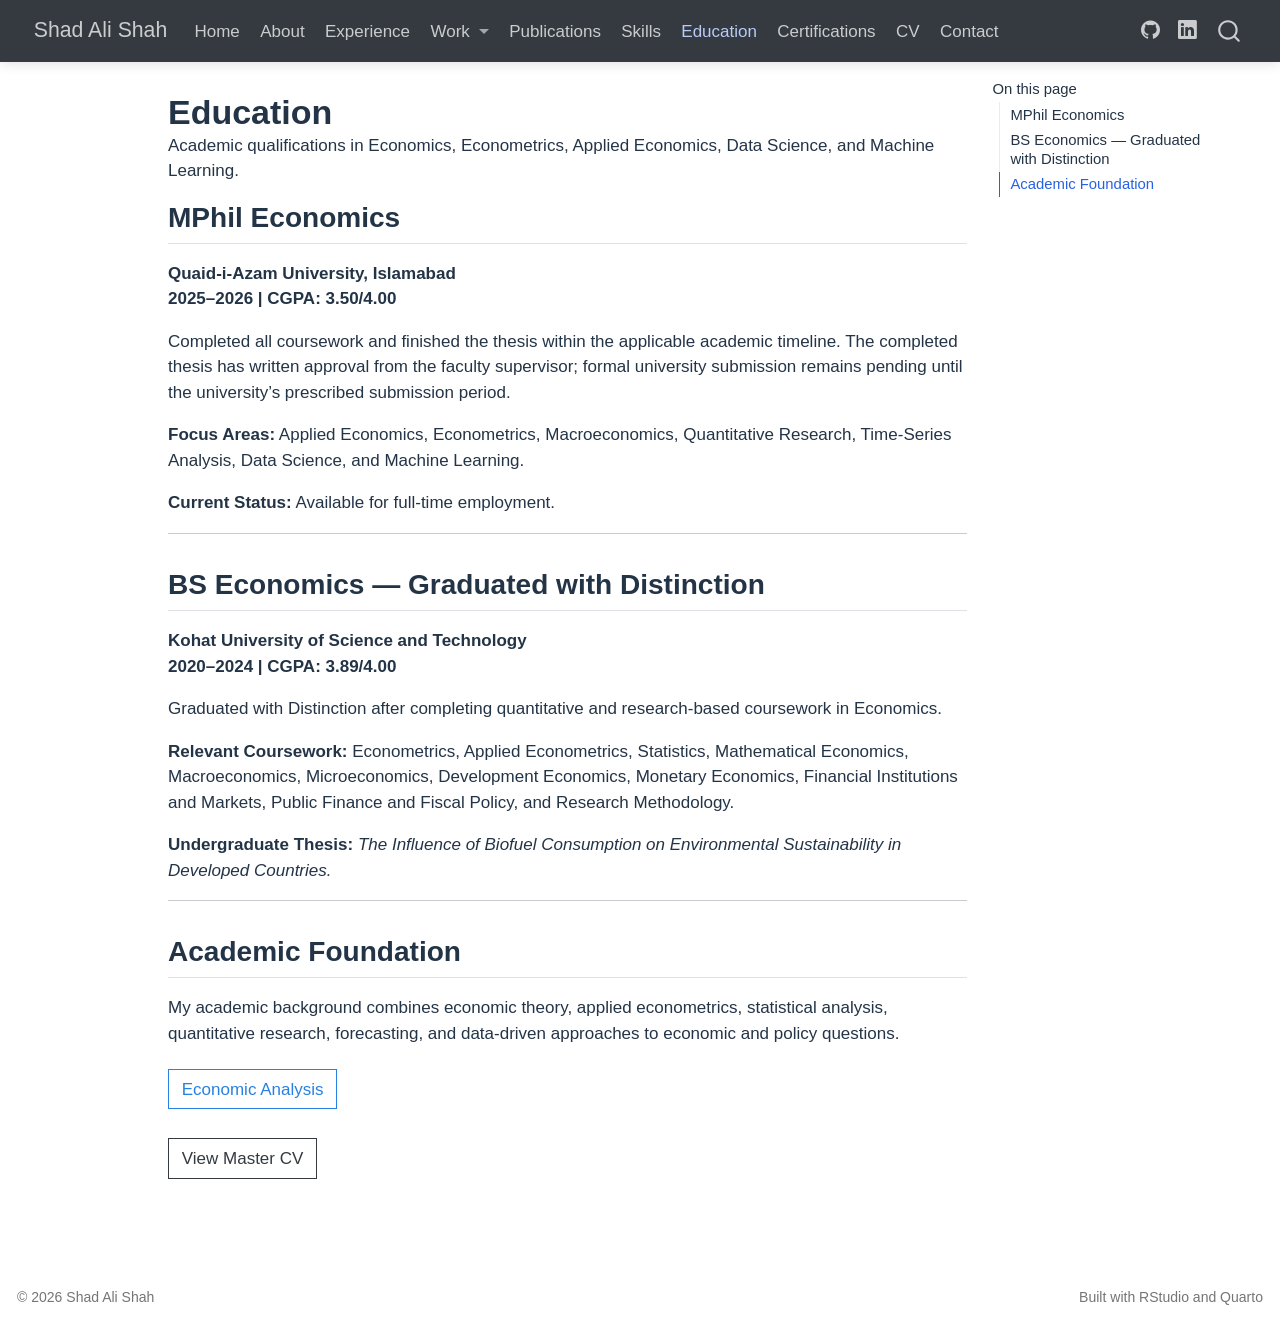
<file: docs/education.html>
<!DOCTYPE html>
<html xmlns="http://www.w3.org/1999/xhtml" lang="en" xml:lang="en"><head>

<meta charset="utf-8">
<meta name="generator" content="quarto-1.8.24">

<meta name="viewport" content="width=device-width, initial-scale=1.0, user-scalable=yes">

<meta name="description" content="Academic qualifications in Economics, Econometrics, Applied Economics, Data Science, and Machine Learning.">

<title>Education – Shad Ali Shah</title>
<style>
code{white-space: pre-wrap;}
span.smallcaps{font-variant: small-caps;}
div.columns{display: flex; gap: min(4vw, 1.5em);}
div.column{flex: auto; overflow-x: auto;}
div.hanging-indent{margin-left: 1.5em; text-indent: -1.5em;}
ul.task-list{list-style: none;}
ul.task-list li input[type="checkbox"] {
  width: 0.8em;
  margin: 0 0.8em 0.2em -1em; /* quarto-specific, see https://github.com/quarto-dev/quarto-cli/issues/4556 */ 
  vertical-align: middle;
}
</style>


<script src="site_libs/quarto-nav/quarto-nav.js"></script>
<script src="site_libs/quarto-nav/headroom.min.js"></script>
<script src="site_libs/clipboard/clipboard.min.js"></script>
<script src="site_libs/quarto-search/autocomplete.umd.js"></script>
<script src="site_libs/quarto-search/fuse.min.js"></script>
<script src="site_libs/quarto-search/quarto-search.js"></script>
<meta name="quarto:offset" content="./">
<link href="./assets/img/favicon.png" rel="icon" type="image/png">
<script src="site_libs/quarto-html/quarto.js" type="module"></script>
<script src="site_libs/quarto-html/tabsets/tabsets.js" type="module"></script>
<script src="site_libs/quarto-html/axe/axe-check.js" type="module"></script>
<script src="site_libs/quarto-html/popper.min.js"></script>
<script src="site_libs/quarto-html/tippy.umd.min.js"></script>
<script src="site_libs/quarto-html/anchor.min.js"></script>
<link href="site_libs/quarto-html/tippy.css" rel="stylesheet">
<link href="site_libs/quarto-html/quarto-syntax-highlighting-dc55a5b9e770e841cd82e46aadbfb9b0.css" rel="stylesheet" id="quarto-text-highlighting-styles">
<script src="site_libs/bootstrap/bootstrap.min.js"></script>
<link href="site_libs/bootstrap/bootstrap-icons.css" rel="stylesheet">
<link href="site_libs/bootstrap/bootstrap-ad05cf3b0d969654a1dcd69f04a11bdd.min.css" rel="stylesheet" append-hash="true" id="quarto-bootstrap" data-mode="light">
<script id="quarto-search-options" type="application/json">{
  "location": "navbar",
  "copy-button": false,
  "collapse-after": 3,
  "panel-placement": "end",
  "type": "overlay",
  "limit": 50,
  "keyboard-shortcut": [
    "f",
    "/",
    "s"
  ],
  "show-item-context": false,
  "language": {
    "search-no-results-text": "No results",
    "search-matching-documents-text": "matching documents",
    "search-copy-link-title": "Copy link to search",
    "search-hide-matches-text": "Hide additional matches",
    "search-more-match-text": "more match in this document",
    "search-more-matches-text": "more matches in this document",
    "search-clear-button-title": "Clear",
    "search-text-placeholder": "",
    "search-detached-cancel-button-title": "Cancel",
    "search-submit-button-title": "Submit",
    "search-label": "Search"
  }
}</script>
<style>html{ scroll-behavior: smooth; }</style>


<link rel="stylesheet" href="assets/css/styles.css">
</head>

<body class="nav-fixed quarto-light">

<div id="quarto-search-results"></div>
  <header id="quarto-header" class="headroom fixed-top">
    <nav class="navbar navbar-expand-lg " data-bs-theme="dark">
      <div class="navbar-container container-fluid">
      <div class="navbar-brand-container mx-auto">
    <a href="./index.html" class="navbar-brand navbar-brand-logo">
    </a>
    <a class="navbar-brand" href="./index.html">
    <span class="navbar-title">Shad Ali Shah</span>
    </a>
  </div>
            <div id="quarto-search" class="" title="Search"></div>
          <button class="navbar-toggler" type="button" data-bs-toggle="collapse" data-bs-target="#navbarCollapse" aria-controls="navbarCollapse" role="menu" aria-expanded="false" aria-label="Toggle navigation" onclick="if (window.quartoToggleHeadroom) { window.quartoToggleHeadroom(); }">
  <span class="navbar-toggler-icon"></span>
</button>
          <div class="collapse navbar-collapse" id="navbarCollapse">
            <ul class="navbar-nav navbar-nav-scroll me-auto">
  <li class="nav-item">
    <a class="nav-link" href="./index.html"> 
<span class="menu-text">Home</span></a>
  </li>  
  <li class="nav-item">
    <a class="nav-link" href="./about.html"> 
<span class="menu-text">About</span></a>
  </li>  
  <li class="nav-item">
    <a class="nav-link" href="./experience.html"> 
<span class="menu-text">Experience</span></a>
  </li>  
  <li class="nav-item dropdown ">
    <a class="nav-link dropdown-toggle" href="#" id="nav-menu-work" role="link" data-bs-toggle="dropdown" aria-expanded="false">
 <span class="menu-text">Work</span>
    </a>
    <ul class="dropdown-menu" aria-labelledby="nav-menu-work">    
        <li>
    <a class="dropdown-item" href="./projects.html">
 <span class="dropdown-text">Projects</span></a>
  </li>  
        <li>
    <a class="dropdown-item" href="./economic-analysis.html">
 <span class="dropdown-text">Economic Analysis</span></a>
  </li>  
        <li>
    <a class="dropdown-item" href="./data-science.html">
 <span class="dropdown-text">Data Science &amp; ML</span></a>
  </li>  
    </ul>
  </li>
  <li class="nav-item">
    <a class="nav-link" href="./publications.html"> 
<span class="menu-text">Publications</span></a>
  </li>  
  <li class="nav-item">
    <a class="nav-link" href="./skills.html"> 
<span class="menu-text">Skills</span></a>
  </li>  
  <li class="nav-item">
    <a class="nav-link active" href="./education.html" aria-current="page"> 
<span class="menu-text">Education</span></a>
  </li>  
  <li class="nav-item">
    <a class="nav-link" href="./certifications.html"> 
<span class="menu-text">Certifications</span></a>
  </li>  
  <li class="nav-item">
    <a class="nav-link" href="./cv.html"> 
<span class="menu-text">CV</span></a>
  </li>  
  <li class="nav-item">
    <a class="nav-link" href="./contact.html"> 
<span class="menu-text">Contact</span></a>
  </li>  
</ul>
            <ul class="navbar-nav navbar-nav-scroll ms-auto">
  <li class="nav-item compact">
    <a class="nav-link" href="https://github.com/shadalishah"> <i class="bi bi-github" role="img" aria-label="GitHub">
</i> 
<span class="menu-text"></span></a>
  </li>  
  <li class="nav-item compact">
    <a class="nav-link" href="https://www.linkedin.com/in/shadalishah/"> <i class="bi bi-linkedin" role="img" aria-label="LinkedIn">
</i> 
<span class="menu-text"></span></a>
  </li>  
</ul>
          </div> <!-- /navcollapse -->
            <div class="quarto-navbar-tools">
</div>
      </div> <!-- /container-fluid -->
    </nav>
</header>
<!-- content -->
<div id="quarto-content" class="quarto-container page-columns page-rows-contents page-layout-article page-navbar">
<!-- sidebar -->
<!-- margin-sidebar -->
    <div id="quarto-margin-sidebar" class="sidebar margin-sidebar">
        <nav id="TOC" role="doc-toc" class="toc-active">
    <h2 id="toc-title">On this page</h2>
   
  <ul>
  <li><a href="#mphil-economics" id="toc-mphil-economics" class="nav-link active" data-scroll-target="#mphil-economics">MPhil Economics</a></li>
  <li><a href="#bs-economics-graduated-with-distinction" id="toc-bs-economics-graduated-with-distinction" class="nav-link" data-scroll-target="#bs-economics-graduated-with-distinction">BS Economics — Graduated with Distinction</a></li>
  <li><a href="#academic-foundation" id="toc-academic-foundation" class="nav-link" data-scroll-target="#academic-foundation">Academic Foundation</a></li>
  </ul>
</nav>
    </div>
<!-- main -->
<main class="content" id="quarto-document-content">

<header id="title-block-header" class="quarto-title-block default">
<div class="quarto-title">
<h1 class="title">Education</h1>
</div>

<div>
  <div class="description">
    Academic qualifications in Economics, Econometrics, Applied Economics, Data Science, and Machine Learning.
  </div>
</div>


<div class="quarto-title-meta">

    
  
    
  </div>
  


</header>


<section id="mphil-economics" class="level2">
<h2 class="anchored" data-anchor-id="mphil-economics">MPhil Economics</h2>
<p><strong>Quaid-i-Azam University, Islamabad</strong><br>
<strong>2025–2026 | CGPA: 3.50/4.00</strong></p>
<p>Completed all coursework and finished the thesis within the applicable academic timeline. The completed thesis has written approval from the faculty supervisor; formal university submission remains pending until the university’s prescribed submission period.</p>
<p><strong>Focus Areas:</strong> Applied Economics, Econometrics, Macroeconomics, Quantitative Research, Time-Series Analysis, Data Science, and Machine Learning.</p>
<p><strong>Current Status:</strong> Available for full-time employment.</p>
<hr>
</section>
<section id="bs-economics-graduated-with-distinction" class="level2">
<h2 class="anchored" data-anchor-id="bs-economics-graduated-with-distinction">BS Economics — Graduated with Distinction</h2>
<p><strong>Kohat University of Science and Technology</strong><br>
<strong>2020–2024 | CGPA: 3.89/4.00</strong></p>
<p>Graduated with Distinction after completing quantitative and research-based coursework in Economics.</p>
<p><strong>Relevant Coursework:</strong> Econometrics, Applied Econometrics, Statistics, Mathematical Economics, Macroeconomics, Microeconomics, Development Economics, Monetary Economics, Financial Institutions and Markets, Public Finance and Fiscal Policy, and Research Methodology.</p>
<p><strong>Undergraduate Thesis:</strong> <em>The Influence of Biofuel Consumption on Environmental Sustainability in Developed Countries.</em></p>
<hr>
</section>
<section id="academic-foundation" class="level2">
<h2 class="anchored" data-anchor-id="academic-foundation">Academic Foundation</h2>
<p>My academic background combines economic theory, applied econometrics, statistical analysis, quantitative research, forecasting, and data-driven approaches to economic and policy questions.</p>
<p><a href="./economic-analysis.html" class="btn btn-outline-primary">Economic Analysis</a></p>
<p><a href="./cv.html" class="btn btn-outline-secondary">View Master CV</a></p>


</section>

</main> <!-- /main -->
<script id="quarto-html-after-body" type="application/javascript">
  window.document.addEventListener("DOMContentLoaded", function (event) {
    const icon = "";
    const anchorJS = new window.AnchorJS();
    anchorJS.options = {
      placement: 'right',
      icon: icon
    };
    anchorJS.add('.anchored');
    const isCodeAnnotation = (el) => {
      for (const clz of el.classList) {
        if (clz.startsWith('code-annotation-')) {                     
          return true;
        }
      }
      return false;
    }
    const onCopySuccess = function(e) {
      // button target
      const button = e.trigger;
      // don't keep focus
      button.blur();
      // flash "checked"
      button.classList.add('code-copy-button-checked');
      var currentTitle = button.getAttribute("title");
      button.setAttribute("title", "Copied!");
      let tooltip;
      if (window.bootstrap) {
        button.setAttribute("data-bs-toggle", "tooltip");
        button.setAttribute("data-bs-placement", "left");
        button.setAttribute("data-bs-title", "Copied!");
        tooltip = new bootstrap.Tooltip(button, 
          { trigger: "manual", 
            customClass: "code-copy-button-tooltip",
            offset: [0, -8]});
        tooltip.show();    
      }
      setTimeout(function() {
        if (tooltip) {
          tooltip.hide();
          button.removeAttribute("data-bs-title");
          button.removeAttribute("data-bs-toggle");
          button.removeAttribute("data-bs-placement");
        }
        button.setAttribute("title", currentTitle);
        button.classList.remove('code-copy-button-checked');
      }, 1000);
      // clear code selection
      e.clearSelection();
    }
    const getTextToCopy = function(trigger) {
      const outerScaffold = trigger.parentElement.cloneNode(true);
      const codeEl = outerScaffold.querySelector('code');
      for (const childEl of codeEl.children) {
        if (isCodeAnnotation(childEl)) {
          childEl.remove();
        }
      }
      return codeEl.innerText;
    }
    const clipboard = new window.ClipboardJS('.code-copy-button:not([data-in-quarto-modal])', {
      text: getTextToCopy
    });
    clipboard.on('success', onCopySuccess);
    if (window.document.getElementById('quarto-embedded-source-code-modal')) {
      const clipboardModal = new window.ClipboardJS('.code-copy-button[data-in-quarto-modal]', {
        text: getTextToCopy,
        container: window.document.getElementById('quarto-embedded-source-code-modal')
      });
      clipboardModal.on('success', onCopySuccess);
    }
      var localhostRegex = new RegExp(/^(?:http|https):\/\/localhost\:?[0-9]*\//);
      var mailtoRegex = new RegExp(/^mailto:/);
        var filterRegex = new RegExp("https:\/\/shadalishah\.com");
      var isInternal = (href) => {
          return filterRegex.test(href) || localhostRegex.test(href) || mailtoRegex.test(href);
      }
      // Inspect non-navigation links and adorn them if external
     var links = window.document.querySelectorAll('a[href]:not(.nav-link):not(.navbar-brand):not(.toc-action):not(.sidebar-link):not(.sidebar-item-toggle):not(.pagination-link):not(.no-external):not([aria-hidden]):not(.dropdown-item):not(.quarto-navigation-tool):not(.about-link)');
      for (var i=0; i<links.length; i++) {
        const link = links[i];
        if (!isInternal(link.href)) {
          // undo the damage that might have been done by quarto-nav.js in the case of
          // links that we want to consider external
          if (link.dataset.originalHref !== undefined) {
            link.href = link.dataset.originalHref;
          }
            // target, if specified
            link.setAttribute("target", "_blank");
            if (link.getAttribute("rel") === null) {
              link.setAttribute("rel", "noopener");
            }
        }
      }
    function tippyHover(el, contentFn, onTriggerFn, onUntriggerFn) {
      const config = {
        allowHTML: true,
        maxWidth: 500,
        delay: 100,
        arrow: false,
        appendTo: function(el) {
            return el.parentElement;
        },
        interactive: true,
        interactiveBorder: 10,
        theme: 'quarto',
        placement: 'bottom-start',
      };
      if (contentFn) {
        config.content = contentFn;
      }
      if (onTriggerFn) {
        config.onTrigger = onTriggerFn;
      }
      if (onUntriggerFn) {
        config.onUntrigger = onUntriggerFn;
      }
      window.tippy(el, config); 
    }
    const noterefs = window.document.querySelectorAll('a[role="doc-noteref"]');
    for (var i=0; i<noterefs.length; i++) {
      const ref = noterefs[i];
      tippyHover(ref, function() {
        // use id or data attribute instead here
        let href = ref.getAttribute('data-footnote-href') || ref.getAttribute('href');
        try { href = new URL(href).hash; } catch {}
        const id = href.replace(/^#\/?/, "");
        const note = window.document.getElementById(id);
        if (note) {
          return note.innerHTML;
        } else {
          return "";
        }
      });
    }
    const xrefs = window.document.querySelectorAll('a.quarto-xref');
    const processXRef = (id, note) => {
      // Strip column container classes
      const stripColumnClz = (el) => {
        el.classList.remove("page-full", "page-columns");
        if (el.children) {
          for (const child of el.children) {
            stripColumnClz(child);
          }
        }
      }
      stripColumnClz(note)
      if (id === null || id.startsWith('sec-')) {
        // Special case sections, only their first couple elements
        const container = document.createElement("div");
        if (note.children && note.children.length > 2) {
          container.appendChild(note.children[0].cloneNode(true));
          for (let i = 1; i < note.children.length; i++) {
            const child = note.children[i];
            if (child.tagName === "P" && child.innerText === "") {
              continue;
            } else {
              container.appendChild(child.cloneNode(true));
              break;
            }
          }
          if (window.Quarto?.typesetMath) {
            window.Quarto.typesetMath(container);
          }
          return container.innerHTML
        } else {
          if (window.Quarto?.typesetMath) {
            window.Quarto.typesetMath(note);
          }
          return note.innerHTML;
        }
      } else {
        // Remove any anchor links if they are present
        const anchorLink = note.querySelector('a.anchorjs-link');
        if (anchorLink) {
          anchorLink.remove();
        }
        if (window.Quarto?.typesetMath) {
          window.Quarto.typesetMath(note);
        }
        if (note.classList.contains("callout")) {
          return note.outerHTML;
        } else {
          return note.innerHTML;
        }
      }
    }
    for (var i=0; i<xrefs.length; i++) {
      const xref = xrefs[i];
      tippyHover(xref, undefined, function(instance) {
        instance.disable();
        let url = xref.getAttribute('href');
        let hash = undefined; 
        if (url.startsWith('#')) {
          hash = url;
        } else {
          try { hash = new URL(url).hash; } catch {}
        }
        if (hash) {
          const id = hash.replace(/^#\/?/, "");
          const note = window.document.getElementById(id);
          if (note !== null) {
            try {
              const html = processXRef(id, note.cloneNode(true));
              instance.setContent(html);
            } finally {
              instance.enable();
              instance.show();
            }
          } else {
            // See if we can fetch this
            fetch(url.split('#')[0])
            .then(res => res.text())
            .then(html => {
              const parser = new DOMParser();
              const htmlDoc = parser.parseFromString(html, "text/html");
              const note = htmlDoc.getElementById(id);
              if (note !== null) {
                const html = processXRef(id, note);
                instance.setContent(html);
              } 
            }).finally(() => {
              instance.enable();
              instance.show();
            });
          }
        } else {
          // See if we can fetch a full url (with no hash to target)
          // This is a special case and we should probably do some content thinning / targeting
          fetch(url)
          .then(res => res.text())
          .then(html => {
            const parser = new DOMParser();
            const htmlDoc = parser.parseFromString(html, "text/html");
            const note = htmlDoc.querySelector('main.content');
            if (note !== null) {
              // This should only happen for chapter cross references
              // (since there is no id in the URL)
              // remove the first header
              if (note.children.length > 0 && note.children[0].tagName === "HEADER") {
                note.children[0].remove();
              }
              const html = processXRef(null, note);
              instance.setContent(html);
            } 
          }).finally(() => {
            instance.enable();
            instance.show();
          });
        }
      }, function(instance) {
      });
    }
        let selectedAnnoteEl;
        const selectorForAnnotation = ( cell, annotation) => {
          let cellAttr = 'data-code-cell="' + cell + '"';
          let lineAttr = 'data-code-annotation="' +  annotation + '"';
          const selector = 'span[' + cellAttr + '][' + lineAttr + ']';
          return selector;
        }
        const selectCodeLines = (annoteEl) => {
          const doc = window.document;
          const targetCell = annoteEl.getAttribute("data-target-cell");
          const targetAnnotation = annoteEl.getAttribute("data-target-annotation");
          const annoteSpan = window.document.querySelector(selectorForAnnotation(targetCell, targetAnnotation));
          const lines = annoteSpan.getAttribute("data-code-lines").split(",");
          const lineIds = lines.map((line) => {
            return targetCell + "-" + line;
          })
          let top = null;
          let height = null;
          let parent = null;
          if (lineIds.length > 0) {
              //compute the position of the single el (top and bottom and make a div)
              const el = window.document.getElementById(lineIds[0]);
              top = el.offsetTop;
              height = el.offsetHeight;
              parent = el.parentElement.parentElement;
            if (lineIds.length > 1) {
              const lastEl = window.document.getElementById(lineIds[lineIds.length - 1]);
              const bottom = lastEl.offsetTop + lastEl.offsetHeight;
              height = bottom - top;
            }
            if (top !== null && height !== null && parent !== null) {
              // cook up a div (if necessary) and position it 
              let div = window.document.getElementById("code-annotation-line-highlight");
              if (div === null) {
                div = window.document.createElement("div");
                div.setAttribute("id", "code-annotation-line-highlight");
                div.style.position = 'absolute';
                parent.appendChild(div);
              }
              div.style.top = top - 2 + "px";
              div.style.height = height + 4 + "px";
              div.style.left = 0;
              let gutterDiv = window.document.getElementById("code-annotation-line-highlight-gutter");
              if (gutterDiv === null) {
                gutterDiv = window.document.createElement("div");
                gutterDiv.setAttribute("id", "code-annotation-line-highlight-gutter");
                gutterDiv.style.position = 'absolute';
                const codeCell = window.document.getElementById(targetCell);
                const gutter = codeCell.querySelector('.code-annotation-gutter');
                gutter.appendChild(gutterDiv);
              }
              gutterDiv.style.top = top - 2 + "px";
              gutterDiv.style.height = height + 4 + "px";
            }
            selectedAnnoteEl = annoteEl;
          }
        };
        const unselectCodeLines = () => {
          const elementsIds = ["code-annotation-line-highlight", "code-annotation-line-highlight-gutter"];
          elementsIds.forEach((elId) => {
            const div = window.document.getElementById(elId);
            if (div) {
              div.remove();
            }
          });
          selectedAnnoteEl = undefined;
        };
          // Handle positioning of the toggle
      window.addEventListener(
        "resize",
        throttle(() => {
          elRect = undefined;
          if (selectedAnnoteEl) {
            selectCodeLines(selectedAnnoteEl);
          }
        }, 10)
      );
      function throttle(fn, ms) {
      let throttle = false;
      let timer;
        return (...args) => {
          if(!throttle) { // first call gets through
              fn.apply(this, args);
              throttle = true;
          } else { // all the others get throttled
              if(timer) clearTimeout(timer); // cancel #2
              timer = setTimeout(() => {
                fn.apply(this, args);
                timer = throttle = false;
              }, ms);
          }
        };
      }
        // Attach click handler to the DT
        const annoteDls = window.document.querySelectorAll('dt[data-target-cell]');
        for (const annoteDlNode of annoteDls) {
          annoteDlNode.addEventListener('click', (event) => {
            const clickedEl = event.target;
            if (clickedEl !== selectedAnnoteEl) {
              unselectCodeLines();
              const activeEl = window.document.querySelector('dt[data-target-cell].code-annotation-active');
              if (activeEl) {
                activeEl.classList.remove('code-annotation-active');
              }
              selectCodeLines(clickedEl);
              clickedEl.classList.add('code-annotation-active');
            } else {
              // Unselect the line
              unselectCodeLines();
              clickedEl.classList.remove('code-annotation-active');
            }
          });
        }
    const findCites = (el) => {
      const parentEl = el.parentElement;
      if (parentEl) {
        const cites = parentEl.dataset.cites;
        if (cites) {
          return {
            el,
            cites: cites.split(' ')
          };
        } else {
          return findCites(el.parentElement)
        }
      } else {
        return undefined;
      }
    };
    var bibliorefs = window.document.querySelectorAll('a[role="doc-biblioref"]');
    for (var i=0; i<bibliorefs.length; i++) {
      const ref = bibliorefs[i];
      const citeInfo = findCites(ref);
      if (citeInfo) {
        tippyHover(citeInfo.el, function() {
          var popup = window.document.createElement('div');
          citeInfo.cites.forEach(function(cite) {
            var citeDiv = window.document.createElement('div');
            citeDiv.classList.add('hanging-indent');
            citeDiv.classList.add('csl-entry');
            var biblioDiv = window.document.getElementById('ref-' + cite);
            if (biblioDiv) {
              citeDiv.innerHTML = biblioDiv.innerHTML;
            }
            popup.appendChild(citeDiv);
          });
          return popup.innerHTML;
        });
      }
    }
  });
  </script>
</div> <!-- /content -->
<footer class="footer">
  <div class="nav-footer">
    <div class="nav-footer-left">
<p>© 2026 Shad Ali Shah</p>
</div>   
    <div class="nav-footer-center">
      &nbsp;
    </div>
    <div class="nav-footer-right">
<p>Built with RStudio and Quarto</p>
</div>
  </div>
</footer>




<script src="site_libs/quarto-html/zenscroll-min.js"></script>
</body></html>
</file>
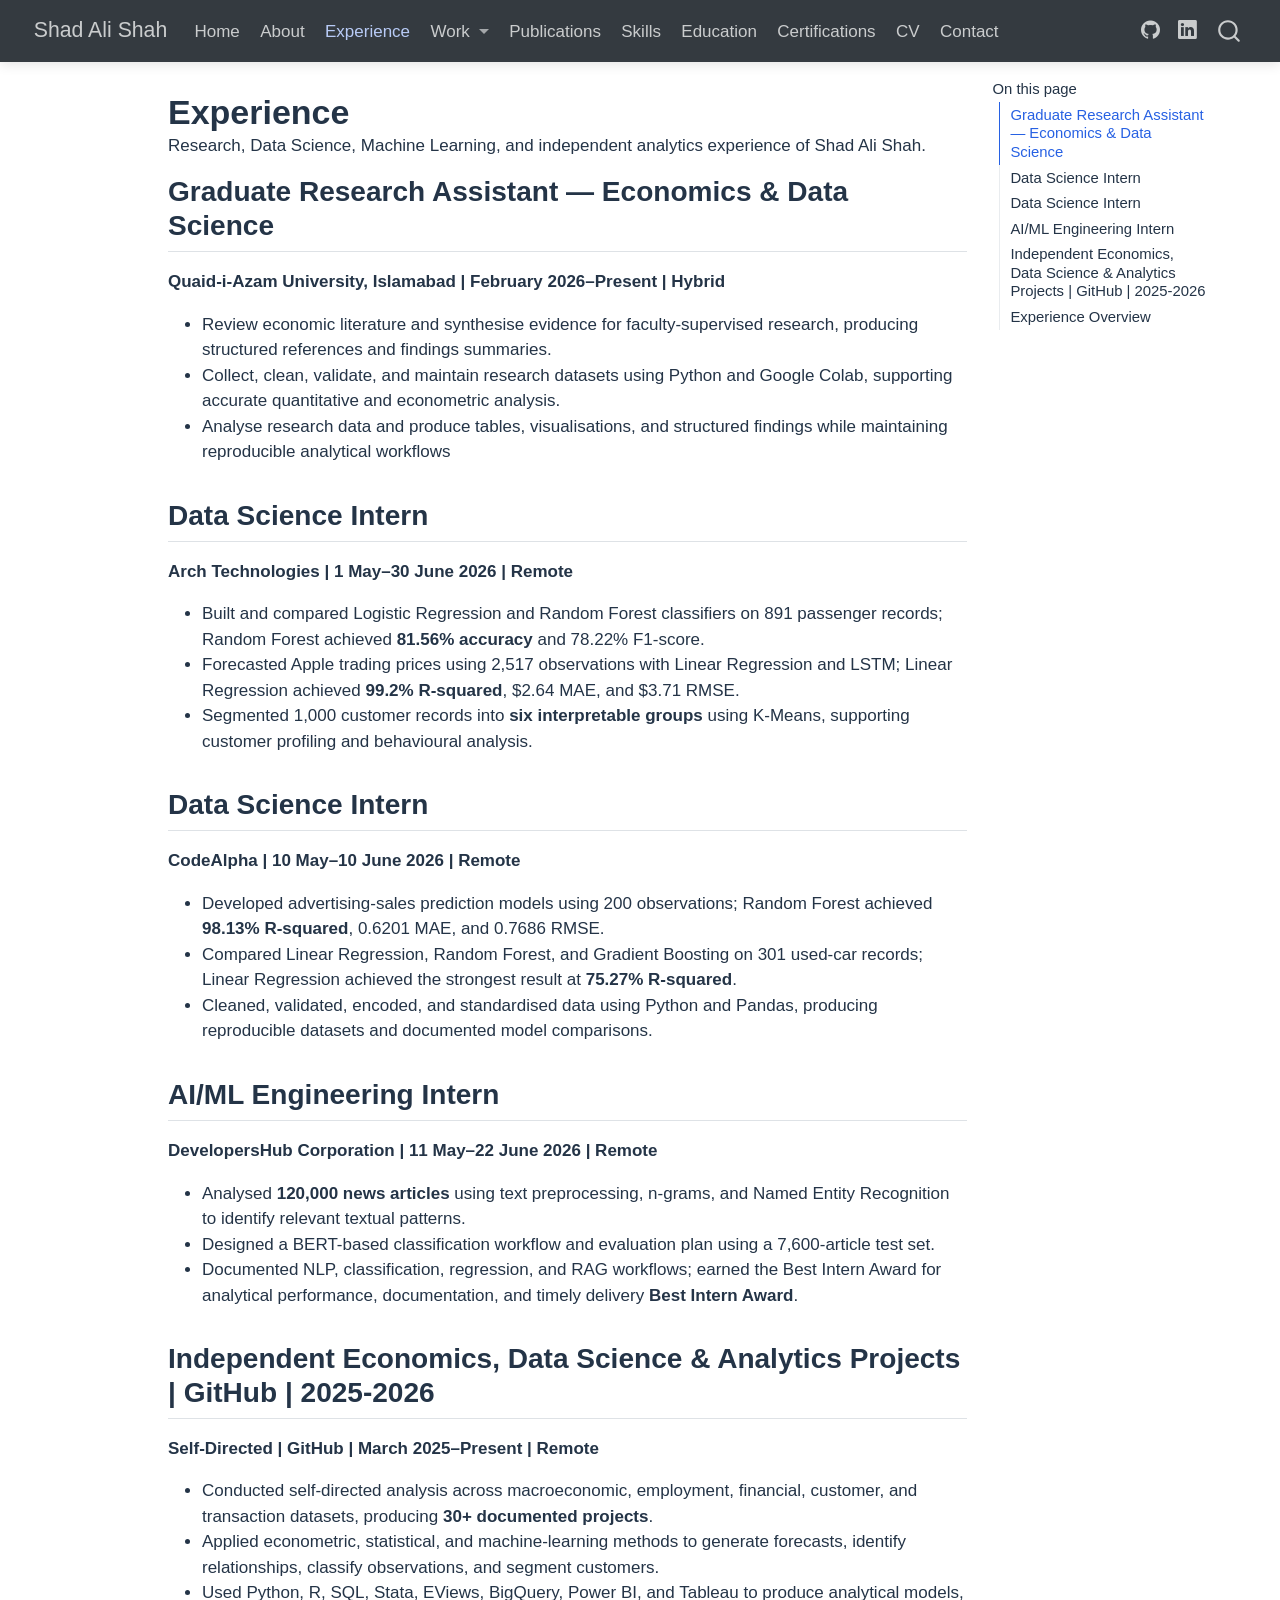
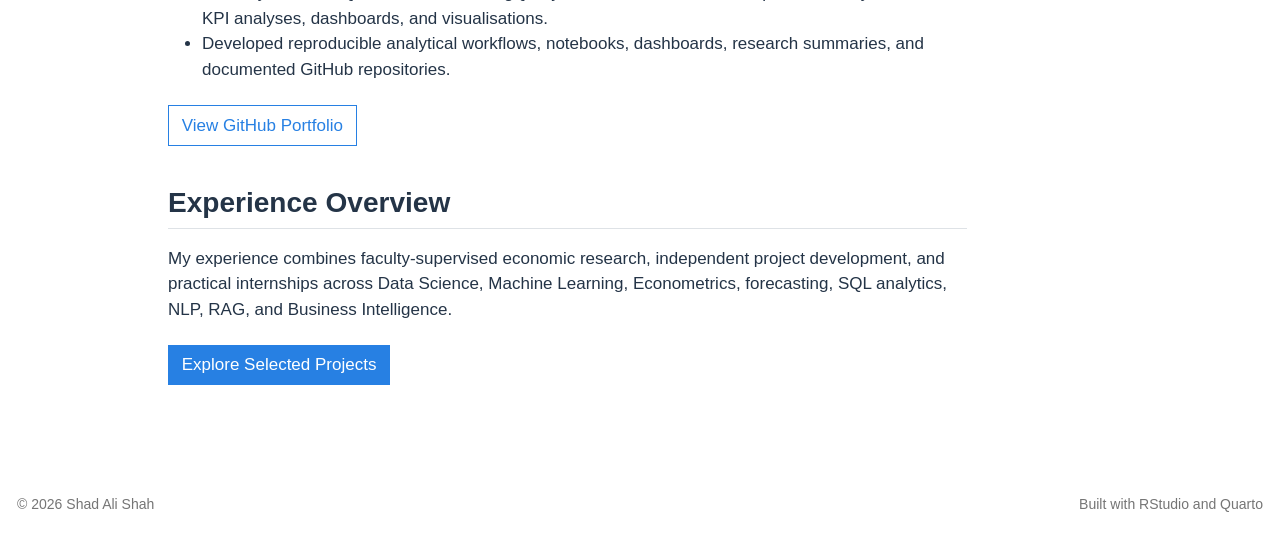
<file: docs/experience.html>
<!DOCTYPE html>
<html xmlns="http://www.w3.org/1999/xhtml" lang="en" xml:lang="en"><head>

<meta charset="utf-8">
<meta name="generator" content="quarto-1.8.24">

<meta name="viewport" content="width=device-width, initial-scale=1.0, user-scalable=yes">

<meta name="description" content="Research, Data Science, Machine Learning, and independent analytics experience of Shad Ali Shah.">

<title>Experience – Shad Ali Shah</title>
<style>
code{white-space: pre-wrap;}
span.smallcaps{font-variant: small-caps;}
div.columns{display: flex; gap: min(4vw, 1.5em);}
div.column{flex: auto; overflow-x: auto;}
div.hanging-indent{margin-left: 1.5em; text-indent: -1.5em;}
ul.task-list{list-style: none;}
ul.task-list li input[type="checkbox"] {
  width: 0.8em;
  margin: 0 0.8em 0.2em -1em; /* quarto-specific, see https://github.com/quarto-dev/quarto-cli/issues/4556 */ 
  vertical-align: middle;
}
</style>


<script src="site_libs/quarto-nav/quarto-nav.js"></script>
<script src="site_libs/quarto-nav/headroom.min.js"></script>
<script src="site_libs/clipboard/clipboard.min.js"></script>
<script src="site_libs/quarto-search/autocomplete.umd.js"></script>
<script src="site_libs/quarto-search/fuse.min.js"></script>
<script src="site_libs/quarto-search/quarto-search.js"></script>
<meta name="quarto:offset" content="./">
<link href="./assets/img/favicon.png" rel="icon" type="image/png">
<script src="site_libs/quarto-html/quarto.js" type="module"></script>
<script src="site_libs/quarto-html/tabsets/tabsets.js" type="module"></script>
<script src="site_libs/quarto-html/axe/axe-check.js" type="module"></script>
<script src="site_libs/quarto-html/popper.min.js"></script>
<script src="site_libs/quarto-html/tippy.umd.min.js"></script>
<script src="site_libs/quarto-html/anchor.min.js"></script>
<link href="site_libs/quarto-html/tippy.css" rel="stylesheet">
<link href="site_libs/quarto-html/quarto-syntax-highlighting-dc55a5b9e770e841cd82e46aadbfb9b0.css" rel="stylesheet" id="quarto-text-highlighting-styles">
<script src="site_libs/bootstrap/bootstrap.min.js"></script>
<link href="site_libs/bootstrap/bootstrap-icons.css" rel="stylesheet">
<link href="site_libs/bootstrap/bootstrap-ad05cf3b0d969654a1dcd69f04a11bdd.min.css" rel="stylesheet" append-hash="true" id="quarto-bootstrap" data-mode="light">
<script id="quarto-search-options" type="application/json">{
  "location": "navbar",
  "copy-button": false,
  "collapse-after": 3,
  "panel-placement": "end",
  "type": "overlay",
  "limit": 50,
  "keyboard-shortcut": [
    "f",
    "/",
    "s"
  ],
  "show-item-context": false,
  "language": {
    "search-no-results-text": "No results",
    "search-matching-documents-text": "matching documents",
    "search-copy-link-title": "Copy link to search",
    "search-hide-matches-text": "Hide additional matches",
    "search-more-match-text": "more match in this document",
    "search-more-matches-text": "more matches in this document",
    "search-clear-button-title": "Clear",
    "search-text-placeholder": "",
    "search-detached-cancel-button-title": "Cancel",
    "search-submit-button-title": "Submit",
    "search-label": "Search"
  }
}</script>
<style>html{ scroll-behavior: smooth; }</style>


<link rel="stylesheet" href="assets/css/styles.css">
</head>

<body class="nav-fixed quarto-light">

<div id="quarto-search-results"></div>
  <header id="quarto-header" class="headroom fixed-top">
    <nav class="navbar navbar-expand-lg " data-bs-theme="dark">
      <div class="navbar-container container-fluid">
      <div class="navbar-brand-container mx-auto">
    <a href="./index.html" class="navbar-brand navbar-brand-logo">
    </a>
    <a class="navbar-brand" href="./index.html">
    <span class="navbar-title">Shad Ali Shah</span>
    </a>
  </div>
            <div id="quarto-search" class="" title="Search"></div>
          <button class="navbar-toggler" type="button" data-bs-toggle="collapse" data-bs-target="#navbarCollapse" aria-controls="navbarCollapse" role="menu" aria-expanded="false" aria-label="Toggle navigation" onclick="if (window.quartoToggleHeadroom) { window.quartoToggleHeadroom(); }">
  <span class="navbar-toggler-icon"></span>
</button>
          <div class="collapse navbar-collapse" id="navbarCollapse">
            <ul class="navbar-nav navbar-nav-scroll me-auto">
  <li class="nav-item">
    <a class="nav-link" href="./index.html"> 
<span class="menu-text">Home</span></a>
  </li>  
  <li class="nav-item">
    <a class="nav-link" href="./about.html"> 
<span class="menu-text">About</span></a>
  </li>  
  <li class="nav-item">
    <a class="nav-link active" href="./experience.html" aria-current="page"> 
<span class="menu-text">Experience</span></a>
  </li>  
  <li class="nav-item dropdown ">
    <a class="nav-link dropdown-toggle" href="#" id="nav-menu-work" role="link" data-bs-toggle="dropdown" aria-expanded="false">
 <span class="menu-text">Work</span>
    </a>
    <ul class="dropdown-menu" aria-labelledby="nav-menu-work">    
        <li>
    <a class="dropdown-item" href="./projects.html">
 <span class="dropdown-text">Projects</span></a>
  </li>  
        <li>
    <a class="dropdown-item" href="./economic-analysis.html">
 <span class="dropdown-text">Economic Analysis</span></a>
  </li>  
        <li>
    <a class="dropdown-item" href="./data-science.html">
 <span class="dropdown-text">Data Science &amp; ML</span></a>
  </li>  
    </ul>
  </li>
  <li class="nav-item">
    <a class="nav-link" href="./publications.html"> 
<span class="menu-text">Publications</span></a>
  </li>  
  <li class="nav-item">
    <a class="nav-link" href="./skills.html"> 
<span class="menu-text">Skills</span></a>
  </li>  
  <li class="nav-item">
    <a class="nav-link" href="./education.html"> 
<span class="menu-text">Education</span></a>
  </li>  
  <li class="nav-item">
    <a class="nav-link" href="./certifications.html"> 
<span class="menu-text">Certifications</span></a>
  </li>  
  <li class="nav-item">
    <a class="nav-link" href="./cv.html"> 
<span class="menu-text">CV</span></a>
  </li>  
  <li class="nav-item">
    <a class="nav-link" href="./contact.html"> 
<span class="menu-text">Contact</span></a>
  </li>  
</ul>
            <ul class="navbar-nav navbar-nav-scroll ms-auto">
  <li class="nav-item compact">
    <a class="nav-link" href="https://github.com/shadalishah"> <i class="bi bi-github" role="img" aria-label="GitHub">
</i> 
<span class="menu-text"></span></a>
  </li>  
  <li class="nav-item compact">
    <a class="nav-link" href="https://www.linkedin.com/in/shadalishah/"> <i class="bi bi-linkedin" role="img" aria-label="LinkedIn">
</i> 
<span class="menu-text"></span></a>
  </li>  
</ul>
          </div> <!-- /navcollapse -->
            <div class="quarto-navbar-tools">
</div>
      </div> <!-- /container-fluid -->
    </nav>
</header>
<!-- content -->
<div id="quarto-content" class="quarto-container page-columns page-rows-contents page-layout-article page-navbar">
<!-- sidebar -->
<!-- margin-sidebar -->
    <div id="quarto-margin-sidebar" class="sidebar margin-sidebar">
        <nav id="TOC" role="doc-toc" class="toc-active">
    <h2 id="toc-title">On this page</h2>
   
  <ul>
  <li><a href="#graduate-research-assistant-economics-data-science" id="toc-graduate-research-assistant-economics-data-science" class="nav-link active" data-scroll-target="#graduate-research-assistant-economics-data-science">Graduate Research Assistant — Economics &amp; Data Science</a></li>
  <li><a href="#data-science-intern" id="toc-data-science-intern" class="nav-link" data-scroll-target="#data-science-intern">Data Science Intern</a></li>
  <li><a href="#data-science-intern-1" id="toc-data-science-intern-1" class="nav-link" data-scroll-target="#data-science-intern-1">Data Science Intern</a></li>
  <li><a href="#aiml-engineering-intern" id="toc-aiml-engineering-intern" class="nav-link" data-scroll-target="#aiml-engineering-intern">AI/ML Engineering Intern</a></li>
  <li><a href="#independent-economics-data-science-analytics-projects-github-2025-2026" id="toc-independent-economics-data-science-analytics-projects-github-2025-2026" class="nav-link" data-scroll-target="#independent-economics-data-science-analytics-projects-github-2025-2026">Independent Economics, Data Science &amp; Analytics Projects | GitHub | 2025-2026</a></li>
  <li><a href="#experience-overview" id="toc-experience-overview" class="nav-link" data-scroll-target="#experience-overview">Experience Overview</a></li>
  </ul>
</nav>
    </div>
<!-- main -->
<main class="content" id="quarto-document-content">

<header id="title-block-header" class="quarto-title-block default">
<div class="quarto-title">
<h1 class="title">Experience</h1>
</div>

<div>
  <div class="description">
    Research, Data Science, Machine Learning, and independent analytics experience of Shad Ali Shah.
  </div>
</div>


<div class="quarto-title-meta">

    
  
    
  </div>
  


</header>


<section id="graduate-research-assistant-economics-data-science" class="level2">
<h2 class="anchored" data-anchor-id="graduate-research-assistant-economics-data-science">Graduate Research Assistant — Economics &amp; Data Science</h2>
<p><strong>Quaid-i-Azam University, Islamabad | February 2026–Present | Hybrid</strong></p>
<ul>
<li>Review economic literature and synthesise evidence for faculty-supervised research, producing structured references and findings summaries.</li>
<li>Collect, clean, validate, and maintain research datasets using Python and Google Colab, supporting accurate quantitative and econometric analysis.</li>
<li>Analyse research data and produce tables, visualisations, and structured findings while maintaining reproducible analytical workflows</li>
</ul>
</section>
<section id="data-science-intern" class="level2">
<h2 class="anchored" data-anchor-id="data-science-intern">Data Science Intern</h2>
<p><strong>Arch Technologies | 1 May–30 June 2026 | Remote</strong></p>
<ul>
<li>Built and compared Logistic Regression and Random Forest classifiers on 891 passenger records; Random Forest achieved <strong>81.56% accuracy</strong> and 78.22% F1-score.</li>
<li>Forecasted Apple trading prices using 2,517 observations with Linear Regression and LSTM; Linear Regression achieved <strong>99.2% R-squared</strong>, $2.64 MAE, and $3.71 RMSE.</li>
<li>Segmented 1,000 customer records into <strong>six interpretable groups</strong> using K-Means, supporting customer profiling and behavioural analysis.</li>
</ul>
</section>
<section id="data-science-intern-1" class="level2">
<h2 class="anchored" data-anchor-id="data-science-intern-1">Data Science Intern</h2>
<p><strong>CodeAlpha | 10 May–10 June 2026 | Remote</strong></p>
<ul>
<li>Developed advertising-sales prediction models using 200 observations; Random Forest achieved <strong>98.13% R-squared</strong>, 0.6201 MAE, and 0.7686 RMSE.</li>
<li>Compared Linear Regression, Random Forest, and Gradient Boosting on 301 used-car records; Linear Regression achieved the strongest result at <strong>75.27% R-squared</strong>.</li>
<li>Cleaned, validated, encoded, and standardised data using Python and Pandas, producing reproducible datasets and documented model comparisons.</li>
</ul>
</section>
<section id="aiml-engineering-intern" class="level2">
<h2 class="anchored" data-anchor-id="aiml-engineering-intern">AI/ML Engineering Intern</h2>
<p><strong>DevelopersHub Corporation | 11 May–22 June 2026 | Remote</strong></p>
<ul>
<li>Analysed <strong>120,000 news articles</strong> using text preprocessing, n-grams, and Named Entity Recognition to identify relevant textual patterns.</li>
<li>Designed a BERT-based classification workflow and evaluation plan using a 7,600-article test set.</li>
<li>Documented NLP, classification, regression, and RAG workflows; earned the Best Intern Award for analytical performance, documentation, and timely delivery <strong>Best Intern Award</strong>.</li>
</ul>
</section>
<section id="independent-economics-data-science-analytics-projects-github-2025-2026" class="level2">
<h2 class="anchored" data-anchor-id="independent-economics-data-science-analytics-projects-github-2025-2026">Independent Economics, Data Science &amp; Analytics Projects | GitHub | 2025-2026</h2>
<p><strong>Self-Directed | GitHub | March 2025–Present | Remote</strong></p>
<ul>
<li>Conducted self-directed analysis across macroeconomic, employment, financial, customer, and transaction datasets, producing <strong>30+ documented projects</strong>.</li>
<li>Applied econometric, statistical, and machine-learning methods to generate forecasts, identify relationships, classify observations, and segment customers.</li>
<li>Used Python, R, SQL, Stata, EViews, BigQuery, Power BI, and Tableau to produce analytical models, KPI analyses, dashboards, and visualisations.</li>
<li>Developed reproducible analytical workflows, notebooks, dashboards, research summaries, and documented GitHub repositories.</li>
</ul>
<p><a href="https://github.com/shadalishah" class="btn btn-outline-primary">View GitHub Portfolio</a></p>
</section>
<section id="experience-overview" class="level2">
<h2 class="anchored" data-anchor-id="experience-overview">Experience Overview</h2>
<p>My experience combines faculty-supervised economic research, independent project development, and practical internships across Data Science, Machine Learning, Econometrics, forecasting, SQL analytics, NLP, RAG, and Business Intelligence.</p>
<p><a href="./projects.html" class="btn btn-primary">Explore Selected Projects</a></p>


</section>

</main> <!-- /main -->
<script id="quarto-html-after-body" type="application/javascript">
  window.document.addEventListener("DOMContentLoaded", function (event) {
    const icon = "";
    const anchorJS = new window.AnchorJS();
    anchorJS.options = {
      placement: 'right',
      icon: icon
    };
    anchorJS.add('.anchored');
    const isCodeAnnotation = (el) => {
      for (const clz of el.classList) {
        if (clz.startsWith('code-annotation-')) {                     
          return true;
        }
      }
      return false;
    }
    const onCopySuccess = function(e) {
      // button target
      const button = e.trigger;
      // don't keep focus
      button.blur();
      // flash "checked"
      button.classList.add('code-copy-button-checked');
      var currentTitle = button.getAttribute("title");
      button.setAttribute("title", "Copied!");
      let tooltip;
      if (window.bootstrap) {
        button.setAttribute("data-bs-toggle", "tooltip");
        button.setAttribute("data-bs-placement", "left");
        button.setAttribute("data-bs-title", "Copied!");
        tooltip = new bootstrap.Tooltip(button, 
          { trigger: "manual", 
            customClass: "code-copy-button-tooltip",
            offset: [0, -8]});
        tooltip.show();    
      }
      setTimeout(function() {
        if (tooltip) {
          tooltip.hide();
          button.removeAttribute("data-bs-title");
          button.removeAttribute("data-bs-toggle");
          button.removeAttribute("data-bs-placement");
        }
        button.setAttribute("title", currentTitle);
        button.classList.remove('code-copy-button-checked');
      }, 1000);
      // clear code selection
      e.clearSelection();
    }
    const getTextToCopy = function(trigger) {
      const outerScaffold = trigger.parentElement.cloneNode(true);
      const codeEl = outerScaffold.querySelector('code');
      for (const childEl of codeEl.children) {
        if (isCodeAnnotation(childEl)) {
          childEl.remove();
        }
      }
      return codeEl.innerText;
    }
    const clipboard = new window.ClipboardJS('.code-copy-button:not([data-in-quarto-modal])', {
      text: getTextToCopy
    });
    clipboard.on('success', onCopySuccess);
    if (window.document.getElementById('quarto-embedded-source-code-modal')) {
      const clipboardModal = new window.ClipboardJS('.code-copy-button[data-in-quarto-modal]', {
        text: getTextToCopy,
        container: window.document.getElementById('quarto-embedded-source-code-modal')
      });
      clipboardModal.on('success', onCopySuccess);
    }
      var localhostRegex = new RegExp(/^(?:http|https):\/\/localhost\:?[0-9]*\//);
      var mailtoRegex = new RegExp(/^mailto:/);
        var filterRegex = new RegExp("https:\/\/shadalishah\.com");
      var isInternal = (href) => {
          return filterRegex.test(href) || localhostRegex.test(href) || mailtoRegex.test(href);
      }
      // Inspect non-navigation links and adorn them if external
     var links = window.document.querySelectorAll('a[href]:not(.nav-link):not(.navbar-brand):not(.toc-action):not(.sidebar-link):not(.sidebar-item-toggle):not(.pagination-link):not(.no-external):not([aria-hidden]):not(.dropdown-item):not(.quarto-navigation-tool):not(.about-link)');
      for (var i=0; i<links.length; i++) {
        const link = links[i];
        if (!isInternal(link.href)) {
          // undo the damage that might have been done by quarto-nav.js in the case of
          // links that we want to consider external
          if (link.dataset.originalHref !== undefined) {
            link.href = link.dataset.originalHref;
          }
            // target, if specified
            link.setAttribute("target", "_blank");
            if (link.getAttribute("rel") === null) {
              link.setAttribute("rel", "noopener");
            }
        }
      }
    function tippyHover(el, contentFn, onTriggerFn, onUntriggerFn) {
      const config = {
        allowHTML: true,
        maxWidth: 500,
        delay: 100,
        arrow: false,
        appendTo: function(el) {
            return el.parentElement;
        },
        interactive: true,
        interactiveBorder: 10,
        theme: 'quarto',
        placement: 'bottom-start',
      };
      if (contentFn) {
        config.content = contentFn;
      }
      if (onTriggerFn) {
        config.onTrigger = onTriggerFn;
      }
      if (onUntriggerFn) {
        config.onUntrigger = onUntriggerFn;
      }
      window.tippy(el, config); 
    }
    const noterefs = window.document.querySelectorAll('a[role="doc-noteref"]');
    for (var i=0; i<noterefs.length; i++) {
      const ref = noterefs[i];
      tippyHover(ref, function() {
        // use id or data attribute instead here
        let href = ref.getAttribute('data-footnote-href') || ref.getAttribute('href');
        try { href = new URL(href).hash; } catch {}
        const id = href.replace(/^#\/?/, "");
        const note = window.document.getElementById(id);
        if (note) {
          return note.innerHTML;
        } else {
          return "";
        }
      });
    }
    const xrefs = window.document.querySelectorAll('a.quarto-xref');
    const processXRef = (id, note) => {
      // Strip column container classes
      const stripColumnClz = (el) => {
        el.classList.remove("page-full", "page-columns");
        if (el.children) {
          for (const child of el.children) {
            stripColumnClz(child);
          }
        }
      }
      stripColumnClz(note)
      if (id === null || id.startsWith('sec-')) {
        // Special case sections, only their first couple elements
        const container = document.createElement("div");
        if (note.children && note.children.length > 2) {
          container.appendChild(note.children[0].cloneNode(true));
          for (let i = 1; i < note.children.length; i++) {
            const child = note.children[i];
            if (child.tagName === "P" && child.innerText === "") {
              continue;
            } else {
              container.appendChild(child.cloneNode(true));
              break;
            }
          }
          if (window.Quarto?.typesetMath) {
            window.Quarto.typesetMath(container);
          }
          return container.innerHTML
        } else {
          if (window.Quarto?.typesetMath) {
            window.Quarto.typesetMath(note);
          }
          return note.innerHTML;
        }
      } else {
        // Remove any anchor links if they are present
        const anchorLink = note.querySelector('a.anchorjs-link');
        if (anchorLink) {
          anchorLink.remove();
        }
        if (window.Quarto?.typesetMath) {
          window.Quarto.typesetMath(note);
        }
        if (note.classList.contains("callout")) {
          return note.outerHTML;
        } else {
          return note.innerHTML;
        }
      }
    }
    for (var i=0; i<xrefs.length; i++) {
      const xref = xrefs[i];
      tippyHover(xref, undefined, function(instance) {
        instance.disable();
        let url = xref.getAttribute('href');
        let hash = undefined; 
        if (url.startsWith('#')) {
          hash = url;
        } else {
          try { hash = new URL(url).hash; } catch {}
        }
        if (hash) {
          const id = hash.replace(/^#\/?/, "");
          const note = window.document.getElementById(id);
          if (note !== null) {
            try {
              const html = processXRef(id, note.cloneNode(true));
              instance.setContent(html);
            } finally {
              instance.enable();
              instance.show();
            }
          } else {
            // See if we can fetch this
            fetch(url.split('#')[0])
            .then(res => res.text())
            .then(html => {
              const parser = new DOMParser();
              const htmlDoc = parser.parseFromString(html, "text/html");
              const note = htmlDoc.getElementById(id);
              if (note !== null) {
                const html = processXRef(id, note);
                instance.setContent(html);
              } 
            }).finally(() => {
              instance.enable();
              instance.show();
            });
          }
        } else {
          // See if we can fetch a full url (with no hash to target)
          // This is a special case and we should probably do some content thinning / targeting
          fetch(url)
          .then(res => res.text())
          .then(html => {
            const parser = new DOMParser();
            const htmlDoc = parser.parseFromString(html, "text/html");
            const note = htmlDoc.querySelector('main.content');
            if (note !== null) {
              // This should only happen for chapter cross references
              // (since there is no id in the URL)
              // remove the first header
              if (note.children.length > 0 && note.children[0].tagName === "HEADER") {
                note.children[0].remove();
              }
              const html = processXRef(null, note);
              instance.setContent(html);
            } 
          }).finally(() => {
            instance.enable();
            instance.show();
          });
        }
      }, function(instance) {
      });
    }
        let selectedAnnoteEl;
        const selectorForAnnotation = ( cell, annotation) => {
          let cellAttr = 'data-code-cell="' + cell + '"';
          let lineAttr = 'data-code-annotation="' +  annotation + '"';
          const selector = 'span[' + cellAttr + '][' + lineAttr + ']';
          return selector;
        }
        const selectCodeLines = (annoteEl) => {
          const doc = window.document;
          const targetCell = annoteEl.getAttribute("data-target-cell");
          const targetAnnotation = annoteEl.getAttribute("data-target-annotation");
          const annoteSpan = window.document.querySelector(selectorForAnnotation(targetCell, targetAnnotation));
          const lines = annoteSpan.getAttribute("data-code-lines").split(",");
          const lineIds = lines.map((line) => {
            return targetCell + "-" + line;
          })
          let top = null;
          let height = null;
          let parent = null;
          if (lineIds.length > 0) {
              //compute the position of the single el (top and bottom and make a div)
              const el = window.document.getElementById(lineIds[0]);
              top = el.offsetTop;
              height = el.offsetHeight;
              parent = el.parentElement.parentElement;
            if (lineIds.length > 1) {
              const lastEl = window.document.getElementById(lineIds[lineIds.length - 1]);
              const bottom = lastEl.offsetTop + lastEl.offsetHeight;
              height = bottom - top;
            }
            if (top !== null && height !== null && parent !== null) {
              // cook up a div (if necessary) and position it 
              let div = window.document.getElementById("code-annotation-line-highlight");
              if (div === null) {
                div = window.document.createElement("div");
                div.setAttribute("id", "code-annotation-line-highlight");
                div.style.position = 'absolute';
                parent.appendChild(div);
              }
              div.style.top = top - 2 + "px";
              div.style.height = height + 4 + "px";
              div.style.left = 0;
              let gutterDiv = window.document.getElementById("code-annotation-line-highlight-gutter");
              if (gutterDiv === null) {
                gutterDiv = window.document.createElement("div");
                gutterDiv.setAttribute("id", "code-annotation-line-highlight-gutter");
                gutterDiv.style.position = 'absolute';
                const codeCell = window.document.getElementById(targetCell);
                const gutter = codeCell.querySelector('.code-annotation-gutter');
                gutter.appendChild(gutterDiv);
              }
              gutterDiv.style.top = top - 2 + "px";
              gutterDiv.style.height = height + 4 + "px";
            }
            selectedAnnoteEl = annoteEl;
          }
        };
        const unselectCodeLines = () => {
          const elementsIds = ["code-annotation-line-highlight", "code-annotation-line-highlight-gutter"];
          elementsIds.forEach((elId) => {
            const div = window.document.getElementById(elId);
            if (div) {
              div.remove();
            }
          });
          selectedAnnoteEl = undefined;
        };
          // Handle positioning of the toggle
      window.addEventListener(
        "resize",
        throttle(() => {
          elRect = undefined;
          if (selectedAnnoteEl) {
            selectCodeLines(selectedAnnoteEl);
          }
        }, 10)
      );
      function throttle(fn, ms) {
      let throttle = false;
      let timer;
        return (...args) => {
          if(!throttle) { // first call gets through
              fn.apply(this, args);
              throttle = true;
          } else { // all the others get throttled
              if(timer) clearTimeout(timer); // cancel #2
              timer = setTimeout(() => {
                fn.apply(this, args);
                timer = throttle = false;
              }, ms);
          }
        };
      }
        // Attach click handler to the DT
        const annoteDls = window.document.querySelectorAll('dt[data-target-cell]');
        for (const annoteDlNode of annoteDls) {
          annoteDlNode.addEventListener('click', (event) => {
            const clickedEl = event.target;
            if (clickedEl !== selectedAnnoteEl) {
              unselectCodeLines();
              const activeEl = window.document.querySelector('dt[data-target-cell].code-annotation-active');
              if (activeEl) {
                activeEl.classList.remove('code-annotation-active');
              }
              selectCodeLines(clickedEl);
              clickedEl.classList.add('code-annotation-active');
            } else {
              // Unselect the line
              unselectCodeLines();
              clickedEl.classList.remove('code-annotation-active');
            }
          });
        }
    const findCites = (el) => {
      const parentEl = el.parentElement;
      if (parentEl) {
        const cites = parentEl.dataset.cites;
        if (cites) {
          return {
            el,
            cites: cites.split(' ')
          };
        } else {
          return findCites(el.parentElement)
        }
      } else {
        return undefined;
      }
    };
    var bibliorefs = window.document.querySelectorAll('a[role="doc-biblioref"]');
    for (var i=0; i<bibliorefs.length; i++) {
      const ref = bibliorefs[i];
      const citeInfo = findCites(ref);
      if (citeInfo) {
        tippyHover(citeInfo.el, function() {
          var popup = window.document.createElement('div');
          citeInfo.cites.forEach(function(cite) {
            var citeDiv = window.document.createElement('div');
            citeDiv.classList.add('hanging-indent');
            citeDiv.classList.add('csl-entry');
            var biblioDiv = window.document.getElementById('ref-' + cite);
            if (biblioDiv) {
              citeDiv.innerHTML = biblioDiv.innerHTML;
            }
            popup.appendChild(citeDiv);
          });
          return popup.innerHTML;
        });
      }
    }
  });
  </script>
</div> <!-- /content -->
<footer class="footer">
  <div class="nav-footer">
    <div class="nav-footer-left">
<p>© 2026 Shad Ali Shah</p>
</div>   
    <div class="nav-footer-center">
      &nbsp;
    </div>
    <div class="nav-footer-right">
<p>Built with RStudio and Quarto</p>
</div>
  </div>
</footer>




<script src="site_libs/quarto-html/zenscroll-min.js"></script>
</body></html>
</file>
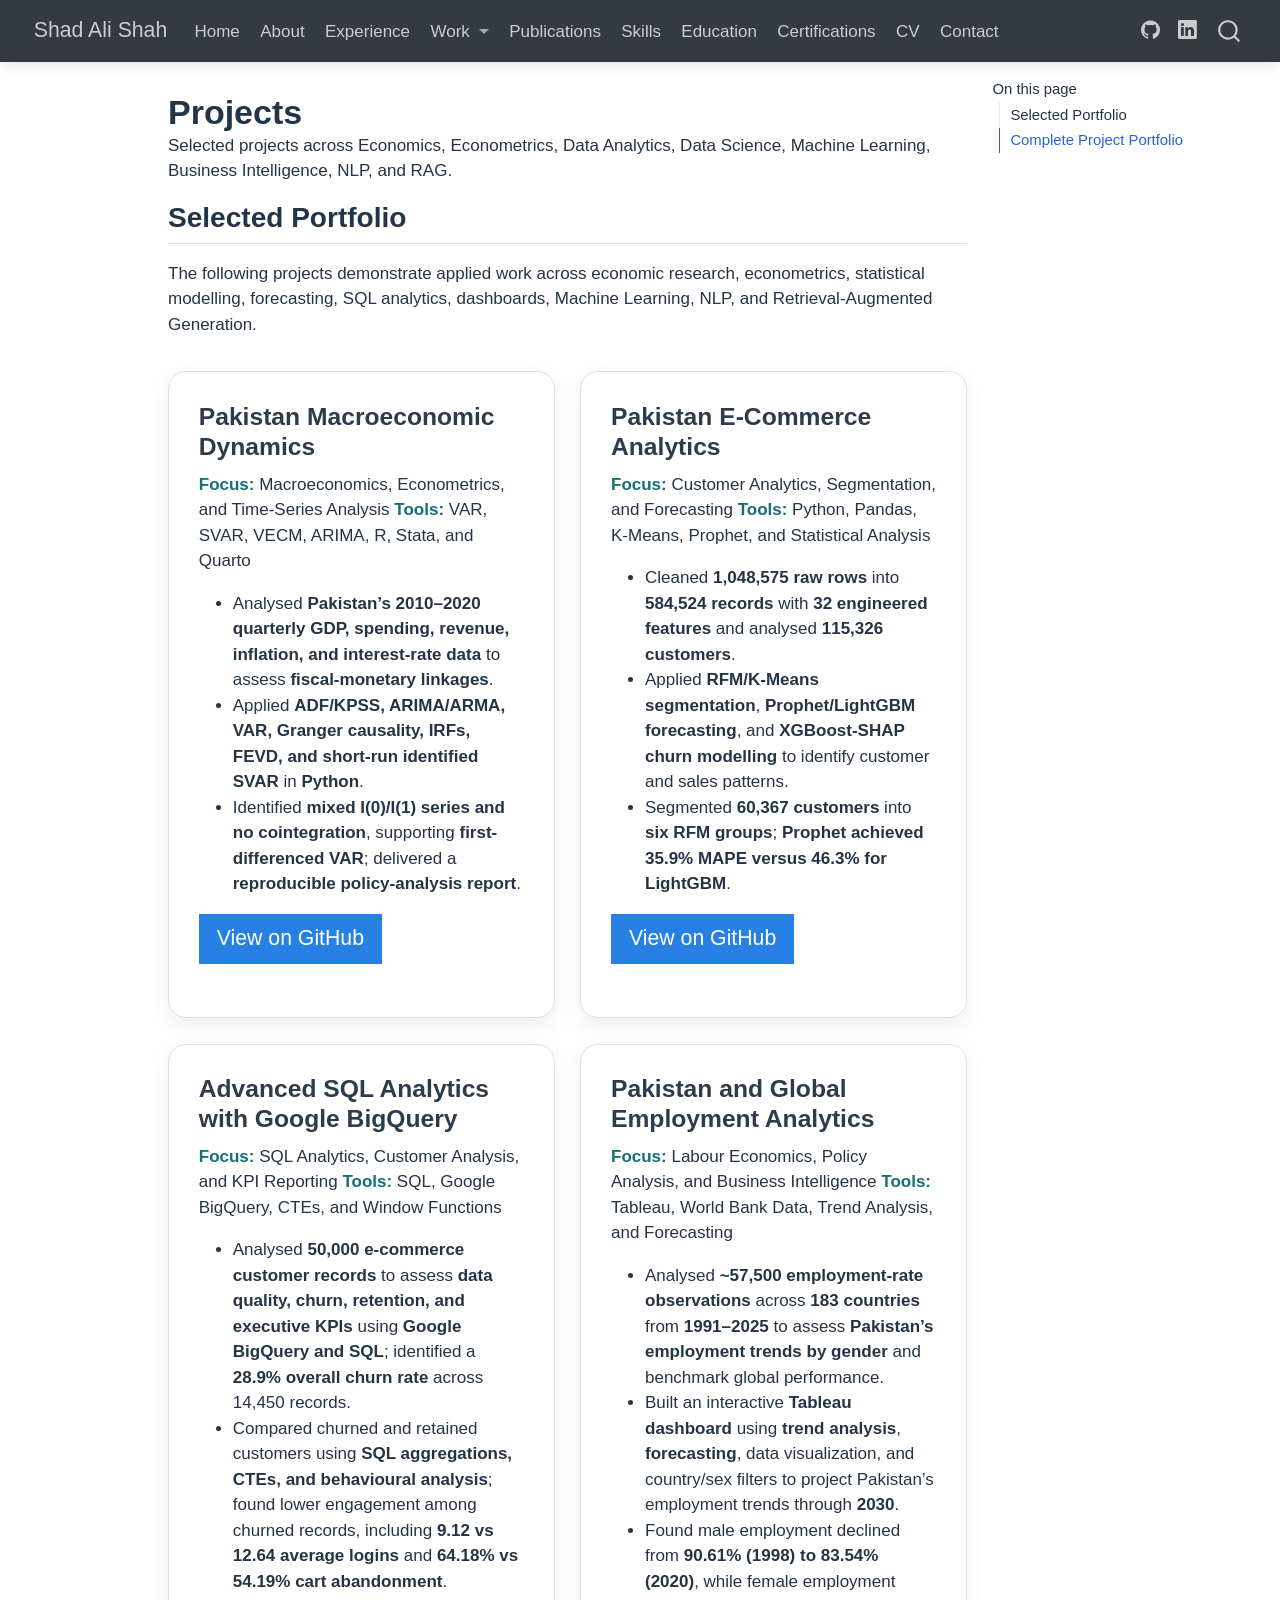
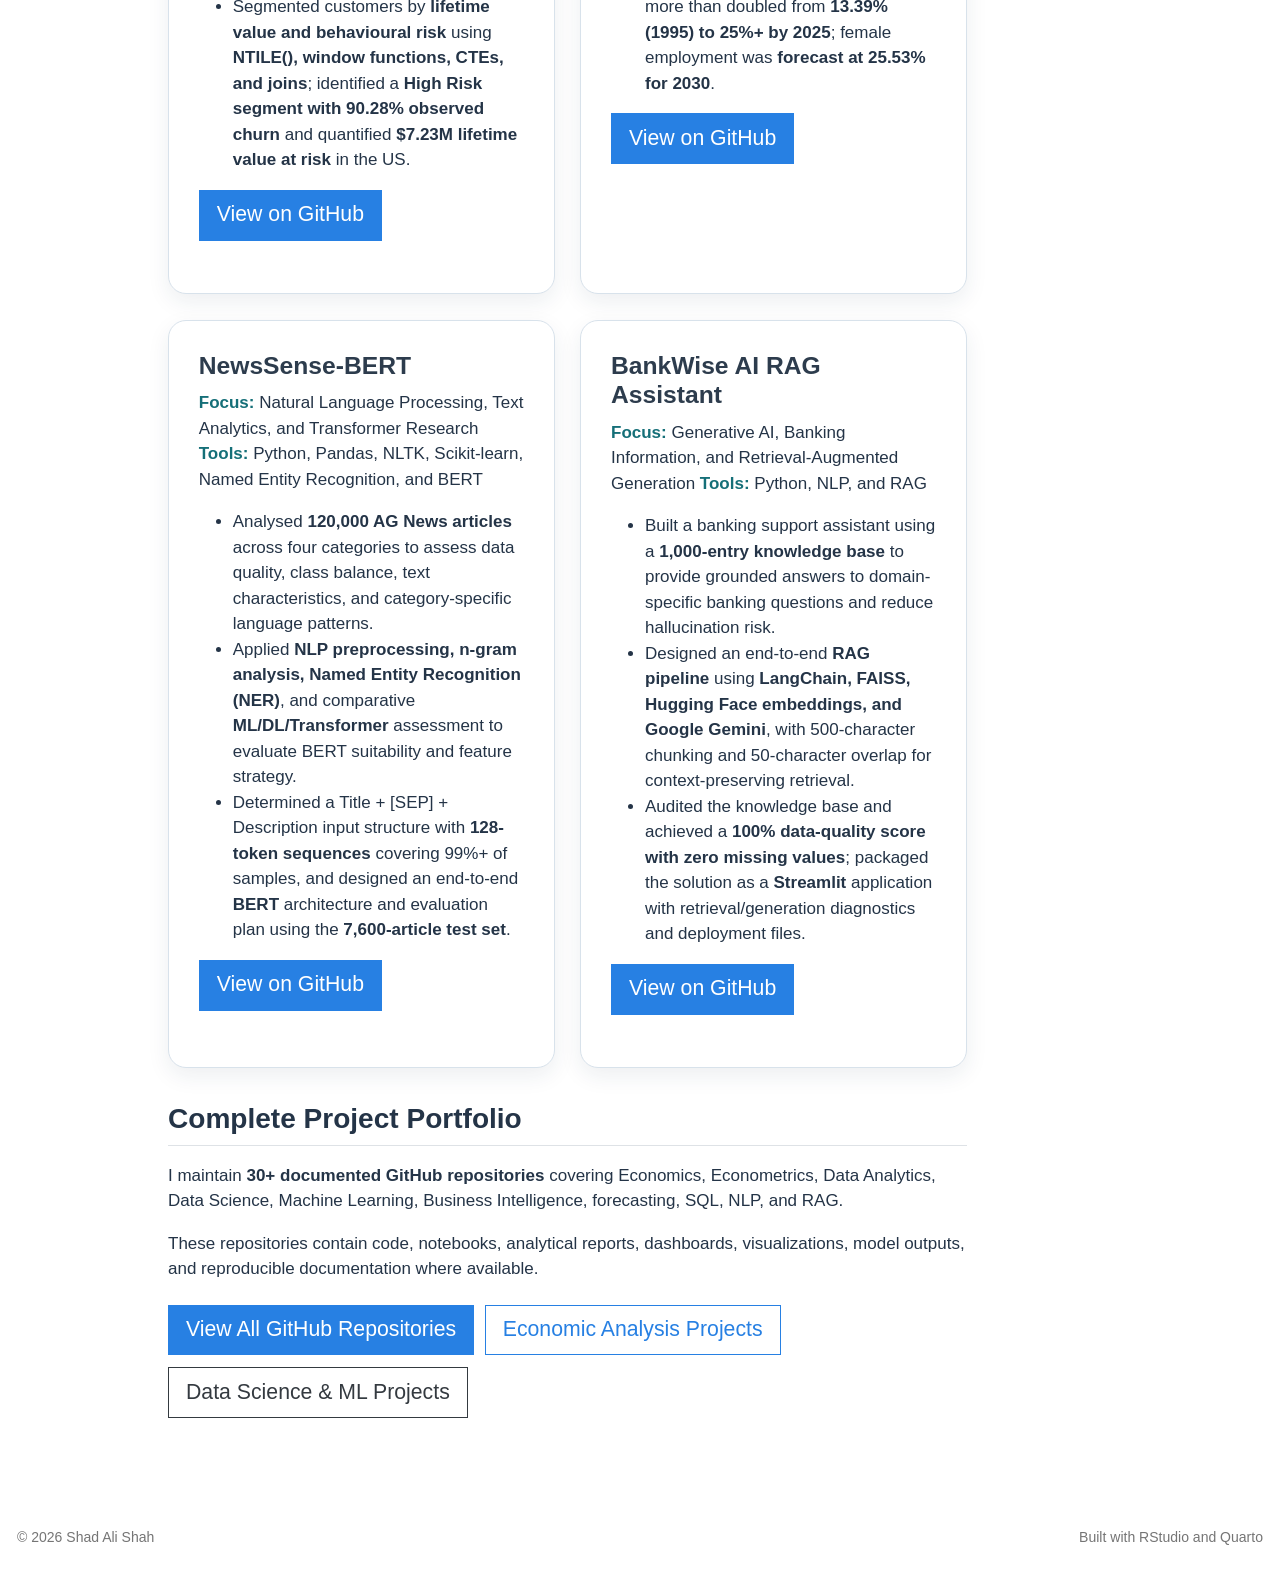
<file: docs/projects.html>
<!DOCTYPE html>
<html xmlns="http://www.w3.org/1999/xhtml" lang="en" xml:lang="en"><head>

<meta charset="utf-8">
<meta name="generator" content="quarto-1.8.24">

<meta name="viewport" content="width=device-width, initial-scale=1.0, user-scalable=yes">

<meta name="description" content="Selected projects across Economics, Econometrics, Data Analytics, Data Science, Machine Learning, Business Intelligence, NLP, and RAG.">

<title>Projects – Shad Ali Shah</title>
<style>
code{white-space: pre-wrap;}
span.smallcaps{font-variant: small-caps;}
div.columns{display: flex; gap: min(4vw, 1.5em);}
div.column{flex: auto; overflow-x: auto;}
div.hanging-indent{margin-left: 1.5em; text-indent: -1.5em;}
ul.task-list{list-style: none;}
ul.task-list li input[type="checkbox"] {
  width: 0.8em;
  margin: 0 0.8em 0.2em -1em; /* quarto-specific, see https://github.com/quarto-dev/quarto-cli/issues/4556 */ 
  vertical-align: middle;
}
</style>


<script src="site_libs/quarto-nav/quarto-nav.js"></script>
<script src="site_libs/quarto-nav/headroom.min.js"></script>
<script src="site_libs/clipboard/clipboard.min.js"></script>
<script src="site_libs/quarto-search/autocomplete.umd.js"></script>
<script src="site_libs/quarto-search/fuse.min.js"></script>
<script src="site_libs/quarto-search/quarto-search.js"></script>
<meta name="quarto:offset" content="./">
<link href="./assets/img/favicon.png" rel="icon" type="image/png">
<script src="site_libs/quarto-html/quarto.js" type="module"></script>
<script src="site_libs/quarto-html/tabsets/tabsets.js" type="module"></script>
<script src="site_libs/quarto-html/axe/axe-check.js" type="module"></script>
<script src="site_libs/quarto-html/popper.min.js"></script>
<script src="site_libs/quarto-html/tippy.umd.min.js"></script>
<script src="site_libs/quarto-html/anchor.min.js"></script>
<link href="site_libs/quarto-html/tippy.css" rel="stylesheet">
<link href="site_libs/quarto-html/quarto-syntax-highlighting-dc55a5b9e770e841cd82e46aadbfb9b0.css" rel="stylesheet" id="quarto-text-highlighting-styles">
<script src="site_libs/bootstrap/bootstrap.min.js"></script>
<link href="site_libs/bootstrap/bootstrap-icons.css" rel="stylesheet">
<link href="site_libs/bootstrap/bootstrap-ad05cf3b0d969654a1dcd69f04a11bdd.min.css" rel="stylesheet" append-hash="true" id="quarto-bootstrap" data-mode="light">
<script id="quarto-search-options" type="application/json">{
  "location": "navbar",
  "copy-button": false,
  "collapse-after": 3,
  "panel-placement": "end",
  "type": "overlay",
  "limit": 50,
  "keyboard-shortcut": [
    "f",
    "/",
    "s"
  ],
  "show-item-context": false,
  "language": {
    "search-no-results-text": "No results",
    "search-matching-documents-text": "matching documents",
    "search-copy-link-title": "Copy link to search",
    "search-hide-matches-text": "Hide additional matches",
    "search-more-match-text": "more match in this document",
    "search-more-matches-text": "more matches in this document",
    "search-clear-button-title": "Clear",
    "search-text-placeholder": "",
    "search-detached-cancel-button-title": "Cancel",
    "search-submit-button-title": "Submit",
    "search-label": "Search"
  }
}</script>
<style>html{ scroll-behavior: smooth; }</style>


<link rel="stylesheet" href="assets/css/styles.css">
</head>

<body class="nav-fixed quarto-light">

<div id="quarto-search-results"></div>
  <header id="quarto-header" class="headroom fixed-top">
    <nav class="navbar navbar-expand-lg " data-bs-theme="dark">
      <div class="navbar-container container-fluid">
      <div class="navbar-brand-container mx-auto">
    <a href="./index.html" class="navbar-brand navbar-brand-logo">
    </a>
    <a class="navbar-brand" href="./index.html">
    <span class="navbar-title">Shad Ali Shah</span>
    </a>
  </div>
            <div id="quarto-search" class="" title="Search"></div>
          <button class="navbar-toggler" type="button" data-bs-toggle="collapse" data-bs-target="#navbarCollapse" aria-controls="navbarCollapse" role="menu" aria-expanded="false" aria-label="Toggle navigation" onclick="if (window.quartoToggleHeadroom) { window.quartoToggleHeadroom(); }">
  <span class="navbar-toggler-icon"></span>
</button>
          <div class="collapse navbar-collapse" id="navbarCollapse">
            <ul class="navbar-nav navbar-nav-scroll me-auto">
  <li class="nav-item">
    <a class="nav-link" href="./index.html"> 
<span class="menu-text">Home</span></a>
  </li>  
  <li class="nav-item">
    <a class="nav-link" href="./about.html"> 
<span class="menu-text">About</span></a>
  </li>  
  <li class="nav-item">
    <a class="nav-link" href="./experience.html"> 
<span class="menu-text">Experience</span></a>
  </li>  
  <li class="nav-item dropdown ">
    <a class="nav-link dropdown-toggle" href="#" id="nav-menu-work" role="link" data-bs-toggle="dropdown" aria-expanded="false">
 <span class="menu-text">Work</span>
    </a>
    <ul class="dropdown-menu" aria-labelledby="nav-menu-work">    
        <li>
    <a class="dropdown-item" href="./projects.html">
 <span class="dropdown-text">Projects</span></a>
  </li>  
        <li>
    <a class="dropdown-item" href="./economic-analysis.html">
 <span class="dropdown-text">Economic Analysis</span></a>
  </li>  
        <li>
    <a class="dropdown-item" href="./data-science.html">
 <span class="dropdown-text">Data Science &amp; ML</span></a>
  </li>  
    </ul>
  </li>
  <li class="nav-item">
    <a class="nav-link" href="./publications.html"> 
<span class="menu-text">Publications</span></a>
  </li>  
  <li class="nav-item">
    <a class="nav-link" href="./skills.html"> 
<span class="menu-text">Skills</span></a>
  </li>  
  <li class="nav-item">
    <a class="nav-link" href="./education.html"> 
<span class="menu-text">Education</span></a>
  </li>  
  <li class="nav-item">
    <a class="nav-link" href="./certifications.html"> 
<span class="menu-text">Certifications</span></a>
  </li>  
  <li class="nav-item">
    <a class="nav-link" href="./cv.html"> 
<span class="menu-text">CV</span></a>
  </li>  
  <li class="nav-item">
    <a class="nav-link" href="./contact.html"> 
<span class="menu-text">Contact</span></a>
  </li>  
</ul>
            <ul class="navbar-nav navbar-nav-scroll ms-auto">
  <li class="nav-item compact">
    <a class="nav-link" href="https://github.com/shadalishah"> <i class="bi bi-github" role="img" aria-label="GitHub">
</i> 
<span class="menu-text"></span></a>
  </li>  
  <li class="nav-item compact">
    <a class="nav-link" href="https://www.linkedin.com/in/shadalishah/"> <i class="bi bi-linkedin" role="img" aria-label="LinkedIn">
</i> 
<span class="menu-text"></span></a>
  </li>  
</ul>
          </div> <!-- /navcollapse -->
            <div class="quarto-navbar-tools">
</div>
      </div> <!-- /container-fluid -->
    </nav>
</header>
<!-- content -->
<div id="quarto-content" class="quarto-container page-columns page-rows-contents page-layout-article page-navbar">
<!-- sidebar -->
<!-- margin-sidebar -->
    <div id="quarto-margin-sidebar" class="sidebar margin-sidebar">
        <nav id="TOC" role="doc-toc" class="toc-active">
    <h2 id="toc-title">On this page</h2>
   
  <ul>
  <li><a href="#selected-portfolio" id="toc-selected-portfolio" class="nav-link active" data-scroll-target="#selected-portfolio">Selected Portfolio</a></li>
  <li><a href="#complete-project-portfolio" id="toc-complete-project-portfolio" class="nav-link" data-scroll-target="#complete-project-portfolio">Complete Project Portfolio</a></li>
  </ul>
</nav>
    </div>
<!-- main -->
<main class="content" id="quarto-document-content">

<header id="title-block-header" class="quarto-title-block default">
<div class="quarto-title">
<h1 class="title">Projects</h1>
</div>

<div>
  <div class="description">
    Selected projects across Economics, Econometrics, Data Analytics, Data Science, Machine Learning, Business Intelligence, NLP, and RAG.
  </div>
</div>


<div class="quarto-title-meta">

    
  
    
  </div>
  


</header>


<section id="selected-portfolio" class="level2">
<h2 class="anchored" data-anchor-id="selected-portfolio">Selected Portfolio</h2>
<p>The following projects demonstrate applied work across economic research, econometrics, statistical modelling, forecasting, SQL analytics, dashboards, Machine Learning, NLP, and Retrieval-Augmented Generation.</p>
<div class="project-list">
<section id="pakistan-macroeconomic-dynamics" class="level3 project-card">
<h3 class="anchored" data-anchor-id="pakistan-macroeconomic-dynamics">Pakistan Macroeconomic Dynamics</h3>
<p><strong>Focus:</strong> Macroeconomics, Econometrics, and Time-Series Analysis <strong>Tools:</strong> VAR, SVAR, VECM, ARIMA, R, Stata, and Quarto</p>
<ul>
<li>Analysed <strong>Pakistan’s 2010–2020 quarterly GDP, spending, revenue, inflation, and interest-rate data</strong> to assess <strong>fiscal-monetary linkages</strong>.</li>
<li>Applied <strong>ADF/KPSS, ARIMA/ARMA, VAR, Granger causality, IRFs, FEVD, and short-run identified SVAR</strong> in <strong>Python</strong>.</li>
<li>Identified <strong>mixed I(0)/I(1) series and no cointegration</strong>, supporting <strong>first-differenced VAR</strong>; delivered a <strong>reproducible policy-analysis report</strong>.</li>
</ul>
<p><a href="https://github.com/shadalishah/Macroeconomic-Time-Series-Analysis-VAR-SVAR-VECM" class="btn btn-primary btn-lg">View on GitHub</a></p>
</section>
<section id="pakistan-e-commerce-analytics" class="level3 project-card">
<h3 class="anchored" data-anchor-id="pakistan-e-commerce-analytics">Pakistan E-Commerce Analytics</h3>
<p><strong>Focus:</strong> Customer Analytics, Segmentation, and Forecasting <strong>Tools:</strong> Python, Pandas, K-Means, Prophet, and Statistical Analysis</p>
<ul>
<li>Cleaned <strong>1,048,575 raw rows</strong> into <strong>584,524 records</strong> with <strong>32 engineered features</strong> and analysed <strong>115,326 customers</strong>.</li>
<li>Applied <strong>RFM/K-Means segmentation</strong>, <strong>Prophet/LightGBM forecasting</strong>, and <strong>XGBoost-SHAP churn modelling</strong> to identify customer and sales patterns.</li>
<li>Segmented <strong>60,367 customers</strong> into <strong>six RFM groups</strong>; <strong>Prophet achieved 35.9% MAPE versus 46.3% for LightGBM</strong>.</li>
</ul>
<p><a href="https://github.com/shadalishah/Pakistan-E-Commerce-Data-Analysis-2016-2018-" class="btn btn-primary btn-lg">View on GitHub</a></p>
</section>
<section id="advanced-sql-analytics-with-google-bigquery" class="level3 project-card">
<h3 class="anchored" data-anchor-id="advanced-sql-analytics-with-google-bigquery">Advanced SQL Analytics with Google BigQuery</h3>
<p><strong>Focus:</strong> SQL Analytics, Customer Analysis, and KPI Reporting <strong>Tools:</strong> SQL, Google BigQuery, CTEs, and Window Functions</p>
<ul>
<li>Analysed <strong>50,000 e-commerce customer records</strong> to assess <strong>data quality, churn, retention, and executive KPIs</strong> using <strong>Google BigQuery and SQL</strong>; identified a <strong>28.9% overall churn rate</strong> across 14,450 records.</li>
<li>Compared churned and retained customers using <strong>SQL aggregations, CTEs, and behavioural analysis</strong>; found lower engagement among churned records, including <strong>9.12 vs 12.64 average logins</strong> and <strong>64.18% vs 54.19% cart abandonment</strong>.</li>
<li>Segmented customers by <strong>lifetime value and behavioural risk</strong> using <strong>NTILE(), window functions, CTEs, and joins</strong>; identified a <strong>High Risk segment with 90.28% observed churn</strong> and quantified <strong>$7.23M lifetime value at risk</strong> in the US.</li>
</ul>
<p><a href="https://github.com/shadalishah/Basic-to-Advanced-SQL-Analytics-with-Google-BigQuery" class="btn btn-primary btn-lg">View on GitHub</a></p>
</section>
<section id="pakistan-and-global-employment-analytics" class="level3 project-card">
<h3 class="anchored" data-anchor-id="pakistan-and-global-employment-analytics">Pakistan and Global Employment Analytics</h3>
<p><strong>Focus:</strong> Labour Economics, Policy Analysis, and Business Intelligence <strong>Tools:</strong> Tableau, World Bank Data, Trend Analysis, and Forecasting</p>
<ul>
<li>Analysed <strong>~57,500 employment-rate observations</strong> across <strong>183 countries</strong> from <strong>1991–2025</strong> to assess <strong>Pakistan’s employment trends by gender</strong> and benchmark global performance.</li>
<li>Built an interactive <strong>Tableau dashboard</strong> using <strong>trend analysis</strong>, <strong>forecasting</strong>, data visualization, and country/sex filters to project Pakistan’s employment trends through <strong>2030</strong>.</li>
<li>Found male employment declined from <strong>90.61% (1998) to 83.54% (2020)</strong>, while female employment more than doubled from <strong>13.39% (1995) to 25%+ by 2025</strong>; female employment was <strong>forecast at 25.53% for 2030</strong>.</li>
</ul>
<p><a href="https://github.com/shadalishah/Pakistan-Global-Employment-Analytics-Tableau" class="btn btn-primary btn-lg">View on GitHub</a></p>
</section>
<section id="newssense-bert" class="level3 project-card">
<h3 class="anchored" data-anchor-id="newssense-bert">NewsSense-BERT</h3>
<p><strong>Focus:</strong> Natural Language Processing, Text Analytics, and Transformer Research <strong>Tools:</strong> Python, Pandas, NLTK, Scikit-learn, Named Entity Recognition, and BERT</p>
<ul>
<li>Analysed <strong>120,000 AG News articles</strong> across four categories to assess data quality, class balance, text characteristics, and category-specific language patterns.</li>
<li>Applied <strong>NLP preprocessing, n-gram analysis, Named Entity Recognition (NER)</strong>, and comparative <strong>ML/DL/Transformer</strong> assessment to evaluate BERT suitability and feature strategy.</li>
<li>Determined a Title + [SEP] + Description input structure with <strong>128-token sequences</strong> covering 99%+ of samples, and designed an end-to-end <strong>BERT</strong> architecture and evaluation plan using the <strong>7,600-article test set</strong>.</li>
</ul>
<p><a href="https://github.com/shadalishah/NewsSense-BERT" class="btn btn-primary btn-lg">View on GitHub</a></p>
</section>
<section id="bankwise-ai-rag-assistant" class="level3 project-card">
<h3 class="anchored" data-anchor-id="bankwise-ai-rag-assistant">BankWise AI RAG Assistant</h3>
<p><strong>Focus:</strong> Generative AI, Banking Information, and Retrieval-Augmented Generation <strong>Tools:</strong> Python, NLP, and RAG</p>
<ul>
<li>Built a banking support assistant using a <strong>1,000-entry knowledge base</strong> to provide grounded answers to domain-specific banking questions and reduce hallucination risk.</li>
<li>Designed an end-to-end <strong>RAG pipeline</strong> using <strong>LangChain, FAISS, Hugging Face embeddings, and Google Gemini</strong>, with 500-character chunking and 50-character overlap for context-preserving retrieval.</li>
<li>Audited the knowledge base and achieved a <strong>100% data-quality score with zero missing values</strong>; packaged the solution as a <strong>Streamlit</strong> application with retrieval/generation diagnostics and deployment files.</li>
</ul>
<p><a href="https://github.com/shadalishah/BankWise-AI-RAG-Assistant" class="btn btn-primary btn-lg">View on GitHub</a></p>
</section>
</div>
</section>
<section id="complete-project-portfolio" class="level2">
<h2 class="anchored" data-anchor-id="complete-project-portfolio">Complete Project Portfolio</h2>
<p>I maintain <strong>30+ documented GitHub repositories</strong> covering Economics, Econometrics, Data Analytics, Data Science, Machine Learning, Business Intelligence, forecasting, SQL, NLP, and RAG.</p>
<p>These repositories contain code, notebooks, analytical reports, dashboards, visualizations, model outputs, and reproducible documentation where available.</p>
<p><a href="https://github.com/shadalishah" class="btn btn-primary btn-lg">View All GitHub Repositories</a> <a href="./economic-analysis.html" class="btn btn-outline-primary btn-lg">Economic Analysis Projects</a> <a href="./data-science.html" class="btn btn-outline-secondary btn-lg">Data Science &amp; ML Projects</a></p>


</section>

</main> <!-- /main -->
<script id="quarto-html-after-body" type="application/javascript">
  window.document.addEventListener("DOMContentLoaded", function (event) {
    const icon = "";
    const anchorJS = new window.AnchorJS();
    anchorJS.options = {
      placement: 'right',
      icon: icon
    };
    anchorJS.add('.anchored');
    const isCodeAnnotation = (el) => {
      for (const clz of el.classList) {
        if (clz.startsWith('code-annotation-')) {                     
          return true;
        }
      }
      return false;
    }
    const onCopySuccess = function(e) {
      // button target
      const button = e.trigger;
      // don't keep focus
      button.blur();
      // flash "checked"
      button.classList.add('code-copy-button-checked');
      var currentTitle = button.getAttribute("title");
      button.setAttribute("title", "Copied!");
      let tooltip;
      if (window.bootstrap) {
        button.setAttribute("data-bs-toggle", "tooltip");
        button.setAttribute("data-bs-placement", "left");
        button.setAttribute("data-bs-title", "Copied!");
        tooltip = new bootstrap.Tooltip(button, 
          { trigger: "manual", 
            customClass: "code-copy-button-tooltip",
            offset: [0, -8]});
        tooltip.show();    
      }
      setTimeout(function() {
        if (tooltip) {
          tooltip.hide();
          button.removeAttribute("data-bs-title");
          button.removeAttribute("data-bs-toggle");
          button.removeAttribute("data-bs-placement");
        }
        button.setAttribute("title", currentTitle);
        button.classList.remove('code-copy-button-checked');
      }, 1000);
      // clear code selection
      e.clearSelection();
    }
    const getTextToCopy = function(trigger) {
      const outerScaffold = trigger.parentElement.cloneNode(true);
      const codeEl = outerScaffold.querySelector('code');
      for (const childEl of codeEl.children) {
        if (isCodeAnnotation(childEl)) {
          childEl.remove();
        }
      }
      return codeEl.innerText;
    }
    const clipboard = new window.ClipboardJS('.code-copy-button:not([data-in-quarto-modal])', {
      text: getTextToCopy
    });
    clipboard.on('success', onCopySuccess);
    if (window.document.getElementById('quarto-embedded-source-code-modal')) {
      const clipboardModal = new window.ClipboardJS('.code-copy-button[data-in-quarto-modal]', {
        text: getTextToCopy,
        container: window.document.getElementById('quarto-embedded-source-code-modal')
      });
      clipboardModal.on('success', onCopySuccess);
    }
      var localhostRegex = new RegExp(/^(?:http|https):\/\/localhost\:?[0-9]*\//);
      var mailtoRegex = new RegExp(/^mailto:/);
        var filterRegex = new RegExp("https:\/\/shadalishah\.com");
      var isInternal = (href) => {
          return filterRegex.test(href) || localhostRegex.test(href) || mailtoRegex.test(href);
      }
      // Inspect non-navigation links and adorn them if external
     var links = window.document.querySelectorAll('a[href]:not(.nav-link):not(.navbar-brand):not(.toc-action):not(.sidebar-link):not(.sidebar-item-toggle):not(.pagination-link):not(.no-external):not([aria-hidden]):not(.dropdown-item):not(.quarto-navigation-tool):not(.about-link)');
      for (var i=0; i<links.length; i++) {
        const link = links[i];
        if (!isInternal(link.href)) {
          // undo the damage that might have been done by quarto-nav.js in the case of
          // links that we want to consider external
          if (link.dataset.originalHref !== undefined) {
            link.href = link.dataset.originalHref;
          }
            // target, if specified
            link.setAttribute("target", "_blank");
            if (link.getAttribute("rel") === null) {
              link.setAttribute("rel", "noopener");
            }
        }
      }
    function tippyHover(el, contentFn, onTriggerFn, onUntriggerFn) {
      const config = {
        allowHTML: true,
        maxWidth: 500,
        delay: 100,
        arrow: false,
        appendTo: function(el) {
            return el.parentElement;
        },
        interactive: true,
        interactiveBorder: 10,
        theme: 'quarto',
        placement: 'bottom-start',
      };
      if (contentFn) {
        config.content = contentFn;
      }
      if (onTriggerFn) {
        config.onTrigger = onTriggerFn;
      }
      if (onUntriggerFn) {
        config.onUntrigger = onUntriggerFn;
      }
      window.tippy(el, config); 
    }
    const noterefs = window.document.querySelectorAll('a[role="doc-noteref"]');
    for (var i=0; i<noterefs.length; i++) {
      const ref = noterefs[i];
      tippyHover(ref, function() {
        // use id or data attribute instead here
        let href = ref.getAttribute('data-footnote-href') || ref.getAttribute('href');
        try { href = new URL(href).hash; } catch {}
        const id = href.replace(/^#\/?/, "");
        const note = window.document.getElementById(id);
        if (note) {
          return note.innerHTML;
        } else {
          return "";
        }
      });
    }
    const xrefs = window.document.querySelectorAll('a.quarto-xref');
    const processXRef = (id, note) => {
      // Strip column container classes
      const stripColumnClz = (el) => {
        el.classList.remove("page-full", "page-columns");
        if (el.children) {
          for (const child of el.children) {
            stripColumnClz(child);
          }
        }
      }
      stripColumnClz(note)
      if (id === null || id.startsWith('sec-')) {
        // Special case sections, only their first couple elements
        const container = document.createElement("div");
        if (note.children && note.children.length > 2) {
          container.appendChild(note.children[0].cloneNode(true));
          for (let i = 1; i < note.children.length; i++) {
            const child = note.children[i];
            if (child.tagName === "P" && child.innerText === "") {
              continue;
            } else {
              container.appendChild(child.cloneNode(true));
              break;
            }
          }
          if (window.Quarto?.typesetMath) {
            window.Quarto.typesetMath(container);
          }
          return container.innerHTML
        } else {
          if (window.Quarto?.typesetMath) {
            window.Quarto.typesetMath(note);
          }
          return note.innerHTML;
        }
      } else {
        // Remove any anchor links if they are present
        const anchorLink = note.querySelector('a.anchorjs-link');
        if (anchorLink) {
          anchorLink.remove();
        }
        if (window.Quarto?.typesetMath) {
          window.Quarto.typesetMath(note);
        }
        if (note.classList.contains("callout")) {
          return note.outerHTML;
        } else {
          return note.innerHTML;
        }
      }
    }
    for (var i=0; i<xrefs.length; i++) {
      const xref = xrefs[i];
      tippyHover(xref, undefined, function(instance) {
        instance.disable();
        let url = xref.getAttribute('href');
        let hash = undefined; 
        if (url.startsWith('#')) {
          hash = url;
        } else {
          try { hash = new URL(url).hash; } catch {}
        }
        if (hash) {
          const id = hash.replace(/^#\/?/, "");
          const note = window.document.getElementById(id);
          if (note !== null) {
            try {
              const html = processXRef(id, note.cloneNode(true));
              instance.setContent(html);
            } finally {
              instance.enable();
              instance.show();
            }
          } else {
            // See if we can fetch this
            fetch(url.split('#')[0])
            .then(res => res.text())
            .then(html => {
              const parser = new DOMParser();
              const htmlDoc = parser.parseFromString(html, "text/html");
              const note = htmlDoc.getElementById(id);
              if (note !== null) {
                const html = processXRef(id, note);
                instance.setContent(html);
              } 
            }).finally(() => {
              instance.enable();
              instance.show();
            });
          }
        } else {
          // See if we can fetch a full url (with no hash to target)
          // This is a special case and we should probably do some content thinning / targeting
          fetch(url)
          .then(res => res.text())
          .then(html => {
            const parser = new DOMParser();
            const htmlDoc = parser.parseFromString(html, "text/html");
            const note = htmlDoc.querySelector('main.content');
            if (note !== null) {
              // This should only happen for chapter cross references
              // (since there is no id in the URL)
              // remove the first header
              if (note.children.length > 0 && note.children[0].tagName === "HEADER") {
                note.children[0].remove();
              }
              const html = processXRef(null, note);
              instance.setContent(html);
            } 
          }).finally(() => {
            instance.enable();
            instance.show();
          });
        }
      }, function(instance) {
      });
    }
        let selectedAnnoteEl;
        const selectorForAnnotation = ( cell, annotation) => {
          let cellAttr = 'data-code-cell="' + cell + '"';
          let lineAttr = 'data-code-annotation="' +  annotation + '"';
          const selector = 'span[' + cellAttr + '][' + lineAttr + ']';
          return selector;
        }
        const selectCodeLines = (annoteEl) => {
          const doc = window.document;
          const targetCell = annoteEl.getAttribute("data-target-cell");
          const targetAnnotation = annoteEl.getAttribute("data-target-annotation");
          const annoteSpan = window.document.querySelector(selectorForAnnotation(targetCell, targetAnnotation));
          const lines = annoteSpan.getAttribute("data-code-lines").split(",");
          const lineIds = lines.map((line) => {
            return targetCell + "-" + line;
          })
          let top = null;
          let height = null;
          let parent = null;
          if (lineIds.length > 0) {
              //compute the position of the single el (top and bottom and make a div)
              const el = window.document.getElementById(lineIds[0]);
              top = el.offsetTop;
              height = el.offsetHeight;
              parent = el.parentElement.parentElement;
            if (lineIds.length > 1) {
              const lastEl = window.document.getElementById(lineIds[lineIds.length - 1]);
              const bottom = lastEl.offsetTop + lastEl.offsetHeight;
              height = bottom - top;
            }
            if (top !== null && height !== null && parent !== null) {
              // cook up a div (if necessary) and position it 
              let div = window.document.getElementById("code-annotation-line-highlight");
              if (div === null) {
                div = window.document.createElement("div");
                div.setAttribute("id", "code-annotation-line-highlight");
                div.style.position = 'absolute';
                parent.appendChild(div);
              }
              div.style.top = top - 2 + "px";
              div.style.height = height + 4 + "px";
              div.style.left = 0;
              let gutterDiv = window.document.getElementById("code-annotation-line-highlight-gutter");
              if (gutterDiv === null) {
                gutterDiv = window.document.createElement("div");
                gutterDiv.setAttribute("id", "code-annotation-line-highlight-gutter");
                gutterDiv.style.position = 'absolute';
                const codeCell = window.document.getElementById(targetCell);
                const gutter = codeCell.querySelector('.code-annotation-gutter');
                gutter.appendChild(gutterDiv);
              }
              gutterDiv.style.top = top - 2 + "px";
              gutterDiv.style.height = height + 4 + "px";
            }
            selectedAnnoteEl = annoteEl;
          }
        };
        const unselectCodeLines = () => {
          const elementsIds = ["code-annotation-line-highlight", "code-annotation-line-highlight-gutter"];
          elementsIds.forEach((elId) => {
            const div = window.document.getElementById(elId);
            if (div) {
              div.remove();
            }
          });
          selectedAnnoteEl = undefined;
        };
          // Handle positioning of the toggle
      window.addEventListener(
        "resize",
        throttle(() => {
          elRect = undefined;
          if (selectedAnnoteEl) {
            selectCodeLines(selectedAnnoteEl);
          }
        }, 10)
      );
      function throttle(fn, ms) {
      let throttle = false;
      let timer;
        return (...args) => {
          if(!throttle) { // first call gets through
              fn.apply(this, args);
              throttle = true;
          } else { // all the others get throttled
              if(timer) clearTimeout(timer); // cancel #2
              timer = setTimeout(() => {
                fn.apply(this, args);
                timer = throttle = false;
              }, ms);
          }
        };
      }
        // Attach click handler to the DT
        const annoteDls = window.document.querySelectorAll('dt[data-target-cell]');
        for (const annoteDlNode of annoteDls) {
          annoteDlNode.addEventListener('click', (event) => {
            const clickedEl = event.target;
            if (clickedEl !== selectedAnnoteEl) {
              unselectCodeLines();
              const activeEl = window.document.querySelector('dt[data-target-cell].code-annotation-active');
              if (activeEl) {
                activeEl.classList.remove('code-annotation-active');
              }
              selectCodeLines(clickedEl);
              clickedEl.classList.add('code-annotation-active');
            } else {
              // Unselect the line
              unselectCodeLines();
              clickedEl.classList.remove('code-annotation-active');
            }
          });
        }
    const findCites = (el) => {
      const parentEl = el.parentElement;
      if (parentEl) {
        const cites = parentEl.dataset.cites;
        if (cites) {
          return {
            el,
            cites: cites.split(' ')
          };
        } else {
          return findCites(el.parentElement)
        }
      } else {
        return undefined;
      }
    };
    var bibliorefs = window.document.querySelectorAll('a[role="doc-biblioref"]');
    for (var i=0; i<bibliorefs.length; i++) {
      const ref = bibliorefs[i];
      const citeInfo = findCites(ref);
      if (citeInfo) {
        tippyHover(citeInfo.el, function() {
          var popup = window.document.createElement('div');
          citeInfo.cites.forEach(function(cite) {
            var citeDiv = window.document.createElement('div');
            citeDiv.classList.add('hanging-indent');
            citeDiv.classList.add('csl-entry');
            var biblioDiv = window.document.getElementById('ref-' + cite);
            if (biblioDiv) {
              citeDiv.innerHTML = biblioDiv.innerHTML;
            }
            popup.appendChild(citeDiv);
          });
          return popup.innerHTML;
        });
      }
    }
  });
  </script>
</div> <!-- /content -->
<footer class="footer">
  <div class="nav-footer">
    <div class="nav-footer-left">
<p>© 2026 Shad Ali Shah</p>
</div>   
    <div class="nav-footer-center">
      &nbsp;
    </div>
    <div class="nav-footer-right">
<p>Built with RStudio and Quarto</p>
</div>
  </div>
</footer>




<script src="site_libs/quarto-html/zenscroll-min.js"></script>
</body></html>
</file>
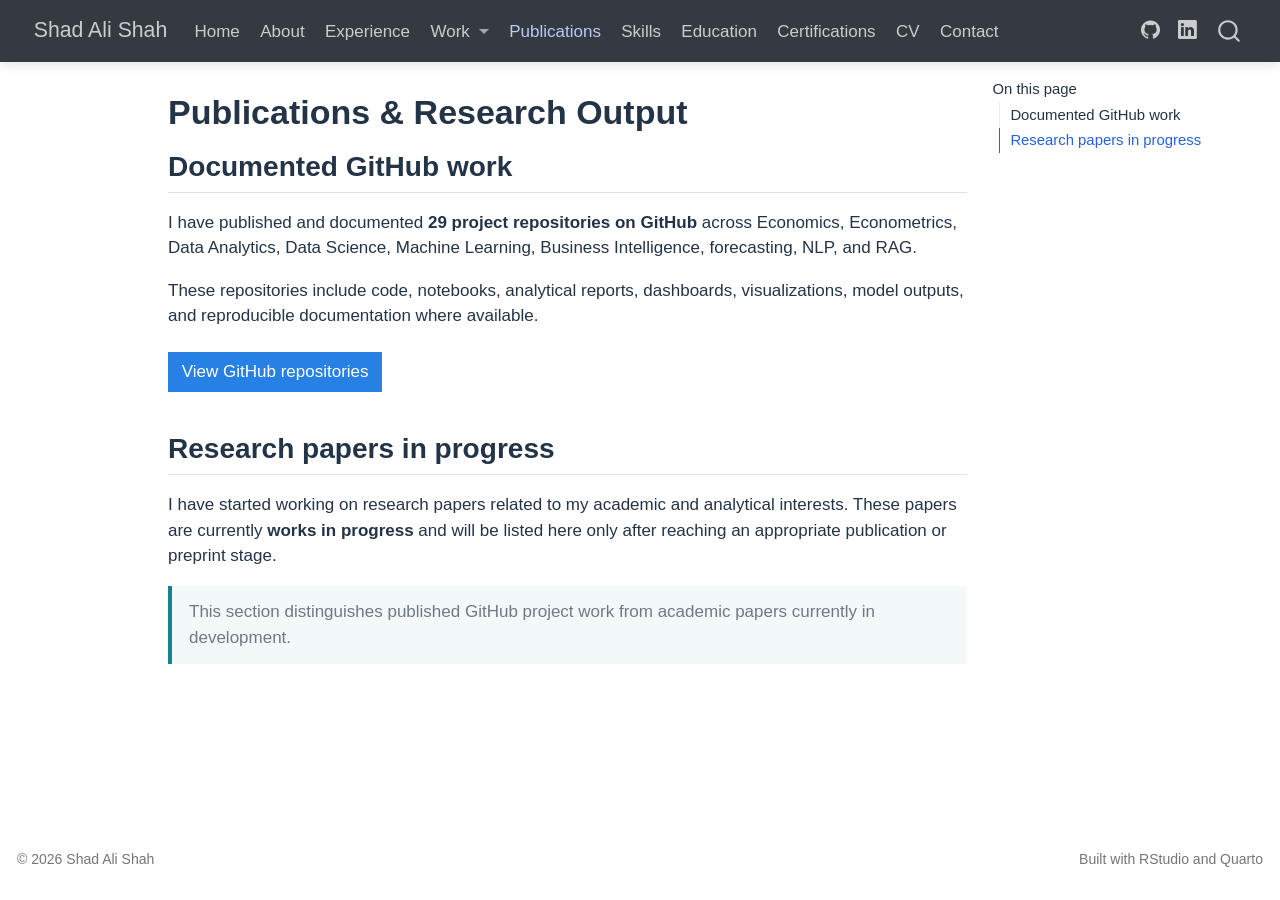
<file: docs/publications.html>
<!DOCTYPE html>
<html xmlns="http://www.w3.org/1999/xhtml" lang="en" xml:lang="en"><head>

<meta charset="utf-8">
<meta name="generator" content="quarto-1.8.24">

<meta name="viewport" content="width=device-width, initial-scale=1.0, user-scalable=yes">


<title>Publications &amp; Research Output – Shad Ali Shah</title>
<style>
code{white-space: pre-wrap;}
span.smallcaps{font-variant: small-caps;}
div.columns{display: flex; gap: min(4vw, 1.5em);}
div.column{flex: auto; overflow-x: auto;}
div.hanging-indent{margin-left: 1.5em; text-indent: -1.5em;}
ul.task-list{list-style: none;}
ul.task-list li input[type="checkbox"] {
  width: 0.8em;
  margin: 0 0.8em 0.2em -1em; /* quarto-specific, see https://github.com/quarto-dev/quarto-cli/issues/4556 */ 
  vertical-align: middle;
}
</style>


<script src="site_libs/quarto-nav/quarto-nav.js"></script>
<script src="site_libs/quarto-nav/headroom.min.js"></script>
<script src="site_libs/clipboard/clipboard.min.js"></script>
<script src="site_libs/quarto-search/autocomplete.umd.js"></script>
<script src="site_libs/quarto-search/fuse.min.js"></script>
<script src="site_libs/quarto-search/quarto-search.js"></script>
<meta name="quarto:offset" content="./">
<link href="./assets/img/favicon.png" rel="icon" type="image/png">
<script src="site_libs/quarto-html/quarto.js" type="module"></script>
<script src="site_libs/quarto-html/tabsets/tabsets.js" type="module"></script>
<script src="site_libs/quarto-html/axe/axe-check.js" type="module"></script>
<script src="site_libs/quarto-html/popper.min.js"></script>
<script src="site_libs/quarto-html/tippy.umd.min.js"></script>
<script src="site_libs/quarto-html/anchor.min.js"></script>
<link href="site_libs/quarto-html/tippy.css" rel="stylesheet">
<link href="site_libs/quarto-html/quarto-syntax-highlighting-dc55a5b9e770e841cd82e46aadbfb9b0.css" rel="stylesheet" id="quarto-text-highlighting-styles">
<script src="site_libs/bootstrap/bootstrap.min.js"></script>
<link href="site_libs/bootstrap/bootstrap-icons.css" rel="stylesheet">
<link href="site_libs/bootstrap/bootstrap-ad05cf3b0d969654a1dcd69f04a11bdd.min.css" rel="stylesheet" append-hash="true" id="quarto-bootstrap" data-mode="light">
<script id="quarto-search-options" type="application/json">{
  "location": "navbar",
  "copy-button": false,
  "collapse-after": 3,
  "panel-placement": "end",
  "type": "overlay",
  "limit": 50,
  "keyboard-shortcut": [
    "f",
    "/",
    "s"
  ],
  "show-item-context": false,
  "language": {
    "search-no-results-text": "No results",
    "search-matching-documents-text": "matching documents",
    "search-copy-link-title": "Copy link to search",
    "search-hide-matches-text": "Hide additional matches",
    "search-more-match-text": "more match in this document",
    "search-more-matches-text": "more matches in this document",
    "search-clear-button-title": "Clear",
    "search-text-placeholder": "",
    "search-detached-cancel-button-title": "Cancel",
    "search-submit-button-title": "Submit",
    "search-label": "Search"
  }
}</script>
<style>html{ scroll-behavior: smooth; }</style>


<link rel="stylesheet" href="assets/css/styles.css">
</head>

<body class="nav-fixed quarto-light">

<div id="quarto-search-results"></div>
  <header id="quarto-header" class="headroom fixed-top">
    <nav class="navbar navbar-expand-lg " data-bs-theme="dark">
      <div class="navbar-container container-fluid">
      <div class="navbar-brand-container mx-auto">
    <a href="./index.html" class="navbar-brand navbar-brand-logo">
    </a>
    <a class="navbar-brand" href="./index.html">
    <span class="navbar-title">Shad Ali Shah</span>
    </a>
  </div>
            <div id="quarto-search" class="" title="Search"></div>
          <button class="navbar-toggler" type="button" data-bs-toggle="collapse" data-bs-target="#navbarCollapse" aria-controls="navbarCollapse" role="menu" aria-expanded="false" aria-label="Toggle navigation" onclick="if (window.quartoToggleHeadroom) { window.quartoToggleHeadroom(); }">
  <span class="navbar-toggler-icon"></span>
</button>
          <div class="collapse navbar-collapse" id="navbarCollapse">
            <ul class="navbar-nav navbar-nav-scroll me-auto">
  <li class="nav-item">
    <a class="nav-link" href="./index.html"> 
<span class="menu-text">Home</span></a>
  </li>  
  <li class="nav-item">
    <a class="nav-link" href="./about.html"> 
<span class="menu-text">About</span></a>
  </li>  
  <li class="nav-item">
    <a class="nav-link" href="./experience.html"> 
<span class="menu-text">Experience</span></a>
  </li>  
  <li class="nav-item dropdown ">
    <a class="nav-link dropdown-toggle" href="#" id="nav-menu-work" role="link" data-bs-toggle="dropdown" aria-expanded="false">
 <span class="menu-text">Work</span>
    </a>
    <ul class="dropdown-menu" aria-labelledby="nav-menu-work">    
        <li>
    <a class="dropdown-item" href="./projects.html">
 <span class="dropdown-text">Projects</span></a>
  </li>  
        <li>
    <a class="dropdown-item" href="./economic-analysis.html">
 <span class="dropdown-text">Economic Analysis</span></a>
  </li>  
        <li>
    <a class="dropdown-item" href="./data-science.html">
 <span class="dropdown-text">Data Science &amp; ML</span></a>
  </li>  
    </ul>
  </li>
  <li class="nav-item">
    <a class="nav-link active" href="./publications.html" aria-current="page"> 
<span class="menu-text">Publications</span></a>
  </li>  
  <li class="nav-item">
    <a class="nav-link" href="./skills.html"> 
<span class="menu-text">Skills</span></a>
  </li>  
  <li class="nav-item">
    <a class="nav-link" href="./education.html"> 
<span class="menu-text">Education</span></a>
  </li>  
  <li class="nav-item">
    <a class="nav-link" href="./certifications.html"> 
<span class="menu-text">Certifications</span></a>
  </li>  
  <li class="nav-item">
    <a class="nav-link" href="./cv.html"> 
<span class="menu-text">CV</span></a>
  </li>  
  <li class="nav-item">
    <a class="nav-link" href="./contact.html"> 
<span class="menu-text">Contact</span></a>
  </li>  
</ul>
            <ul class="navbar-nav navbar-nav-scroll ms-auto">
  <li class="nav-item compact">
    <a class="nav-link" href="https://github.com/shadalishah"> <i class="bi bi-github" role="img" aria-label="GitHub">
</i> 
<span class="menu-text"></span></a>
  </li>  
  <li class="nav-item compact">
    <a class="nav-link" href="https://www.linkedin.com/in/shadalishah/"> <i class="bi bi-linkedin" role="img" aria-label="LinkedIn">
</i> 
<span class="menu-text"></span></a>
  </li>  
</ul>
          </div> <!-- /navcollapse -->
            <div class="quarto-navbar-tools">
</div>
      </div> <!-- /container-fluid -->
    </nav>
</header>
<!-- content -->
<div id="quarto-content" class="quarto-container page-columns page-rows-contents page-layout-article page-navbar">
<!-- sidebar -->
<!-- margin-sidebar -->
    <div id="quarto-margin-sidebar" class="sidebar margin-sidebar">
        <nav id="TOC" role="doc-toc" class="toc-active">
    <h2 id="toc-title">On this page</h2>
   
  <ul>
  <li><a href="#documented-github-work" id="toc-documented-github-work" class="nav-link active" data-scroll-target="#documented-github-work">Documented GitHub work</a></li>
  <li><a href="#research-papers-in-progress" id="toc-research-papers-in-progress" class="nav-link" data-scroll-target="#research-papers-in-progress">Research papers in progress</a></li>
  </ul>
</nav>
    </div>
<!-- main -->
<main class="content" id="quarto-document-content">

<header id="title-block-header" class="quarto-title-block default">
<div class="quarto-title">
<h1 class="title">Publications &amp; Research Output</h1>
</div>



<div class="quarto-title-meta">

    
  
    
  </div>
  


</header>


<section id="documented-github-work" class="level2">
<h2 class="anchored" data-anchor-id="documented-github-work">Documented GitHub work</h2>
<p>I have published and documented <strong>29 project repositories on GitHub</strong> across Economics, Econometrics, Data Analytics, Data Science, Machine Learning, Business Intelligence, forecasting, NLP, and RAG.</p>
<p>These repositories include code, notebooks, analytical reports, dashboards, visualizations, model outputs, and reproducible documentation where available.</p>
<p><a href="https://github.com/shadalishah" class="btn btn-primary">View GitHub repositories</a></p>
</section>
<section id="research-papers-in-progress" class="level2">
<h2 class="anchored" data-anchor-id="research-papers-in-progress">Research papers in progress</h2>
<p>I have started working on research papers related to my academic and analytical interests. These papers are currently <strong>works in progress</strong> and will be listed here only after reaching an appropriate publication or preprint stage.</p>
<blockquote class="blockquote">
<p>This section distinguishes published GitHub project work from academic papers currently in development.</p>
</blockquote>


</section>

</main> <!-- /main -->
<script id="quarto-html-after-body" type="application/javascript">
  window.document.addEventListener("DOMContentLoaded", function (event) {
    const icon = "";
    const anchorJS = new window.AnchorJS();
    anchorJS.options = {
      placement: 'right',
      icon: icon
    };
    anchorJS.add('.anchored');
    const isCodeAnnotation = (el) => {
      for (const clz of el.classList) {
        if (clz.startsWith('code-annotation-')) {                     
          return true;
        }
      }
      return false;
    }
    const onCopySuccess = function(e) {
      // button target
      const button = e.trigger;
      // don't keep focus
      button.blur();
      // flash "checked"
      button.classList.add('code-copy-button-checked');
      var currentTitle = button.getAttribute("title");
      button.setAttribute("title", "Copied!");
      let tooltip;
      if (window.bootstrap) {
        button.setAttribute("data-bs-toggle", "tooltip");
        button.setAttribute("data-bs-placement", "left");
        button.setAttribute("data-bs-title", "Copied!");
        tooltip = new bootstrap.Tooltip(button, 
          { trigger: "manual", 
            customClass: "code-copy-button-tooltip",
            offset: [0, -8]});
        tooltip.show();    
      }
      setTimeout(function() {
        if (tooltip) {
          tooltip.hide();
          button.removeAttribute("data-bs-title");
          button.removeAttribute("data-bs-toggle");
          button.removeAttribute("data-bs-placement");
        }
        button.setAttribute("title", currentTitle);
        button.classList.remove('code-copy-button-checked');
      }, 1000);
      // clear code selection
      e.clearSelection();
    }
    const getTextToCopy = function(trigger) {
      const outerScaffold = trigger.parentElement.cloneNode(true);
      const codeEl = outerScaffold.querySelector('code');
      for (const childEl of codeEl.children) {
        if (isCodeAnnotation(childEl)) {
          childEl.remove();
        }
      }
      return codeEl.innerText;
    }
    const clipboard = new window.ClipboardJS('.code-copy-button:not([data-in-quarto-modal])', {
      text: getTextToCopy
    });
    clipboard.on('success', onCopySuccess);
    if (window.document.getElementById('quarto-embedded-source-code-modal')) {
      const clipboardModal = new window.ClipboardJS('.code-copy-button[data-in-quarto-modal]', {
        text: getTextToCopy,
        container: window.document.getElementById('quarto-embedded-source-code-modal')
      });
      clipboardModal.on('success', onCopySuccess);
    }
      var localhostRegex = new RegExp(/^(?:http|https):\/\/localhost\:?[0-9]*\//);
      var mailtoRegex = new RegExp(/^mailto:/);
        var filterRegex = new RegExp("https:\/\/shadalishah\.com");
      var isInternal = (href) => {
          return filterRegex.test(href) || localhostRegex.test(href) || mailtoRegex.test(href);
      }
      // Inspect non-navigation links and adorn them if external
     var links = window.document.querySelectorAll('a[href]:not(.nav-link):not(.navbar-brand):not(.toc-action):not(.sidebar-link):not(.sidebar-item-toggle):not(.pagination-link):not(.no-external):not([aria-hidden]):not(.dropdown-item):not(.quarto-navigation-tool):not(.about-link)');
      for (var i=0; i<links.length; i++) {
        const link = links[i];
        if (!isInternal(link.href)) {
          // undo the damage that might have been done by quarto-nav.js in the case of
          // links that we want to consider external
          if (link.dataset.originalHref !== undefined) {
            link.href = link.dataset.originalHref;
          }
            // target, if specified
            link.setAttribute("target", "_blank");
            if (link.getAttribute("rel") === null) {
              link.setAttribute("rel", "noopener");
            }
        }
      }
    function tippyHover(el, contentFn, onTriggerFn, onUntriggerFn) {
      const config = {
        allowHTML: true,
        maxWidth: 500,
        delay: 100,
        arrow: false,
        appendTo: function(el) {
            return el.parentElement;
        },
        interactive: true,
        interactiveBorder: 10,
        theme: 'quarto',
        placement: 'bottom-start',
      };
      if (contentFn) {
        config.content = contentFn;
      }
      if (onTriggerFn) {
        config.onTrigger = onTriggerFn;
      }
      if (onUntriggerFn) {
        config.onUntrigger = onUntriggerFn;
      }
      window.tippy(el, config); 
    }
    const noterefs = window.document.querySelectorAll('a[role="doc-noteref"]');
    for (var i=0; i<noterefs.length; i++) {
      const ref = noterefs[i];
      tippyHover(ref, function() {
        // use id or data attribute instead here
        let href = ref.getAttribute('data-footnote-href') || ref.getAttribute('href');
        try { href = new URL(href).hash; } catch {}
        const id = href.replace(/^#\/?/, "");
        const note = window.document.getElementById(id);
        if (note) {
          return note.innerHTML;
        } else {
          return "";
        }
      });
    }
    const xrefs = window.document.querySelectorAll('a.quarto-xref');
    const processXRef = (id, note) => {
      // Strip column container classes
      const stripColumnClz = (el) => {
        el.classList.remove("page-full", "page-columns");
        if (el.children) {
          for (const child of el.children) {
            stripColumnClz(child);
          }
        }
      }
      stripColumnClz(note)
      if (id === null || id.startsWith('sec-')) {
        // Special case sections, only their first couple elements
        const container = document.createElement("div");
        if (note.children && note.children.length > 2) {
          container.appendChild(note.children[0].cloneNode(true));
          for (let i = 1; i < note.children.length; i++) {
            const child = note.children[i];
            if (child.tagName === "P" && child.innerText === "") {
              continue;
            } else {
              container.appendChild(child.cloneNode(true));
              break;
            }
          }
          if (window.Quarto?.typesetMath) {
            window.Quarto.typesetMath(container);
          }
          return container.innerHTML
        } else {
          if (window.Quarto?.typesetMath) {
            window.Quarto.typesetMath(note);
          }
          return note.innerHTML;
        }
      } else {
        // Remove any anchor links if they are present
        const anchorLink = note.querySelector('a.anchorjs-link');
        if (anchorLink) {
          anchorLink.remove();
        }
        if (window.Quarto?.typesetMath) {
          window.Quarto.typesetMath(note);
        }
        if (note.classList.contains("callout")) {
          return note.outerHTML;
        } else {
          return note.innerHTML;
        }
      }
    }
    for (var i=0; i<xrefs.length; i++) {
      const xref = xrefs[i];
      tippyHover(xref, undefined, function(instance) {
        instance.disable();
        let url = xref.getAttribute('href');
        let hash = undefined; 
        if (url.startsWith('#')) {
          hash = url;
        } else {
          try { hash = new URL(url).hash; } catch {}
        }
        if (hash) {
          const id = hash.replace(/^#\/?/, "");
          const note = window.document.getElementById(id);
          if (note !== null) {
            try {
              const html = processXRef(id, note.cloneNode(true));
              instance.setContent(html);
            } finally {
              instance.enable();
              instance.show();
            }
          } else {
            // See if we can fetch this
            fetch(url.split('#')[0])
            .then(res => res.text())
            .then(html => {
              const parser = new DOMParser();
              const htmlDoc = parser.parseFromString(html, "text/html");
              const note = htmlDoc.getElementById(id);
              if (note !== null) {
                const html = processXRef(id, note);
                instance.setContent(html);
              } 
            }).finally(() => {
              instance.enable();
              instance.show();
            });
          }
        } else {
          // See if we can fetch a full url (with no hash to target)
          // This is a special case and we should probably do some content thinning / targeting
          fetch(url)
          .then(res => res.text())
          .then(html => {
            const parser = new DOMParser();
            const htmlDoc = parser.parseFromString(html, "text/html");
            const note = htmlDoc.querySelector('main.content');
            if (note !== null) {
              // This should only happen for chapter cross references
              // (since there is no id in the URL)
              // remove the first header
              if (note.children.length > 0 && note.children[0].tagName === "HEADER") {
                note.children[0].remove();
              }
              const html = processXRef(null, note);
              instance.setContent(html);
            } 
          }).finally(() => {
            instance.enable();
            instance.show();
          });
        }
      }, function(instance) {
      });
    }
        let selectedAnnoteEl;
        const selectorForAnnotation = ( cell, annotation) => {
          let cellAttr = 'data-code-cell="' + cell + '"';
          let lineAttr = 'data-code-annotation="' +  annotation + '"';
          const selector = 'span[' + cellAttr + '][' + lineAttr + ']';
          return selector;
        }
        const selectCodeLines = (annoteEl) => {
          const doc = window.document;
          const targetCell = annoteEl.getAttribute("data-target-cell");
          const targetAnnotation = annoteEl.getAttribute("data-target-annotation");
          const annoteSpan = window.document.querySelector(selectorForAnnotation(targetCell, targetAnnotation));
          const lines = annoteSpan.getAttribute("data-code-lines").split(",");
          const lineIds = lines.map((line) => {
            return targetCell + "-" + line;
          })
          let top = null;
          let height = null;
          let parent = null;
          if (lineIds.length > 0) {
              //compute the position of the single el (top and bottom and make a div)
              const el = window.document.getElementById(lineIds[0]);
              top = el.offsetTop;
              height = el.offsetHeight;
              parent = el.parentElement.parentElement;
            if (lineIds.length > 1) {
              const lastEl = window.document.getElementById(lineIds[lineIds.length - 1]);
              const bottom = lastEl.offsetTop + lastEl.offsetHeight;
              height = bottom - top;
            }
            if (top !== null && height !== null && parent !== null) {
              // cook up a div (if necessary) and position it 
              let div = window.document.getElementById("code-annotation-line-highlight");
              if (div === null) {
                div = window.document.createElement("div");
                div.setAttribute("id", "code-annotation-line-highlight");
                div.style.position = 'absolute';
                parent.appendChild(div);
              }
              div.style.top = top - 2 + "px";
              div.style.height = height + 4 + "px";
              div.style.left = 0;
              let gutterDiv = window.document.getElementById("code-annotation-line-highlight-gutter");
              if (gutterDiv === null) {
                gutterDiv = window.document.createElement("div");
                gutterDiv.setAttribute("id", "code-annotation-line-highlight-gutter");
                gutterDiv.style.position = 'absolute';
                const codeCell = window.document.getElementById(targetCell);
                const gutter = codeCell.querySelector('.code-annotation-gutter');
                gutter.appendChild(gutterDiv);
              }
              gutterDiv.style.top = top - 2 + "px";
              gutterDiv.style.height = height + 4 + "px";
            }
            selectedAnnoteEl = annoteEl;
          }
        };
        const unselectCodeLines = () => {
          const elementsIds = ["code-annotation-line-highlight", "code-annotation-line-highlight-gutter"];
          elementsIds.forEach((elId) => {
            const div = window.document.getElementById(elId);
            if (div) {
              div.remove();
            }
          });
          selectedAnnoteEl = undefined;
        };
          // Handle positioning of the toggle
      window.addEventListener(
        "resize",
        throttle(() => {
          elRect = undefined;
          if (selectedAnnoteEl) {
            selectCodeLines(selectedAnnoteEl);
          }
        }, 10)
      );
      function throttle(fn, ms) {
      let throttle = false;
      let timer;
        return (...args) => {
          if(!throttle) { // first call gets through
              fn.apply(this, args);
              throttle = true;
          } else { // all the others get throttled
              if(timer) clearTimeout(timer); // cancel #2
              timer = setTimeout(() => {
                fn.apply(this, args);
                timer = throttle = false;
              }, ms);
          }
        };
      }
        // Attach click handler to the DT
        const annoteDls = window.document.querySelectorAll('dt[data-target-cell]');
        for (const annoteDlNode of annoteDls) {
          annoteDlNode.addEventListener('click', (event) => {
            const clickedEl = event.target;
            if (clickedEl !== selectedAnnoteEl) {
              unselectCodeLines();
              const activeEl = window.document.querySelector('dt[data-target-cell].code-annotation-active');
              if (activeEl) {
                activeEl.classList.remove('code-annotation-active');
              }
              selectCodeLines(clickedEl);
              clickedEl.classList.add('code-annotation-active');
            } else {
              // Unselect the line
              unselectCodeLines();
              clickedEl.classList.remove('code-annotation-active');
            }
          });
        }
    const findCites = (el) => {
      const parentEl = el.parentElement;
      if (parentEl) {
        const cites = parentEl.dataset.cites;
        if (cites) {
          return {
            el,
            cites: cites.split(' ')
          };
        } else {
          return findCites(el.parentElement)
        }
      } else {
        return undefined;
      }
    };
    var bibliorefs = window.document.querySelectorAll('a[role="doc-biblioref"]');
    for (var i=0; i<bibliorefs.length; i++) {
      const ref = bibliorefs[i];
      const citeInfo = findCites(ref);
      if (citeInfo) {
        tippyHover(citeInfo.el, function() {
          var popup = window.document.createElement('div');
          citeInfo.cites.forEach(function(cite) {
            var citeDiv = window.document.createElement('div');
            citeDiv.classList.add('hanging-indent');
            citeDiv.classList.add('csl-entry');
            var biblioDiv = window.document.getElementById('ref-' + cite);
            if (biblioDiv) {
              citeDiv.innerHTML = biblioDiv.innerHTML;
            }
            popup.appendChild(citeDiv);
          });
          return popup.innerHTML;
        });
      }
    }
  });
  </script>
</div> <!-- /content -->
<footer class="footer">
  <div class="nav-footer">
    <div class="nav-footer-left">
<p>© 2026 Shad Ali Shah</p>
</div>   
    <div class="nav-footer-center">
      &nbsp;
    </div>
    <div class="nav-footer-right">
<p>Built with RStudio and Quarto</p>
</div>
  </div>
</footer>




<script src="site_libs/quarto-html/zenscroll-min.js"></script>
</body></html>
</file>
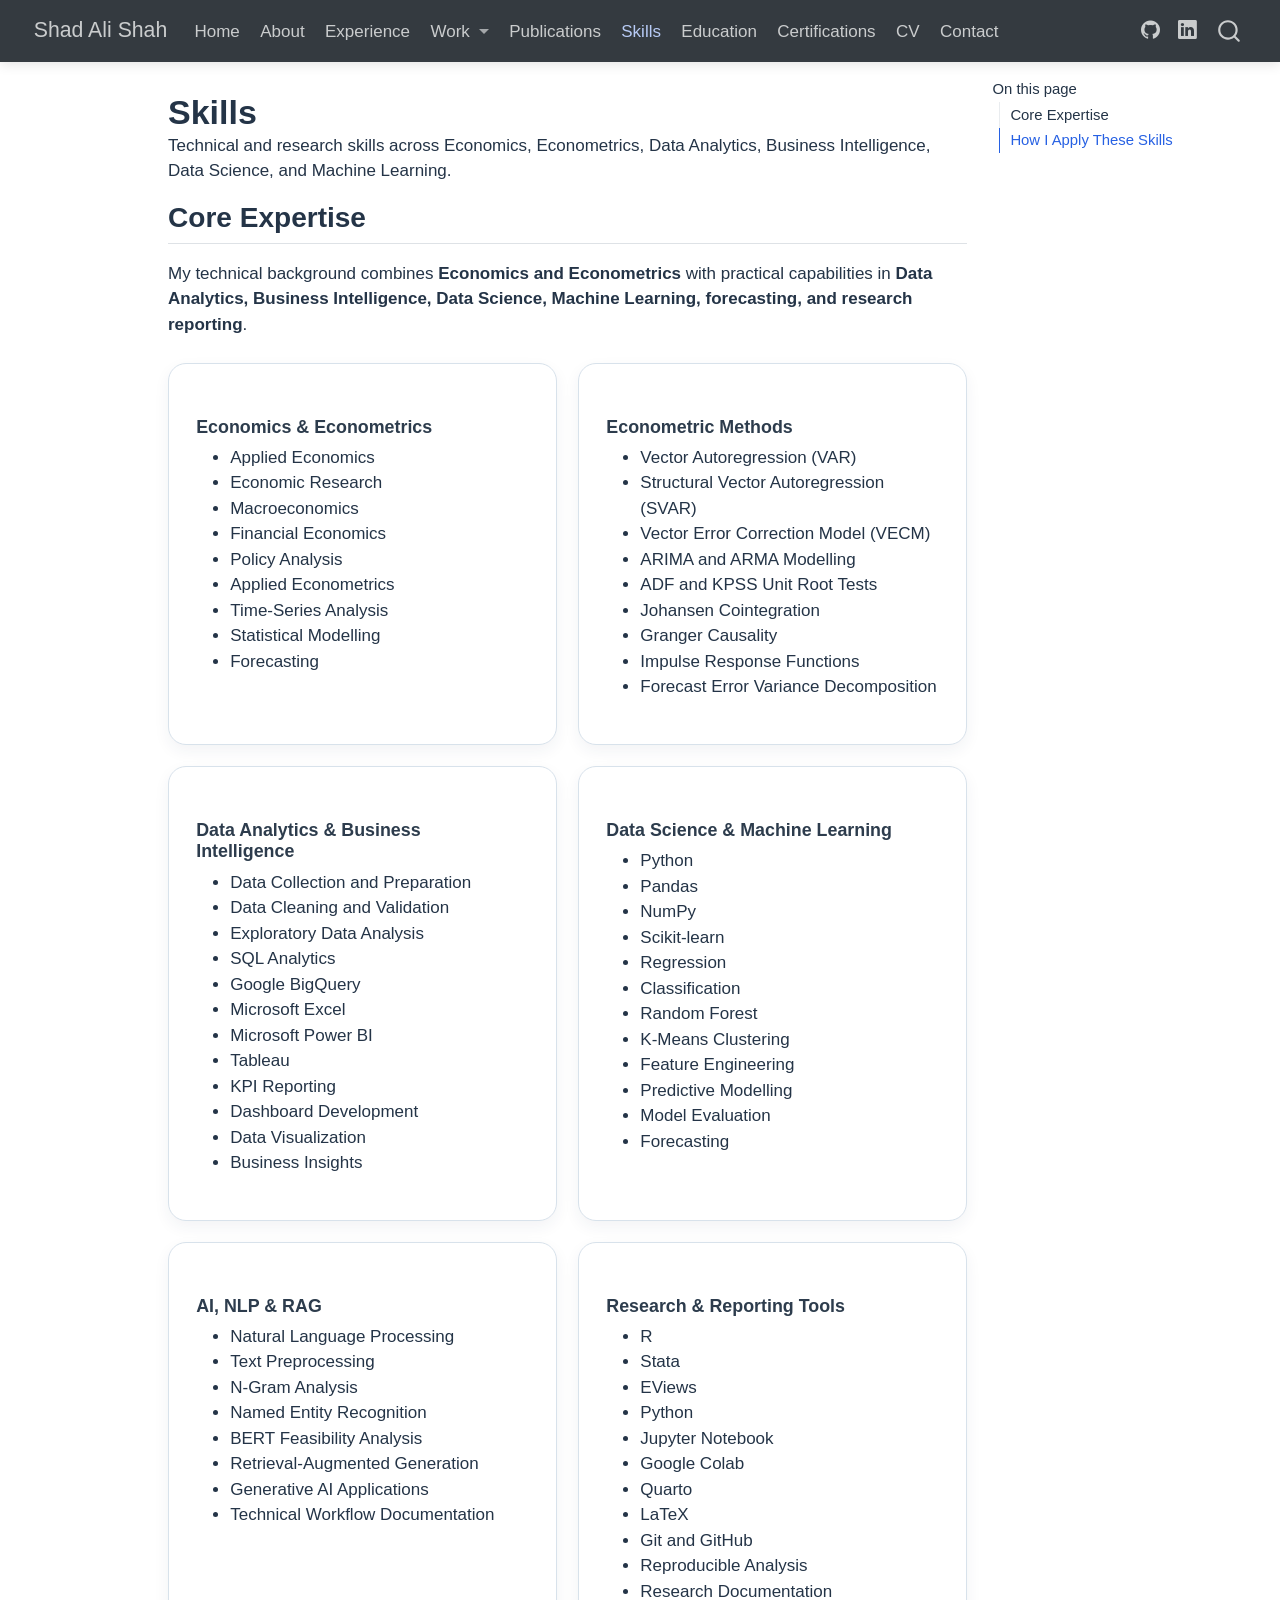
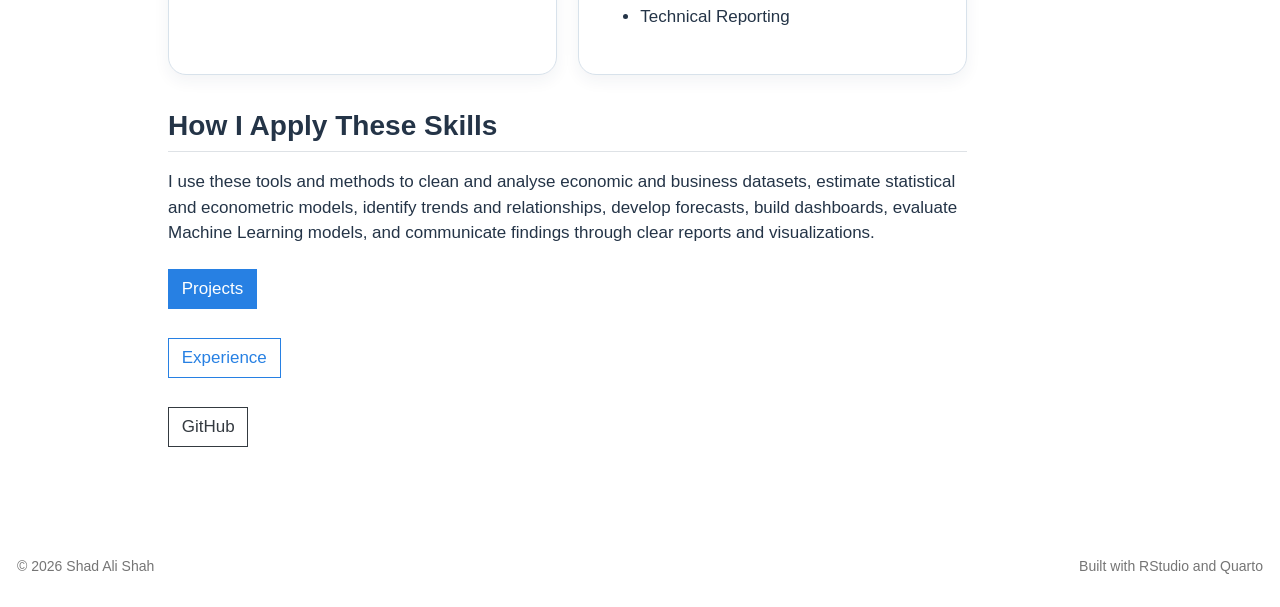
<file: docs/skills.html>
<!DOCTYPE html>
<html xmlns="http://www.w3.org/1999/xhtml" lang="en" xml:lang="en"><head>

<meta charset="utf-8">
<meta name="generator" content="quarto-1.8.24">

<meta name="viewport" content="width=device-width, initial-scale=1.0, user-scalable=yes">

<meta name="description" content="Technical and research skills across Economics, Econometrics, Data Analytics, Business Intelligence, Data Science, and Machine Learning.">

<title>Skills – Shad Ali Shah</title>
<style>
code{white-space: pre-wrap;}
span.smallcaps{font-variant: small-caps;}
div.columns{display: flex; gap: min(4vw, 1.5em);}
div.column{flex: auto; overflow-x: auto;}
div.hanging-indent{margin-left: 1.5em; text-indent: -1.5em;}
ul.task-list{list-style: none;}
ul.task-list li input[type="checkbox"] {
  width: 0.8em;
  margin: 0 0.8em 0.2em -1em; /* quarto-specific, see https://github.com/quarto-dev/quarto-cli/issues/4556 */ 
  vertical-align: middle;
}
</style>


<script src="site_libs/quarto-nav/quarto-nav.js"></script>
<script src="site_libs/quarto-nav/headroom.min.js"></script>
<script src="site_libs/clipboard/clipboard.min.js"></script>
<script src="site_libs/quarto-search/autocomplete.umd.js"></script>
<script src="site_libs/quarto-search/fuse.min.js"></script>
<script src="site_libs/quarto-search/quarto-search.js"></script>
<meta name="quarto:offset" content="./">
<link href="./assets/img/favicon.png" rel="icon" type="image/png">
<script src="site_libs/quarto-html/quarto.js" type="module"></script>
<script src="site_libs/quarto-html/tabsets/tabsets.js" type="module"></script>
<script src="site_libs/quarto-html/axe/axe-check.js" type="module"></script>
<script src="site_libs/quarto-html/popper.min.js"></script>
<script src="site_libs/quarto-html/tippy.umd.min.js"></script>
<script src="site_libs/quarto-html/anchor.min.js"></script>
<link href="site_libs/quarto-html/tippy.css" rel="stylesheet">
<link href="site_libs/quarto-html/quarto-syntax-highlighting-dc55a5b9e770e841cd82e46aadbfb9b0.css" rel="stylesheet" id="quarto-text-highlighting-styles">
<script src="site_libs/bootstrap/bootstrap.min.js"></script>
<link href="site_libs/bootstrap/bootstrap-icons.css" rel="stylesheet">
<link href="site_libs/bootstrap/bootstrap-ad05cf3b0d969654a1dcd69f04a11bdd.min.css" rel="stylesheet" append-hash="true" id="quarto-bootstrap" data-mode="light">
<script id="quarto-search-options" type="application/json">{
  "location": "navbar",
  "copy-button": false,
  "collapse-after": 3,
  "panel-placement": "end",
  "type": "overlay",
  "limit": 50,
  "keyboard-shortcut": [
    "f",
    "/",
    "s"
  ],
  "show-item-context": false,
  "language": {
    "search-no-results-text": "No results",
    "search-matching-documents-text": "matching documents",
    "search-copy-link-title": "Copy link to search",
    "search-hide-matches-text": "Hide additional matches",
    "search-more-match-text": "more match in this document",
    "search-more-matches-text": "more matches in this document",
    "search-clear-button-title": "Clear",
    "search-text-placeholder": "",
    "search-detached-cancel-button-title": "Cancel",
    "search-submit-button-title": "Submit",
    "search-label": "Search"
  }
}</script>
<style>html{ scroll-behavior: smooth; }</style>


<link rel="stylesheet" href="assets/css/styles.css">
</head>

<body class="nav-fixed quarto-light">

<div id="quarto-search-results"></div>
  <header id="quarto-header" class="headroom fixed-top">
    <nav class="navbar navbar-expand-lg " data-bs-theme="dark">
      <div class="navbar-container container-fluid">
      <div class="navbar-brand-container mx-auto">
    <a href="./index.html" class="navbar-brand navbar-brand-logo">
    </a>
    <a class="navbar-brand" href="./index.html">
    <span class="navbar-title">Shad Ali Shah</span>
    </a>
  </div>
            <div id="quarto-search" class="" title="Search"></div>
          <button class="navbar-toggler" type="button" data-bs-toggle="collapse" data-bs-target="#navbarCollapse" aria-controls="navbarCollapse" role="menu" aria-expanded="false" aria-label="Toggle navigation" onclick="if (window.quartoToggleHeadroom) { window.quartoToggleHeadroom(); }">
  <span class="navbar-toggler-icon"></span>
</button>
          <div class="collapse navbar-collapse" id="navbarCollapse">
            <ul class="navbar-nav navbar-nav-scroll me-auto">
  <li class="nav-item">
    <a class="nav-link" href="./index.html"> 
<span class="menu-text">Home</span></a>
  </li>  
  <li class="nav-item">
    <a class="nav-link" href="./about.html"> 
<span class="menu-text">About</span></a>
  </li>  
  <li class="nav-item">
    <a class="nav-link" href="./experience.html"> 
<span class="menu-text">Experience</span></a>
  </li>  
  <li class="nav-item dropdown ">
    <a class="nav-link dropdown-toggle" href="#" id="nav-menu-work" role="link" data-bs-toggle="dropdown" aria-expanded="false">
 <span class="menu-text">Work</span>
    </a>
    <ul class="dropdown-menu" aria-labelledby="nav-menu-work">    
        <li>
    <a class="dropdown-item" href="./projects.html">
 <span class="dropdown-text">Projects</span></a>
  </li>  
        <li>
    <a class="dropdown-item" href="./economic-analysis.html">
 <span class="dropdown-text">Economic Analysis</span></a>
  </li>  
        <li>
    <a class="dropdown-item" href="./data-science.html">
 <span class="dropdown-text">Data Science &amp; ML</span></a>
  </li>  
    </ul>
  </li>
  <li class="nav-item">
    <a class="nav-link" href="./publications.html"> 
<span class="menu-text">Publications</span></a>
  </li>  
  <li class="nav-item">
    <a class="nav-link active" href="./skills.html" aria-current="page"> 
<span class="menu-text">Skills</span></a>
  </li>  
  <li class="nav-item">
    <a class="nav-link" href="./education.html"> 
<span class="menu-text">Education</span></a>
  </li>  
  <li class="nav-item">
    <a class="nav-link" href="./certifications.html"> 
<span class="menu-text">Certifications</span></a>
  </li>  
  <li class="nav-item">
    <a class="nav-link" href="./cv.html"> 
<span class="menu-text">CV</span></a>
  </li>  
  <li class="nav-item">
    <a class="nav-link" href="./contact.html"> 
<span class="menu-text">Contact</span></a>
  </li>  
</ul>
            <ul class="navbar-nav navbar-nav-scroll ms-auto">
  <li class="nav-item compact">
    <a class="nav-link" href="https://github.com/shadalishah"> <i class="bi bi-github" role="img" aria-label="GitHub">
</i> 
<span class="menu-text"></span></a>
  </li>  
  <li class="nav-item compact">
    <a class="nav-link" href="https://www.linkedin.com/in/shadalishah/"> <i class="bi bi-linkedin" role="img" aria-label="LinkedIn">
</i> 
<span class="menu-text"></span></a>
  </li>  
</ul>
          </div> <!-- /navcollapse -->
            <div class="quarto-navbar-tools">
</div>
      </div> <!-- /container-fluid -->
    </nav>
</header>
<!-- content -->
<div id="quarto-content" class="quarto-container page-columns page-rows-contents page-layout-article page-navbar">
<!-- sidebar -->
<!-- margin-sidebar -->
    <div id="quarto-margin-sidebar" class="sidebar margin-sidebar">
        <nav id="TOC" role="doc-toc" class="toc-active">
    <h2 id="toc-title">On this page</h2>
   
  <ul>
  <li><a href="#core-expertise" id="toc-core-expertise" class="nav-link active" data-scroll-target="#core-expertise">Core Expertise</a></li>
  <li><a href="#how-i-apply-these-skills" id="toc-how-i-apply-these-skills" class="nav-link" data-scroll-target="#how-i-apply-these-skills">How I Apply These Skills</a></li>
  </ul>
</nav>
    </div>
<!-- main -->
<main class="content" id="quarto-document-content">

<header id="title-block-header" class="quarto-title-block default">
<div class="quarto-title">
<h1 class="title">Skills</h1>
</div>

<div>
  <div class="description">
    Technical and research skills across Economics, Econometrics, Data Analytics, Business Intelligence, Data Science, and Machine Learning.
  </div>
</div>


<div class="quarto-title-meta">

    
  
    
  </div>
  


</header>


<section id="core-expertise" class="level2">
<h2 class="anchored" data-anchor-id="core-expertise">Core Expertise</h2>
<p>My technical background combines <strong>Economics and Econometrics</strong> with practical capabilities in <strong>Data Analytics, Business Intelligence, Data Science, Machine Learning, forecasting, and research reporting</strong>.</p>
<div class="focus-grid">
<section id="economics-econometrics" class="level3 focus-card">
<h3 class="anchored" data-anchor-id="economics-econometrics">Economics &amp; Econometrics</h3>
<ul>
<li>Applied Economics</li>
<li>Economic Research</li>
<li>Macroeconomics</li>
<li>Financial Economics</li>
<li>Policy Analysis</li>
<li>Applied Econometrics</li>
<li>Time-Series Analysis</li>
<li>Statistical Modelling</li>
<li>Forecasting</li>
</ul>
</section>
<section id="econometric-methods" class="level3 focus-card">
<h3 class="anchored" data-anchor-id="econometric-methods">Econometric Methods</h3>
<ul>
<li>Vector Autoregression (VAR)</li>
<li>Structural Vector Autoregression (SVAR)</li>
<li>Vector Error Correction Model (VECM)</li>
<li>ARIMA and ARMA Modelling</li>
<li>ADF and KPSS Unit Root Tests</li>
<li>Johansen Cointegration</li>
<li>Granger Causality</li>
<li>Impulse Response Functions</li>
<li>Forecast Error Variance Decomposition</li>
</ul>
</section>
<section id="data-analytics-business-intelligence" class="level3 focus-card">
<h3 class="anchored" data-anchor-id="data-analytics-business-intelligence">Data Analytics &amp; Business Intelligence</h3>
<ul>
<li>Data Collection and Preparation</li>
<li>Data Cleaning and Validation</li>
<li>Exploratory Data Analysis</li>
<li>SQL Analytics</li>
<li>Google BigQuery</li>
<li>Microsoft Excel</li>
<li>Microsoft Power BI</li>
<li>Tableau</li>
<li>KPI Reporting</li>
<li>Dashboard Development</li>
<li>Data Visualization</li>
<li>Business Insights</li>
</ul>
</section>
<section id="data-science-machine-learning" class="level3 focus-card">
<h3 class="anchored" data-anchor-id="data-science-machine-learning">Data Science &amp; Machine Learning</h3>
<ul>
<li>Python</li>
<li>Pandas</li>
<li>NumPy</li>
<li>Scikit-learn</li>
<li>Regression</li>
<li>Classification</li>
<li>Random Forest</li>
<li>K-Means Clustering</li>
<li>Feature Engineering</li>
<li>Predictive Modelling</li>
<li>Model Evaluation</li>
<li>Forecasting</li>
</ul>
</section>
<section id="ai-nlp-rag" class="level3 focus-card">
<h3 class="anchored" data-anchor-id="ai-nlp-rag">AI, NLP &amp; RAG</h3>
<ul>
<li>Natural Language Processing</li>
<li>Text Preprocessing</li>
<li>N-Gram Analysis</li>
<li>Named Entity Recognition</li>
<li>BERT Feasibility Analysis</li>
<li>Retrieval-Augmented Generation</li>
<li>Generative AI Applications</li>
<li>Technical Workflow Documentation</li>
</ul>
</section>
<section id="research-reporting-tools" class="level3 focus-card">
<h3 class="anchored" data-anchor-id="research-reporting-tools">Research &amp; Reporting Tools</h3>
<ul>
<li>R</li>
<li>Stata</li>
<li>EViews</li>
<li>Python</li>
<li>Jupyter Notebook</li>
<li>Google Colab</li>
<li>Quarto</li>
<li>LaTeX</li>
<li>Git and GitHub</li>
<li>Reproducible Analysis</li>
<li>Research Documentation</li>
<li>Technical Reporting</li>
</ul>
</section>
</div>
</section>
<section id="how-i-apply-these-skills" class="level2">
<h2 class="anchored" data-anchor-id="how-i-apply-these-skills">How I Apply These Skills</h2>
<p>I use these tools and methods to clean and analyse economic and business datasets, estimate statistical and econometric models, identify trends and relationships, develop forecasts, build dashboards, evaluate Machine Learning models, and communicate findings through clear reports and visualizations.</p>
<p><a href="./projects.html" class="btn btn-primary">Projects</a></p>
<p><a href="./experience.html" class="btn btn-outline-primary">Experience</a></p>
<p><a href="https://github.com/shadalishah" class="btn btn-outline-secondary" target="_blank">GitHub</a></p>


</section>

</main> <!-- /main -->
<script id="quarto-html-after-body" type="application/javascript">
  window.document.addEventListener("DOMContentLoaded", function (event) {
    const icon = "";
    const anchorJS = new window.AnchorJS();
    anchorJS.options = {
      placement: 'right',
      icon: icon
    };
    anchorJS.add('.anchored');
    const isCodeAnnotation = (el) => {
      for (const clz of el.classList) {
        if (clz.startsWith('code-annotation-')) {                     
          return true;
        }
      }
      return false;
    }
    const onCopySuccess = function(e) {
      // button target
      const button = e.trigger;
      // don't keep focus
      button.blur();
      // flash "checked"
      button.classList.add('code-copy-button-checked');
      var currentTitle = button.getAttribute("title");
      button.setAttribute("title", "Copied!");
      let tooltip;
      if (window.bootstrap) {
        button.setAttribute("data-bs-toggle", "tooltip");
        button.setAttribute("data-bs-placement", "left");
        button.setAttribute("data-bs-title", "Copied!");
        tooltip = new bootstrap.Tooltip(button, 
          { trigger: "manual", 
            customClass: "code-copy-button-tooltip",
            offset: [0, -8]});
        tooltip.show();    
      }
      setTimeout(function() {
        if (tooltip) {
          tooltip.hide();
          button.removeAttribute("data-bs-title");
          button.removeAttribute("data-bs-toggle");
          button.removeAttribute("data-bs-placement");
        }
        button.setAttribute("title", currentTitle);
        button.classList.remove('code-copy-button-checked');
      }, 1000);
      // clear code selection
      e.clearSelection();
    }
    const getTextToCopy = function(trigger) {
      const outerScaffold = trigger.parentElement.cloneNode(true);
      const codeEl = outerScaffold.querySelector('code');
      for (const childEl of codeEl.children) {
        if (isCodeAnnotation(childEl)) {
          childEl.remove();
        }
      }
      return codeEl.innerText;
    }
    const clipboard = new window.ClipboardJS('.code-copy-button:not([data-in-quarto-modal])', {
      text: getTextToCopy
    });
    clipboard.on('success', onCopySuccess);
    if (window.document.getElementById('quarto-embedded-source-code-modal')) {
      const clipboardModal = new window.ClipboardJS('.code-copy-button[data-in-quarto-modal]', {
        text: getTextToCopy,
        container: window.document.getElementById('quarto-embedded-source-code-modal')
      });
      clipboardModal.on('success', onCopySuccess);
    }
      var localhostRegex = new RegExp(/^(?:http|https):\/\/localhost\:?[0-9]*\//);
      var mailtoRegex = new RegExp(/^mailto:/);
        var filterRegex = new RegExp("https:\/\/shadalishah\.com");
      var isInternal = (href) => {
          return filterRegex.test(href) || localhostRegex.test(href) || mailtoRegex.test(href);
      }
      // Inspect non-navigation links and adorn them if external
     var links = window.document.querySelectorAll('a[href]:not(.nav-link):not(.navbar-brand):not(.toc-action):not(.sidebar-link):not(.sidebar-item-toggle):not(.pagination-link):not(.no-external):not([aria-hidden]):not(.dropdown-item):not(.quarto-navigation-tool):not(.about-link)');
      for (var i=0; i<links.length; i++) {
        const link = links[i];
        if (!isInternal(link.href)) {
          // undo the damage that might have been done by quarto-nav.js in the case of
          // links that we want to consider external
          if (link.dataset.originalHref !== undefined) {
            link.href = link.dataset.originalHref;
          }
            // target, if specified
            link.setAttribute("target", "_blank");
            if (link.getAttribute("rel") === null) {
              link.setAttribute("rel", "noopener");
            }
        }
      }
    function tippyHover(el, contentFn, onTriggerFn, onUntriggerFn) {
      const config = {
        allowHTML: true,
        maxWidth: 500,
        delay: 100,
        arrow: false,
        appendTo: function(el) {
            return el.parentElement;
        },
        interactive: true,
        interactiveBorder: 10,
        theme: 'quarto',
        placement: 'bottom-start',
      };
      if (contentFn) {
        config.content = contentFn;
      }
      if (onTriggerFn) {
        config.onTrigger = onTriggerFn;
      }
      if (onUntriggerFn) {
        config.onUntrigger = onUntriggerFn;
      }
      window.tippy(el, config); 
    }
    const noterefs = window.document.querySelectorAll('a[role="doc-noteref"]');
    for (var i=0; i<noterefs.length; i++) {
      const ref = noterefs[i];
      tippyHover(ref, function() {
        // use id or data attribute instead here
        let href = ref.getAttribute('data-footnote-href') || ref.getAttribute('href');
        try { href = new URL(href).hash; } catch {}
        const id = href.replace(/^#\/?/, "");
        const note = window.document.getElementById(id);
        if (note) {
          return note.innerHTML;
        } else {
          return "";
        }
      });
    }
    const xrefs = window.document.querySelectorAll('a.quarto-xref');
    const processXRef = (id, note) => {
      // Strip column container classes
      const stripColumnClz = (el) => {
        el.classList.remove("page-full", "page-columns");
        if (el.children) {
          for (const child of el.children) {
            stripColumnClz(child);
          }
        }
      }
      stripColumnClz(note)
      if (id === null || id.startsWith('sec-')) {
        // Special case sections, only their first couple elements
        const container = document.createElement("div");
        if (note.children && note.children.length > 2) {
          container.appendChild(note.children[0].cloneNode(true));
          for (let i = 1; i < note.children.length; i++) {
            const child = note.children[i];
            if (child.tagName === "P" && child.innerText === "") {
              continue;
            } else {
              container.appendChild(child.cloneNode(true));
              break;
            }
          }
          if (window.Quarto?.typesetMath) {
            window.Quarto.typesetMath(container);
          }
          return container.innerHTML
        } else {
          if (window.Quarto?.typesetMath) {
            window.Quarto.typesetMath(note);
          }
          return note.innerHTML;
        }
      } else {
        // Remove any anchor links if they are present
        const anchorLink = note.querySelector('a.anchorjs-link');
        if (anchorLink) {
          anchorLink.remove();
        }
        if (window.Quarto?.typesetMath) {
          window.Quarto.typesetMath(note);
        }
        if (note.classList.contains("callout")) {
          return note.outerHTML;
        } else {
          return note.innerHTML;
        }
      }
    }
    for (var i=0; i<xrefs.length; i++) {
      const xref = xrefs[i];
      tippyHover(xref, undefined, function(instance) {
        instance.disable();
        let url = xref.getAttribute('href');
        let hash = undefined; 
        if (url.startsWith('#')) {
          hash = url;
        } else {
          try { hash = new URL(url).hash; } catch {}
        }
        if (hash) {
          const id = hash.replace(/^#\/?/, "");
          const note = window.document.getElementById(id);
          if (note !== null) {
            try {
              const html = processXRef(id, note.cloneNode(true));
              instance.setContent(html);
            } finally {
              instance.enable();
              instance.show();
            }
          } else {
            // See if we can fetch this
            fetch(url.split('#')[0])
            .then(res => res.text())
            .then(html => {
              const parser = new DOMParser();
              const htmlDoc = parser.parseFromString(html, "text/html");
              const note = htmlDoc.getElementById(id);
              if (note !== null) {
                const html = processXRef(id, note);
                instance.setContent(html);
              } 
            }).finally(() => {
              instance.enable();
              instance.show();
            });
          }
        } else {
          // See if we can fetch a full url (with no hash to target)
          // This is a special case and we should probably do some content thinning / targeting
          fetch(url)
          .then(res => res.text())
          .then(html => {
            const parser = new DOMParser();
            const htmlDoc = parser.parseFromString(html, "text/html");
            const note = htmlDoc.querySelector('main.content');
            if (note !== null) {
              // This should only happen for chapter cross references
              // (since there is no id in the URL)
              // remove the first header
              if (note.children.length > 0 && note.children[0].tagName === "HEADER") {
                note.children[0].remove();
              }
              const html = processXRef(null, note);
              instance.setContent(html);
            } 
          }).finally(() => {
            instance.enable();
            instance.show();
          });
        }
      }, function(instance) {
      });
    }
        let selectedAnnoteEl;
        const selectorForAnnotation = ( cell, annotation) => {
          let cellAttr = 'data-code-cell="' + cell + '"';
          let lineAttr = 'data-code-annotation="' +  annotation + '"';
          const selector = 'span[' + cellAttr + '][' + lineAttr + ']';
          return selector;
        }
        const selectCodeLines = (annoteEl) => {
          const doc = window.document;
          const targetCell = annoteEl.getAttribute("data-target-cell");
          const targetAnnotation = annoteEl.getAttribute("data-target-annotation");
          const annoteSpan = window.document.querySelector(selectorForAnnotation(targetCell, targetAnnotation));
          const lines = annoteSpan.getAttribute("data-code-lines").split(",");
          const lineIds = lines.map((line) => {
            return targetCell + "-" + line;
          })
          let top = null;
          let height = null;
          let parent = null;
          if (lineIds.length > 0) {
              //compute the position of the single el (top and bottom and make a div)
              const el = window.document.getElementById(lineIds[0]);
              top = el.offsetTop;
              height = el.offsetHeight;
              parent = el.parentElement.parentElement;
            if (lineIds.length > 1) {
              const lastEl = window.document.getElementById(lineIds[lineIds.length - 1]);
              const bottom = lastEl.offsetTop + lastEl.offsetHeight;
              height = bottom - top;
            }
            if (top !== null && height !== null && parent !== null) {
              // cook up a div (if necessary) and position it 
              let div = window.document.getElementById("code-annotation-line-highlight");
              if (div === null) {
                div = window.document.createElement("div");
                div.setAttribute("id", "code-annotation-line-highlight");
                div.style.position = 'absolute';
                parent.appendChild(div);
              }
              div.style.top = top - 2 + "px";
              div.style.height = height + 4 + "px";
              div.style.left = 0;
              let gutterDiv = window.document.getElementById("code-annotation-line-highlight-gutter");
              if (gutterDiv === null) {
                gutterDiv = window.document.createElement("div");
                gutterDiv.setAttribute("id", "code-annotation-line-highlight-gutter");
                gutterDiv.style.position = 'absolute';
                const codeCell = window.document.getElementById(targetCell);
                const gutter = codeCell.querySelector('.code-annotation-gutter');
                gutter.appendChild(gutterDiv);
              }
              gutterDiv.style.top = top - 2 + "px";
              gutterDiv.style.height = height + 4 + "px";
            }
            selectedAnnoteEl = annoteEl;
          }
        };
        const unselectCodeLines = () => {
          const elementsIds = ["code-annotation-line-highlight", "code-annotation-line-highlight-gutter"];
          elementsIds.forEach((elId) => {
            const div = window.document.getElementById(elId);
            if (div) {
              div.remove();
            }
          });
          selectedAnnoteEl = undefined;
        };
          // Handle positioning of the toggle
      window.addEventListener(
        "resize",
        throttle(() => {
          elRect = undefined;
          if (selectedAnnoteEl) {
            selectCodeLines(selectedAnnoteEl);
          }
        }, 10)
      );
      function throttle(fn, ms) {
      let throttle = false;
      let timer;
        return (...args) => {
          if(!throttle) { // first call gets through
              fn.apply(this, args);
              throttle = true;
          } else { // all the others get throttled
              if(timer) clearTimeout(timer); // cancel #2
              timer = setTimeout(() => {
                fn.apply(this, args);
                timer = throttle = false;
              }, ms);
          }
        };
      }
        // Attach click handler to the DT
        const annoteDls = window.document.querySelectorAll('dt[data-target-cell]');
        for (const annoteDlNode of annoteDls) {
          annoteDlNode.addEventListener('click', (event) => {
            const clickedEl = event.target;
            if (clickedEl !== selectedAnnoteEl) {
              unselectCodeLines();
              const activeEl = window.document.querySelector('dt[data-target-cell].code-annotation-active');
              if (activeEl) {
                activeEl.classList.remove('code-annotation-active');
              }
              selectCodeLines(clickedEl);
              clickedEl.classList.add('code-annotation-active');
            } else {
              // Unselect the line
              unselectCodeLines();
              clickedEl.classList.remove('code-annotation-active');
            }
          });
        }
    const findCites = (el) => {
      const parentEl = el.parentElement;
      if (parentEl) {
        const cites = parentEl.dataset.cites;
        if (cites) {
          return {
            el,
            cites: cites.split(' ')
          };
        } else {
          return findCites(el.parentElement)
        }
      } else {
        return undefined;
      }
    };
    var bibliorefs = window.document.querySelectorAll('a[role="doc-biblioref"]');
    for (var i=0; i<bibliorefs.length; i++) {
      const ref = bibliorefs[i];
      const citeInfo = findCites(ref);
      if (citeInfo) {
        tippyHover(citeInfo.el, function() {
          var popup = window.document.createElement('div');
          citeInfo.cites.forEach(function(cite) {
            var citeDiv = window.document.createElement('div');
            citeDiv.classList.add('hanging-indent');
            citeDiv.classList.add('csl-entry');
            var biblioDiv = window.document.getElementById('ref-' + cite);
            if (biblioDiv) {
              citeDiv.innerHTML = biblioDiv.innerHTML;
            }
            popup.appendChild(citeDiv);
          });
          return popup.innerHTML;
        });
      }
    }
  });
  </script>
</div> <!-- /content -->
<footer class="footer">
  <div class="nav-footer">
    <div class="nav-footer-left">
<p>© 2026 Shad Ali Shah</p>
</div>   
    <div class="nav-footer-center">
      &nbsp;
    </div>
    <div class="nav-footer-right">
<p>Built with RStudio and Quarto</p>
</div>
  </div>
</footer>




<script src="site_libs/quarto-html/zenscroll-min.js"></script>
</body></html>
</file>
<file: docs/site_libs/quarto-html/tippy.css>
.tippy-box[data-animation=fade][data-state=hidden]{opacity:0}[data-tippy-root]{max-width:calc(100vw - 10px)}.tippy-box{position:relative;background-color:#333;color:#fff;border-radius:4px;font-size:14px;line-height:1.4;white-space:normal;outline:0;transition-property:transform,visibility,opacity}.tippy-box[data-placement^=top]>.tippy-arrow{bottom:0}.tippy-box[data-placement^=top]>.tippy-arrow:before{bottom:-7px;left:0;border-width:8px 8px 0;border-top-color:initial;transform-origin:center top}.tippy-box[data-placement^=bottom]>.tippy-arrow{top:0}.tippy-box[data-placement^=bottom]>.tippy-arrow:before{top:-7px;left:0;border-width:0 8px 8px;border-bottom-color:initial;transform-origin:center bottom}.tippy-box[data-placement^=left]>.tippy-arrow{right:0}.tippy-box[data-placement^=left]>.tippy-arrow:before{border-width:8px 0 8px 8px;border-left-color:initial;right:-7px;transform-origin:center left}.tippy-box[data-placement^=right]>.tippy-arrow{left:0}.tippy-box[data-placement^=right]>.tippy-arrow:before{left:-7px;border-width:8px 8px 8px 0;border-right-color:initial;transform-origin:center right}.tippy-box[data-inertia][data-state=visible]{transition-timing-function:cubic-bezier(.54,1.5,.38,1.11)}.tippy-arrow{width:16px;height:16px;color:#333}.tippy-arrow:before{content:"";position:absolute;border-color:transparent;border-style:solid}.tippy-content{position:relative;padding:5px 9px;z-index:1}
</file>
<file: docs/site_libs/quarto-html/quarto-syntax-highlighting-dc55a5b9e770e841cd82e46aadbfb9b0.css>
/* quarto syntax highlight colors */
:root {
  --quarto-hl-ot-color: #003B4F;
  --quarto-hl-at-color: #657422;
  --quarto-hl-ss-color: #20794D;
  --quarto-hl-an-color: #5E5E5E;
  --quarto-hl-fu-color: #4758AB;
  --quarto-hl-st-color: #20794D;
  --quarto-hl-cf-color: #003B4F;
  --quarto-hl-op-color: #5E5E5E;
  --quarto-hl-er-color: #AD0000;
  --quarto-hl-bn-color: #AD0000;
  --quarto-hl-al-color: #AD0000;
  --quarto-hl-va-color: #111111;
  --quarto-hl-bu-color: inherit;
  --quarto-hl-ex-color: inherit;
  --quarto-hl-pp-color: #AD0000;
  --quarto-hl-in-color: #5E5E5E;
  --quarto-hl-vs-color: #20794D;
  --quarto-hl-wa-color: #5E5E5E;
  --quarto-hl-do-color: #5E5E5E;
  --quarto-hl-im-color: #00769E;
  --quarto-hl-ch-color: #20794D;
  --quarto-hl-dt-color: #AD0000;
  --quarto-hl-fl-color: #AD0000;
  --quarto-hl-co-color: #5E5E5E;
  --quarto-hl-cv-color: #5E5E5E;
  --quarto-hl-cn-color: #8f5902;
  --quarto-hl-sc-color: #5E5E5E;
  --quarto-hl-dv-color: #AD0000;
  --quarto-hl-kw-color: #003B4F;
}

/* other quarto variables */
:root {
  --quarto-font-monospace: SFMono-Regular, Menlo, Monaco, Consolas, "Liberation Mono", "Courier New", monospace;
}

/* syntax highlight based on Pandoc's rules */
pre > code.sourceCode > span {
  color: #003B4F;
}

code.sourceCode > span {
  color: #003B4F;
}

div.sourceCode,
div.sourceCode pre.sourceCode {
  color: #003B4F;
}

/* Normal */
code span {
  color: #003B4F;
}

/* Alert */
code span.al {
  color: #AD0000;
  font-style: inherit;
}

/* Annotation */
code span.an {
  color: #5E5E5E;
  font-style: inherit;
}

/* Attribute */
code span.at {
  color: #657422;
  font-style: inherit;
}

/* BaseN */
code span.bn {
  color: #AD0000;
  font-style: inherit;
}

/* BuiltIn */
code span.bu {
  font-style: inherit;
}

/* ControlFlow */
code span.cf {
  color: #003B4F;
  font-weight: bold;
  font-style: inherit;
}

/* Char */
code span.ch {
  color: #20794D;
  font-style: inherit;
}

/* Constant */
code span.cn {
  color: #8f5902;
  font-style: inherit;
}

/* Comment */
code span.co {
  color: #5E5E5E;
  font-style: inherit;
}

/* CommentVar */
code span.cv {
  color: #5E5E5E;
  font-style: italic;
}

/* Documentation */
code span.do {
  color: #5E5E5E;
  font-style: italic;
}

/* DataType */
code span.dt {
  color: #AD0000;
  font-style: inherit;
}

/* DecVal */
code span.dv {
  color: #AD0000;
  font-style: inherit;
}

/* Error */
code span.er {
  color: #AD0000;
  font-style: inherit;
}

/* Extension */
code span.ex {
  font-style: inherit;
}

/* Float */
code span.fl {
  color: #AD0000;
  font-style: inherit;
}

/* Function */
code span.fu {
  color: #4758AB;
  font-style: inherit;
}

/* Import */
code span.im {
  color: #00769E;
  font-style: inherit;
}

/* Information */
code span.in {
  color: #5E5E5E;
  font-style: inherit;
}

/* Keyword */
code span.kw {
  color: #003B4F;
  font-weight: bold;
  font-style: inherit;
}

/* Operator */
code span.op {
  color: #5E5E5E;
  font-style: inherit;
}

/* Other */
code span.ot {
  color: #003B4F;
  font-style: inherit;
}

/* Preprocessor */
code span.pp {
  color: #AD0000;
  font-style: inherit;
}

/* SpecialChar */
code span.sc {
  color: #5E5E5E;
  font-style: inherit;
}

/* SpecialString */
code span.ss {
  color: #20794D;
  font-style: inherit;
}

/* String */
code span.st {
  color: #20794D;
  font-style: inherit;
}

/* Variable */
code span.va {
  color: #111111;
  font-style: inherit;
}

/* VerbatimString */
code span.vs {
  color: #20794D;
  font-style: inherit;
}

/* Warning */
code span.wa {
  color: #5E5E5E;
  font-style: italic;
}

.prevent-inlining {
  content: "</";
}

/*# sourceMappingURL=21f0b8dca5c347bd0a806dc2ce2adfe3.css.map */
</file>
<file: docs/assets/css/styles.css>
body { color: #243447; font-family: -apple-system, "Segoe UI", Roboto, Helvetica, Arial, sans-serif; }

.navbar { box-shadow: 0 2px 12px rgba(0,0,0,.12); }

/* ===== Hero ===== */
.hero {
  padding: 5rem 8vw 4rem;
  background: linear-gradient(135deg,#eef5fb,#f8fbfd);
  border-radius: 0 0 32px 32px;
}

.hero-inner {
  display: flex;
  align-items: center;
  justify-content: space-between;
  gap: 3rem;
  flex-wrap: wrap;
}

.hero-copy { flex: 1 1 560px; max-width: 980px; }

.hero-photo { flex: 0 0 auto; }

.hero-photo img {
  width: 220px;
  height: 220px;
  border-radius: 50%;
  object-fit: cover;
  object-position: center 15%;
  box-shadow: 0 12px 32px rgba(21,111,120,.25);
  border: 4px solid #fff;
}

.eyebrow {
  display: inline-block;
  font-size: .8rem;
  font-weight: 700;
  letter-spacing: .14em;
  color: #16838c;
  margin-bottom: 1rem;
  text-transform: uppercase;
}

.hero h1 {
  font-family: Georgia, "Times New Roman", serif;
  font-size: clamp(3rem,7vw,6.5rem);
  line-height: .95;
  color: #17283a;
  margin-bottom: 1.5rem;
  letter-spacing: -.01em;
}

.hero p { font-size: 1.25rem; max-width: 850px; }

/* ===== Metric cards ===== */
.metric-grid {
  display: grid;
  grid-template-columns: repeat(4,minmax(0,1fr));
  gap: 1rem;
  margin: 2rem 0;
}

.metric-card {
  padding: 1.4rem;
  border: 1px solid #d8e2eb;
  border-radius: 18px;
  background: #fff;
  box-shadow: 0 8px 22px rgba(29,55,77,.08);
  text-align: center;
  transition: transform .2s ease, box-shadow .2s ease, border-color .2s ease;
}

.metric-card:hover {
  transform: translateY(-4px);
  box-shadow: 0 14px 30px rgba(21,111,120,.18);
  border-color: #16838c;
}

.metric-card strong { display: block; font-size: 2rem; color: #156f78; }

/* ===== Focus cards ===== */
.focus-grid {
  display: grid;
  grid-template-columns: repeat(2, minmax(0,1fr));
  gap: 1.25rem;
  margin: 1.5rem 0;
}

.focus-card {
  padding: 1.6rem;
  border: 1px solid #d8e2eb;
  border-radius: 18px;
  background: #fff;
  box-shadow: 0 6px 16px rgba(29,55,77,.06);
  transition: transform .2s ease, box-shadow .2s ease, border-color .2s ease;
}

.focus-card:hover {
  transform: translateY(-4px);
  box-shadow: 0 14px 30px rgba(21,111,120,.16);
  border-color: #16838c;
}

.focus-card h3 { font-size: 1.05rem; color: #17283a; margin-bottom: .4rem; }

/* ===== Project cards ===== */
.project-list {
  display: grid;
  grid-template-columns: repeat(2, minmax(0,1fr));
  gap: 1.5rem;
  margin: 2rem 0;
}

.project-card {
  padding: 1.75rem;
  border: 1px solid #d8e2eb;
  border-radius: 18px;
  background: #fff;
  box-shadow: 0 8px 22px rgba(29,55,77,.08);
  transition: transform .2s ease, box-shadow .2s ease, border-color .2s ease;
  display: flex;
  flex-direction: column;
}

.project-card:hover {
  transform: translateY(-4px);
  box-shadow: 0 14px 30px rgba(21,111,120,.18);
  border-color: #16838c;
}

.project-card h3 {
  color: #17283a;
  margin-top: 0;
  margin-bottom: .6rem;
}

.project-card p:first-of-type strong {
  color: #156f78;
}

.project-card .btn {
  margin-top: auto;
  align-self: flex-start;
  white-space: nowrap;
}

/* ===== Buttons & misc ===== */
.btn {
  margin: .35rem .35rem .35rem 0;
  transition: transform .15s ease, box-shadow .15s ease;
}

.btn:hover {
  transform: translateY(-2px);
  box-shadow: 0 8px 18px rgba(21,111,120,.2);
}

blockquote {
  border-left: 4px solid #16838c;
  padding: .8rem 1rem;
  background: #f3f8f8;
}

/* ===== Responsive ===== */
@media (max-width: 900px) {
  .project-list { grid-template-columns: 1fr; }
}

@media (max-width: 800px) {
  .metric-grid { grid-template-columns: repeat(2,1fr); }
  .focus-grid { grid-template-columns: 1fr; }
  .hero { padding: 3rem 1.2rem; }
  .hero h1 { font-size: 3.2rem; }
  .hero-inner { flex-direction: column; text-align: center; }
  .hero-photo img { width: 180px; height: 180px; }
}

@media (max-width: 480px) {
  .metric-grid { grid-template-columns: 1fr; }
}
</file>
